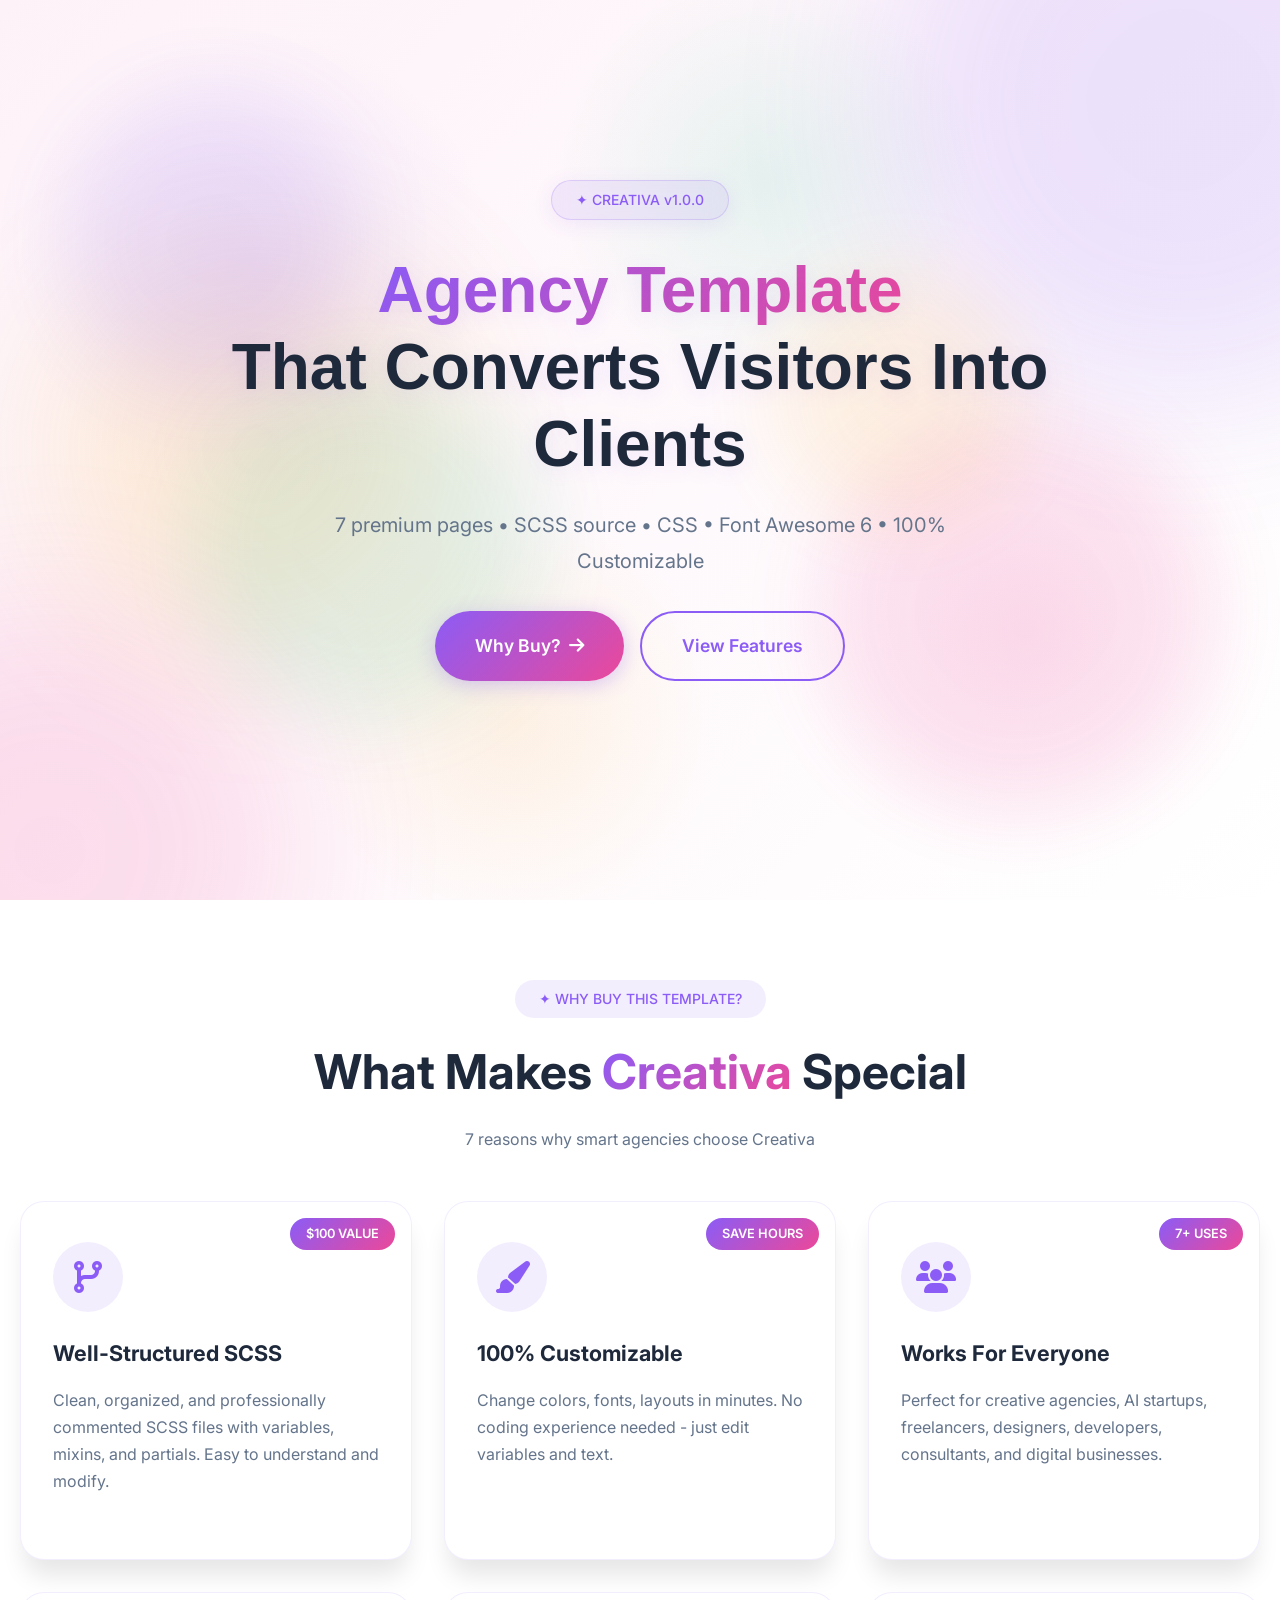
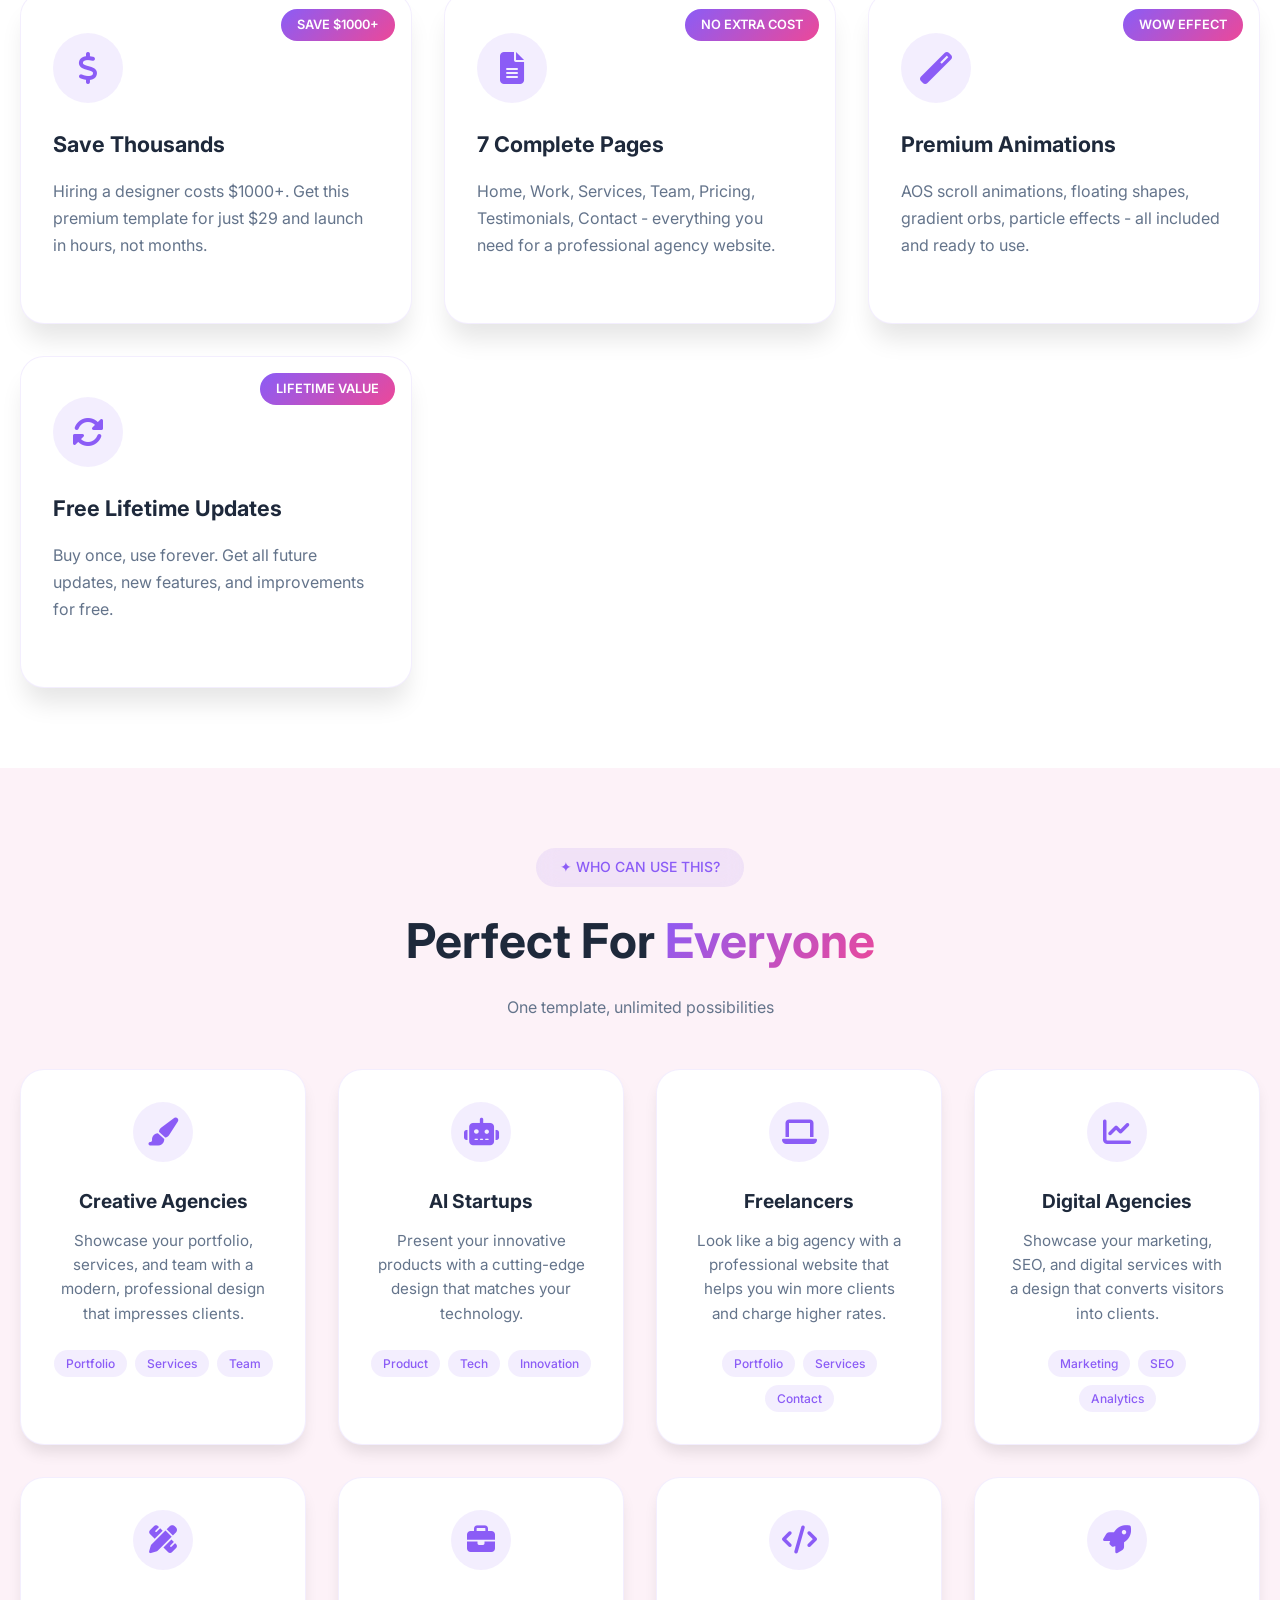
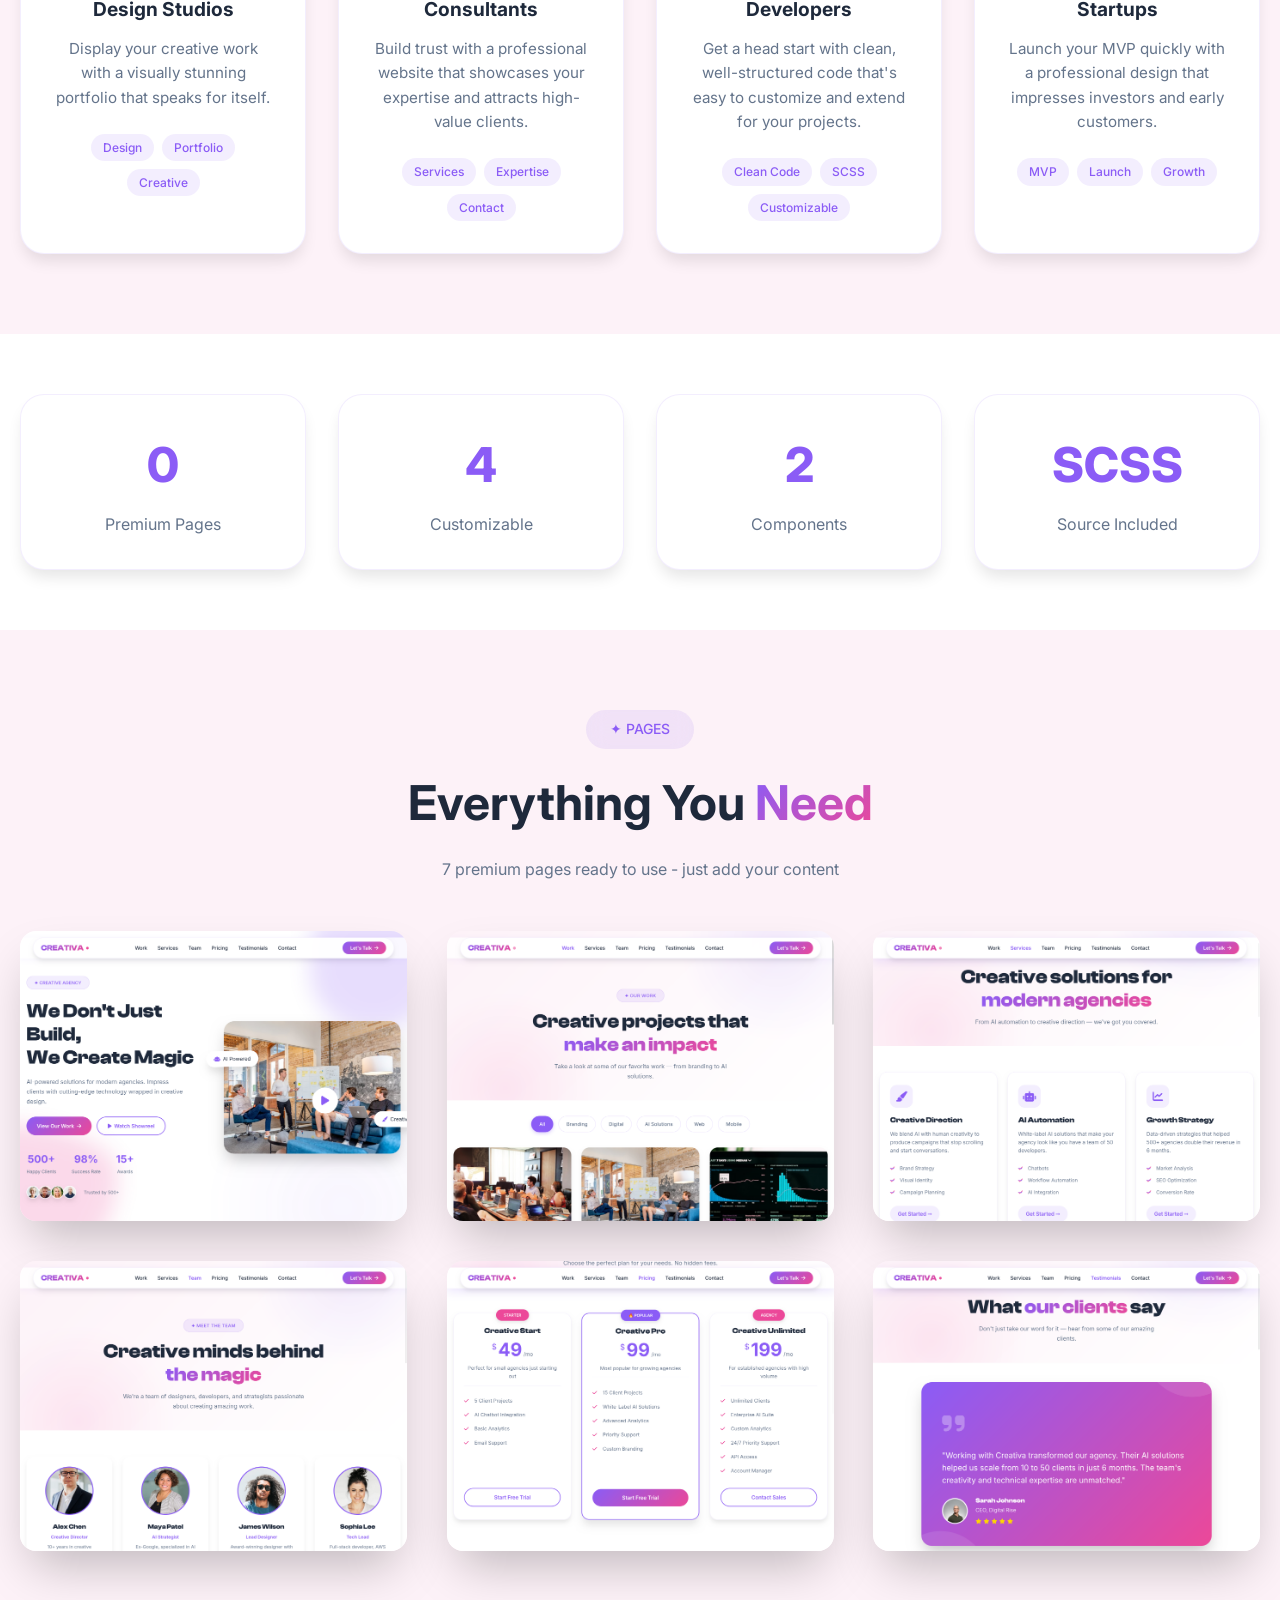
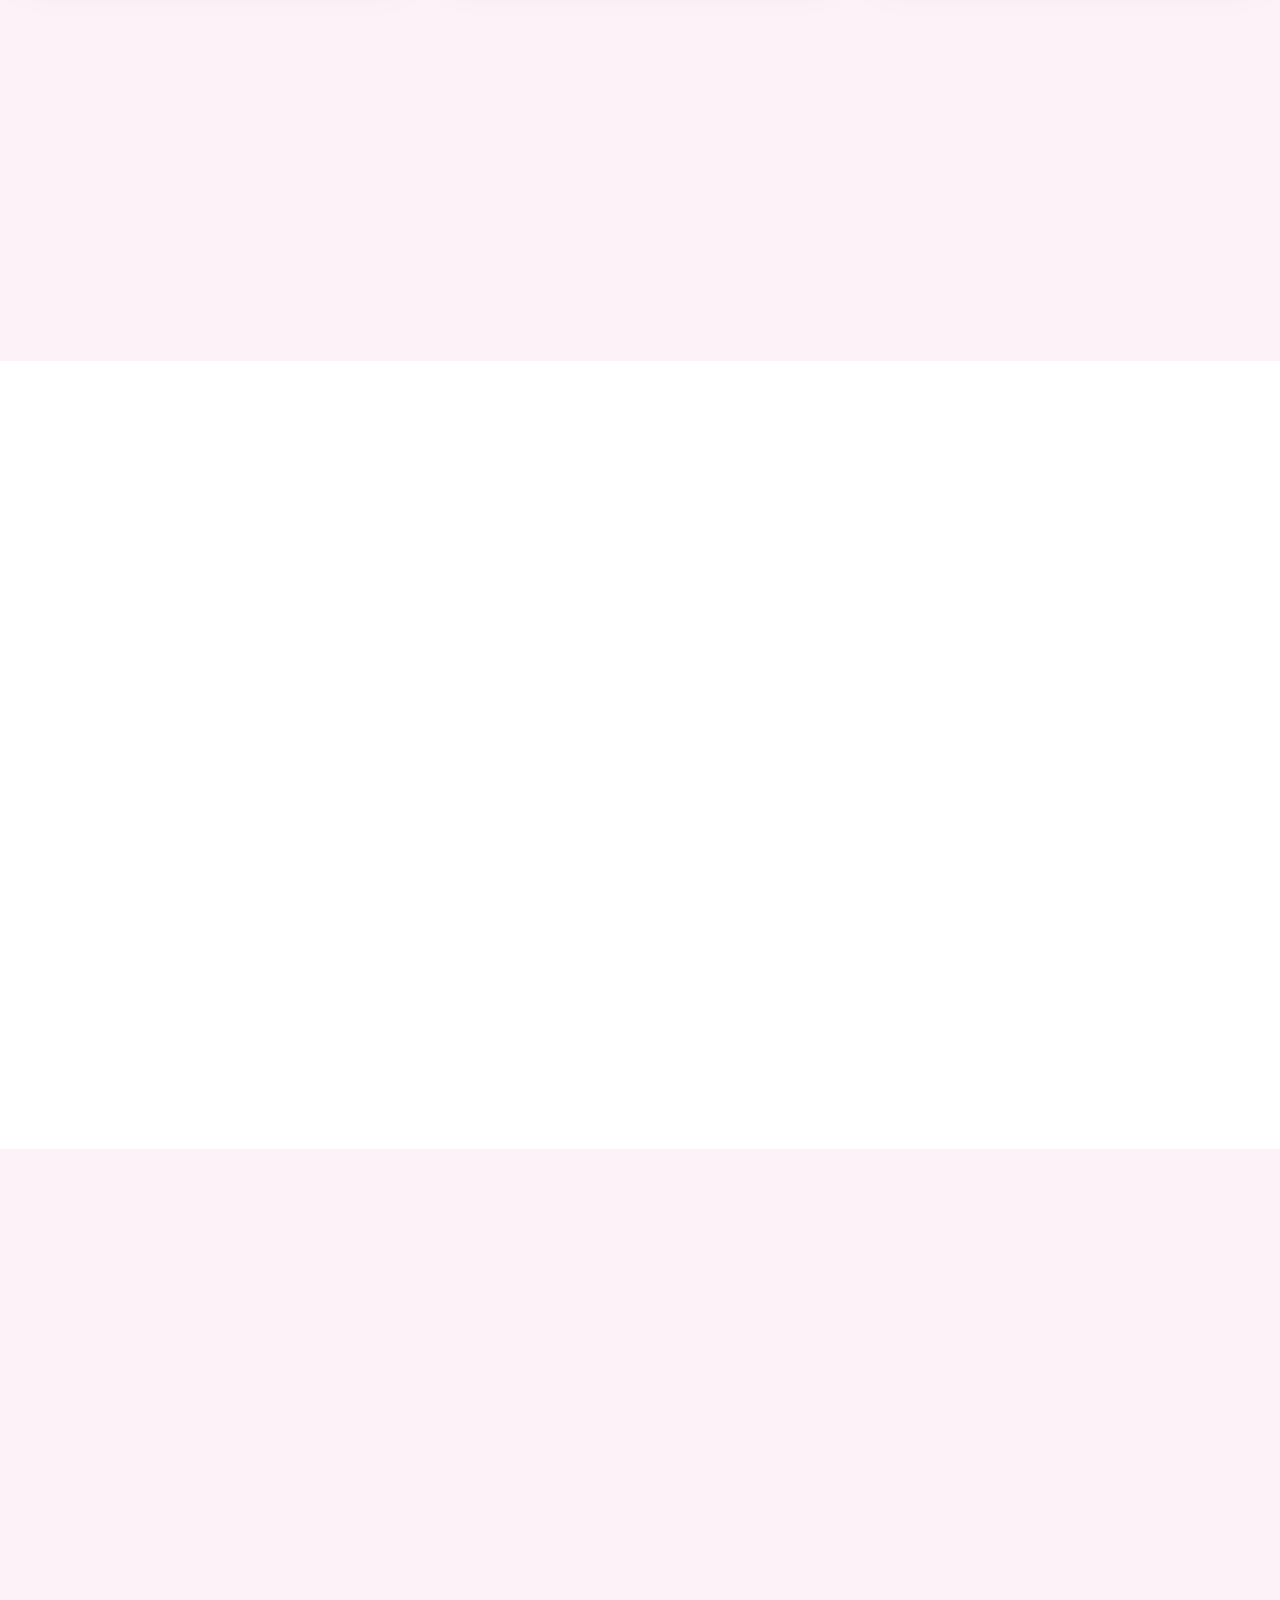
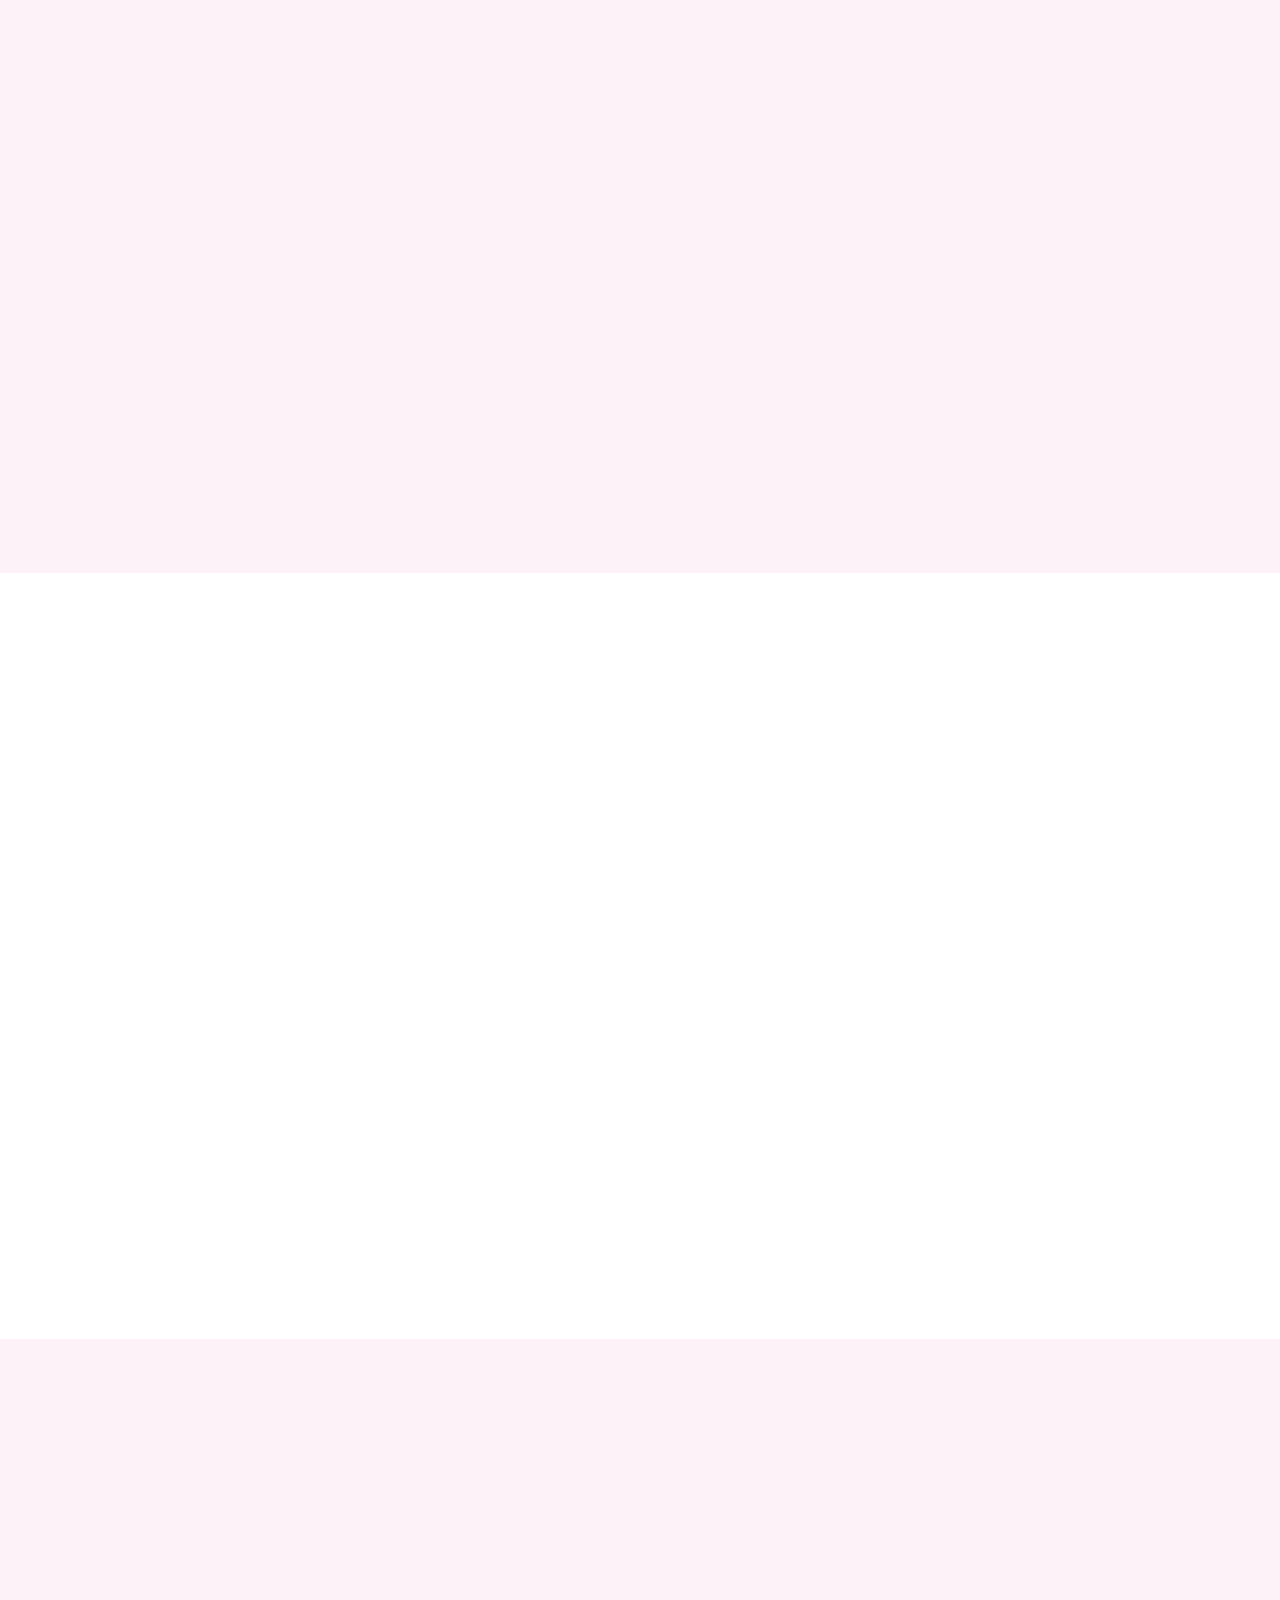
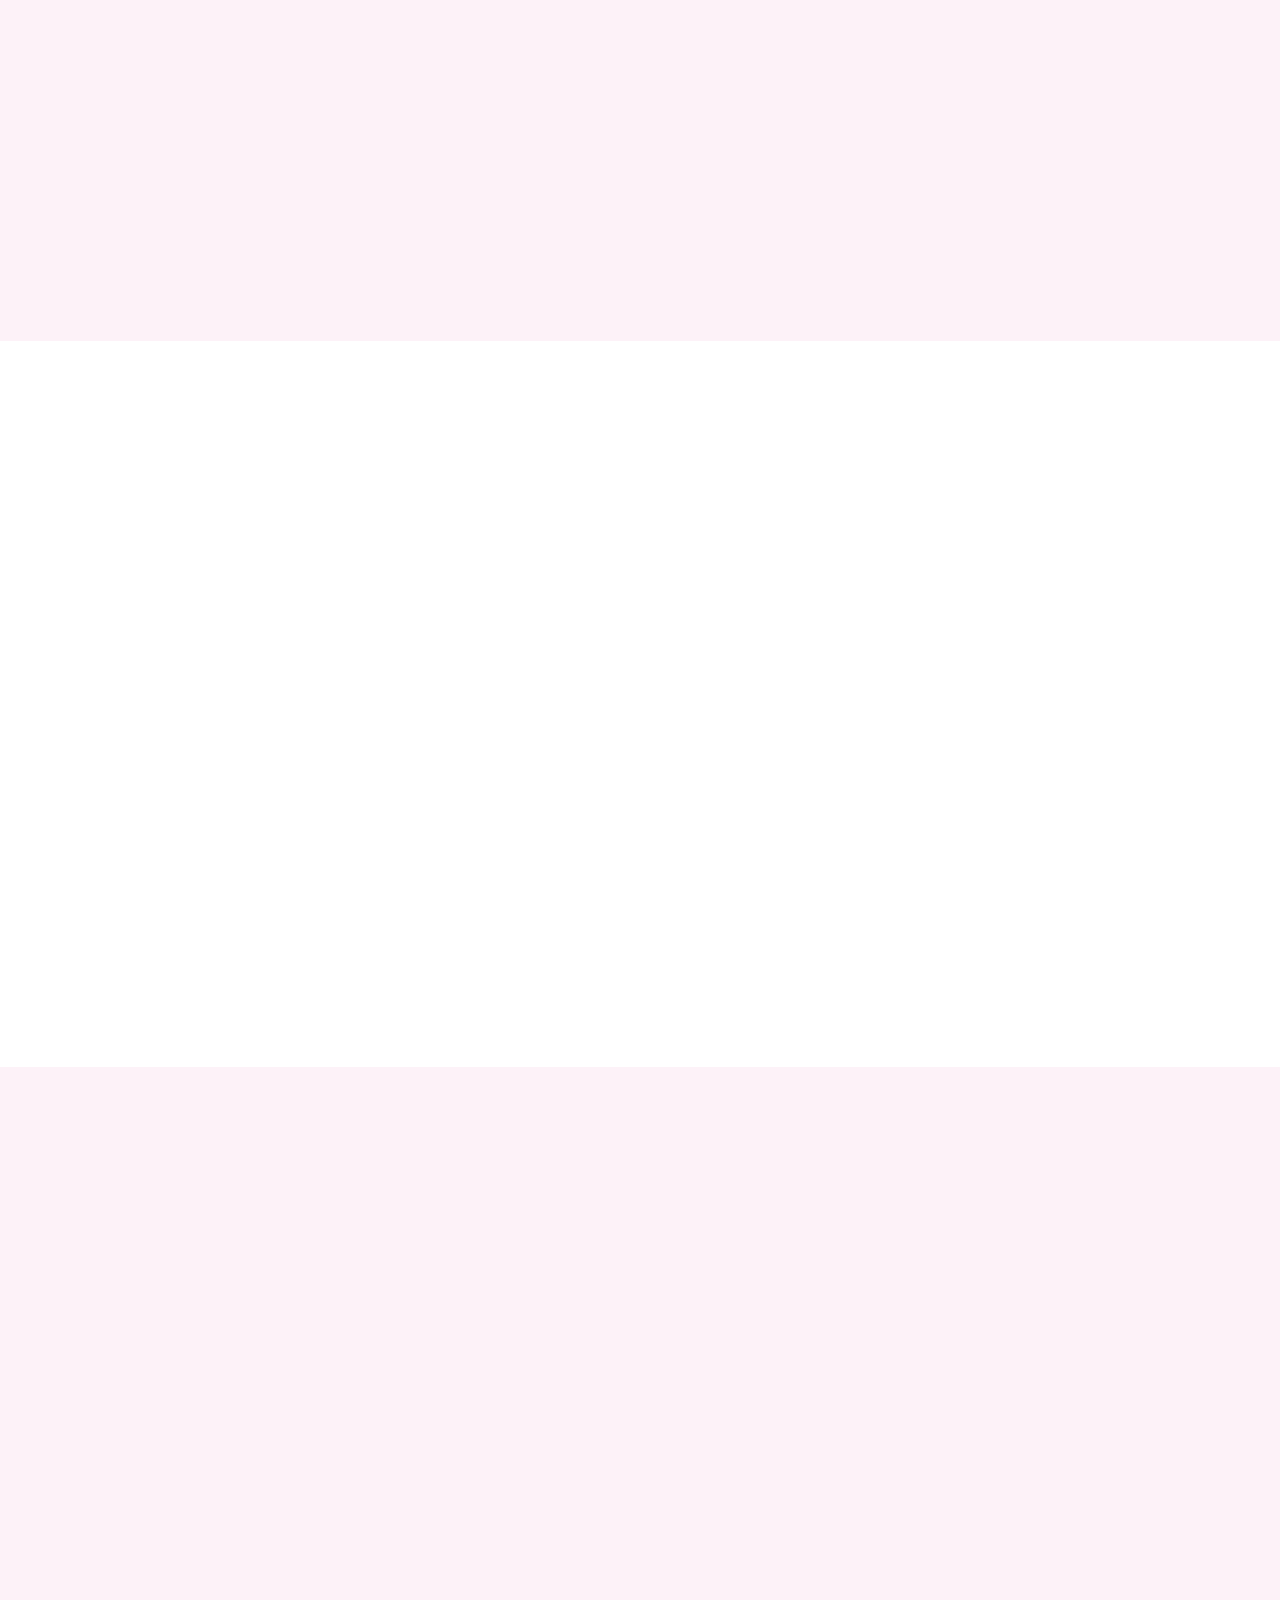
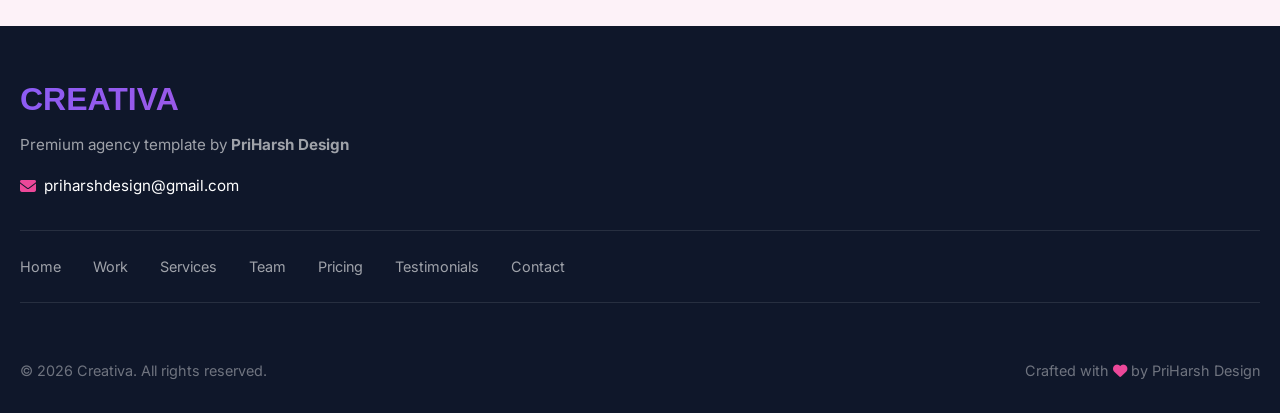
<file: index.html>
<!DOCTYPE html>
<html lang="en">

<head>
  <meta charset="UTF-8">
  <meta name="viewport" content="width=device-width, initial-scale=1.0, maximum-scale=5.0">

  <!-- Title & Description -->
  <title>Creativa — Premium Agency Template That Sells</title>
  <meta name="description"
    content="Creativa — Complete agency template with 7+ pages, SCSS source, and premium animations. Perfect for creative agencies, AI startups, and digital businesses.">
  <meta name="author" content="PriHarsh Design">

  <!-- Favicon -->
  <link rel="icon" type="image/png" href="welcome/favicon.ico">


  <!-- Google Fonts -->
  <link href="https://api.fontshare.com/v2/css?f[]=clash-display@400,500,600,700&f[]=sentient@400,500&display=swap"
    rel="stylesheet">
  <link href="https://fonts.googleapis.com/css2?family=Inter:wght@400;500;600;700&display=swap" rel="stylesheet">

  <!-- Font Awesome -->
  <link rel="stylesheet" href="https://cdnjs.cloudflare.com/ajax/libs/font-awesome/6.4.0/css/all.min.css">

  <!-- AOS Animation -->
  <link href="https://unpkg.com/aos@2.3.1/dist/aos.css" rel="stylesheet">

  <!-- Custom CSS -->
  <link rel="stylesheet" href="welcome/welcome.css">
</head>

<body>

  <!-- ======================================== -->
  <!-- PREMIUM LOADER -->
  <!-- ======================================== -->
  <div class="premium-loader">
    <div class="loader-content">
      <div class="loader-logo">CREATIVA</div>
      <div class="loader-progress">
        <div class="progress-bar"></div>
      </div>
    </div>
  </div>

  <!-- ======================================== -->
  <!-- HERO SECTION - CINEMATIC ANIMATIONS -->
  <!-- ======================================== -->
  <section class="hero-section">
    <div class="hero-background">
      <div class="gradient-orb orb-1"></div>
      <div class="gradient-orb orb-2"></div>
      <div class="gradient-orb orb-3"></div>
      <div class="particles"></div>
      <div class="floating-shapes">
        <div class="shape shape-1"></div>
        <div class="shape shape-2"></div>
        <div class="shape shape-3"></div>
        <div class="shape shape-4"></div>
      </div>
    </div>

    <div class="container">
      <div class="hero-content">
        <div class="hero-badge" data-aos="fade-down" data-aos-delay="100">
          <span class="badge-glow">✦ CREATIVA v1.0.0</span>
        </div>

        <h1 class="hero-title" data-aos="fade-up" data-aos-delay="200">
          <span class="gradient-text">Agency Template</span><br>
          That Converts Visitors Into Clients
        </h1>

        <p class="hero-description" data-aos="fade-up" data-aos-delay="300">
          7 premium pages • SCSS source • CSS • Font Awesome 6 • 100% Customizable
        </p>

        <div class="hero-buttons" data-aos="fade-up" data-aos-delay="400">
          <a href="#why-buy" class="btn-primary btn-large">
            <span>Why Buy?</span>
            <i class="fas fa-arrow-right"></i>
          </a>
          <a href="#features" class="btn-outline btn-large">
            <span>View Features</span>
          </a>
        </div>
      </div>
    </div>
  </section>

  <!-- ======================================== -->
  <!-- WHY BUY THIS PRODUCT SECTION  -->
  <!-- ======================================== -->
  <section class="why-buy-section" id="why-buy">
    <div class="container">
      <div class="section-header" data-aos="fade-up">
        <span class="section-badge">✦ WHY BUY THIS TEMPLATE?</span>
        <h2>What Makes <span class="gradient-text">Creativa</span> Special</h2>
        <p>7 reasons why smart agencies choose Creativa</p>
      </div>

      <div class="why-buy-grid">
        <!-- Reason 1: Professional SCSS Structure -->
        <div class="why-card" data-aos="flip-up">
          <div class="why-icon">
            <i class="fas fa-code-branch"></i>
          </div>
          <h3>Well-Structured SCSS</h3>
          <p>Clean, organized, and professionally commented SCSS files with variables, mixins, and partials. Easy to
            understand and modify.</p>
          <div class="why-badge">$100 VALUE</div>
        </div>

        <!-- Reason 2: 100% Customizable -->
        <div class="why-card" data-aos="flip-up" data-aos-delay="50">
          <div class="why-icon">
            <i class="fas fa-paint-brush"></i>
          </div>
          <h3>100% Customizable</h3>
          <p>Change colors, fonts, layouts in minutes. No coding experience needed - just edit variables and text.</p>
          <div class="why-badge">SAVE HOURS</div>
        </div>

        <!-- Reason 3: Multi-Purpose Usage -->
        <div class="why-card" data-aos="flip-up" data-aos-delay="100">
          <div class="why-icon">
            <i class="fas fa-users"></i>
          </div>
          <h3>Works For Everyone</h3>
          <p>Perfect for creative agencies, AI startups, freelancers, designers, developers, consultants, and digital
            businesses.</p>
          <div class="why-badge">7+ USES</div>
        </div>

        <!-- Reason 4: Save $1000s -->
        <div class="why-card" data-aos="flip-up" data-aos-delay="150">
          <div class="why-icon">
            <i class="fas fa-dollar-sign"></i>
          </div>
          <h3>Save Thousands</h3>
          <p>Hiring a designer costs $1000+. Get this premium template for just $29 and launch in hours, not months.</p>
          <div class="why-badge">SAVE $1000+</div>
        </div>

        <!-- Reason 5: 7 Ready Pages -->
        <div class="why-card" data-aos="flip-up" data-aos-delay="200">
          <div class="why-icon">
            <i class="fas fa-file-alt"></i>
          </div>
          <h3>7 Complete Pages</h3>
          <p>Home, Work, Services, Team, Pricing, Testimonials, Contact - everything you need for a professional agency
            website.</p>
          <div class="why-badge">NO EXTRA COST</div>
        </div>

        <!-- Reason 6: Premium Animations -->
        <div class="why-card" data-aos="flip-up" data-aos-delay="250">
          <div class="why-icon">
            <i class="fas fa-magic"></i>
          </div>
          <h3>Premium Animations</h3>
          <p>AOS scroll animations, floating shapes, gradient orbs, particle effects - all included and ready to use.
          </p>
          <div class="why-badge">WOW EFFECT</div>
        </div>

        <!-- Reason 7: Lifetime Updates -->
        <div class="why-card" data-aos="flip-up" data-aos-delay="300">
          <div class="why-icon">
            <i class="fas fa-sync-alt"></i>
          </div>
          <h3>Free Lifetime Updates</h3>
          <p>Buy once, use forever. Get all future updates, new features, and improvements for free.</p>
          <div class="why-badge">LIFETIME VALUE</div>
        </div>
      </div>
    </div>
  </section>

  <!-- ======================================== -->
  <!-- WHO CAN USE THIS SECTION - USE CASES -->
  <!-- ======================================== -->
  <section class="use-cases-section">
    <div class="container">
      <div class="section-header" data-aos="fade-up">
        <span class="section-badge">✦ WHO CAN USE THIS?</span>
        <h2>Perfect For <span class="gradient-text">Everyone</span></h2>
        <p>One template, unlimited possibilities</p>
      </div>

      <div class="use-cases-grid">
        <!-- Use Case 1: Creative Agencies -->
        <div class="use-card" data-aos="fade-up">
          <div class="use-icon">
            <i class="fas fa-paint-brush"></i>
          </div>
          <h3>Creative Agencies</h3>
          <p>Showcase your portfolio, services, and team with a modern, professional design that impresses clients.</p>
          <div class="use-tags">
            <span>Portfolio</span>
            <span>Services</span>
            <span>Team</span>
          </div>
        </div>

        <!-- Use Case 2: AI Startups -->
        <div class="use-card" data-aos="fade-up" data-aos-delay="50">
          <div class="use-icon">
            <i class="fas fa-robot"></i>
          </div>
          <h3>AI Startups</h3>
          <p>Present your innovative products with a cutting-edge design that matches your technology.</p>
          <div class="use-tags">
            <span>Product</span>
            <span>Tech</span>
            <span>Innovation</span>
          </div>
        </div>

        <!-- Use Case 3: Freelancers -->
        <div class="use-card" data-aos="fade-up" data-aos-delay="100">
          <div class="use-icon">
            <i class="fas fa-laptop"></i>
          </div>
          <h3>Freelancers</h3>
          <p>Look like a big agency with a professional website that helps you win more clients and charge higher rates.
          </p>
          <div class="use-tags">
            <span>Portfolio</span>
            <span>Services</span>
            <span>Contact</span>
          </div>
        </div>

        <!-- Use Case 4: Digital Agencies -->
        <div class="use-card" data-aos="fade-up" data-aos-delay="150">
          <div class="use-icon">
            <i class="fas fa-chart-line"></i>
          </div>
          <h3>Digital Agencies</h3>
          <p>Showcase your marketing, SEO, and digital services with a design that converts visitors into clients.</p>
          <div class="use-tags">
            <span>Marketing</span>
            <span>SEO</span>
            <span>Analytics</span>
          </div>
        </div>

        <!-- Use Case 5: Design Studios -->
        <div class="use-card" data-aos="fade-up" data-aos-delay="200">
          <div class="use-icon">
            <i class="fas fa-pencil-ruler"></i>
          </div>
          <h3>Design Studios</h3>
          <p>Display your creative work with a visually stunning portfolio that speaks for itself.</p>
          <div class="use-tags">
            <span>Design</span>
            <span>Portfolio</span>
            <span>Creative</span>
          </div>
        </div>

        <!-- Use Case 6: Consultants -->
        <div class="use-card" data-aos="fade-up" data-aos-delay="250">
          <div class="use-icon">
            <i class="fas fa-briefcase"></i>
          </div>
          <h3>Consultants</h3>
          <p>Build trust with a professional website that showcases your expertise and attracts high-value clients.</p>
          <div class="use-tags">
            <span>Services</span>
            <span>Expertise</span>
            <span>Contact</span>
          </div>
        </div>

        <!-- Use Case 7: Developers -->
        <div class="use-card" data-aos="fade-up" data-aos-delay="300">
          <div class="use-icon">
            <i class="fas fa-code"></i>
          </div>
          <h3>Developers</h3>
          <p>Get a head start with clean, well-structured code that's easy to customize and extend for your projects.
          </p>
          <div class="use-tags">
            <span>Clean Code</span>
            <span>SCSS</span>
            <span>Customizable</span>
          </div>
        </div>

        <!-- Use Case 8: Startups -->
        <div class="use-card" data-aos="fade-up" data-aos-delay="350">
          <div class="use-icon">
            <i class="fas fa-rocket"></i>
          </div>
          <h3>Startups</h3>
          <p>Launch your MVP quickly with a professional design that impresses investors and early customers.</p>
          <div class="use-tags">
            <span>MVP</span>
            <span>Launch</span>
            <span>Growth</span>
          </div>
        </div>
      </div>
    </div>
  </section>

  <!-- ======================================== -->
  <!-- STATS SECTION - ANIMATED COUNTERS -->
  <!-- ======================================== -->
  <section class="stats-section">
    <div class="container">
      <div class="stats-grid">
        <div class="stat-card" data-aos="fade-up">
          <div class="stat-number" data-target="7">0</div>
          <div class="stat-label">Premium Pages</div>
        </div>
        <div class="stat-card" data-aos="fade-up" data-aos-delay="100">
          <div class="stat-number" data-target="100">0</div>
          <div class="stat-label">Customizable</div>
        </div>
        <div class="stat-card" data-aos="fade-up" data-aos-delay="200">
          <div class="stat-number" data-target="50">0</div>
          <div class="stat-label">Components</div>
        </div>
        <div class="stat-card" data-aos="fade-up" data-aos-delay="300">
          <div class="stat-number">SCSS</div>
          <div class="stat-label">Source Included</div>
        </div>
      </div>
    </div>
  </section>

  <!-- ======================================== -->
  <!-- SHOWCASE SECTION - BIGGER PREMIUM CARDS -->
  <!-- ======================================== -->
  <section class="showcase-section" id="showcase">
    <div class="container">
      <div class="section-header" data-aos="fade-up">
        <span class="section-badge">✦ PAGES</span>
        <h2>Everything You <span class="gradient-text">Need</span></h2>
        <p>7 premium pages ready to use - just add your content</p>
      </div>

      <div class="showcase-grid">
        <!-- Home Page Card -->
        <div class="showcase-card" data-aos="flip-up">
          <div class="card-image">
            <img src="welcome/home.png" alt="Home Page">
            <div class="card-overlay">
              <span class="page-number">01</span>
              <h3>Home</h3>
              <p>Hero with showreel & services</p>
              <div class="card-features">
                <span>Showreel</span>
                <span>Stats</span>
                <span>Services</span>
              </div>
              <a href="xhtml/index.html" class="card-link" target="_blank">
                <span>Preview</span>
                <i class="fas fa-arrow-right"></i>
              </a>
            </div>
          </div>
        </div>

        <!-- Work Page Card -->
        <div class="showcase-card" data-aos="flip-up" data-aos-delay="50">
          <div class="card-image">
            <img src="welcome/work.png" alt="Work Page">
            <div class="card-overlay">
              <span class="page-number">02</span>
              <h3>Work</h3>
              <p>Portfolio with filter</p>
              <div class="card-features">
                <span>Portfolio</span>
                <span>Filter</span>
                <span>Projects</span>
              </div>
              <a href="xhtml/work.html" class="card-link" target="_blank">
                <span>Preview</span>
                <i class="fas fa-arrow-right"></i>
              </a>
            </div>
          </div>
        </div>

        <!-- Services Page Card -->
        <div class="showcase-card" data-aos="flip-up" data-aos-delay="100">
          <div class="card-image">
            <img src="welcome/servies.png" alt="Services Page">
            <div class="card-overlay">
              <span class="page-number">03</span>
              <h3>Services</h3>
              <p>6 service cards with features</p>
              <div class="card-features">
                <span>6 Services</span>
                <span>Features</span>
                <span>CTA</span>
              </div>
              <a href="xhtml/services.html" class="card-link" target="_blank">
                <span>Preview</span>
                <i class="fas fa-arrow-right"></i>
              </a>
            </div>
          </div>
        </div>

        <!-- Team Page Card -->
        <div class="showcase-card" data-aos="flip-up" data-aos-delay="150">
          <div class="card-image">
            <img src="welcome/teams.png" alt="Team Page">
            <div class="card-overlay">
              <span class="page-number">04</span>
              <h3>Team</h3>
              <p>8 team members with social links</p>
              <div class="card-features">
                <span>8 Members</span>
                <span>Social</span>
                <span>Bio</span>
              </div>
              <a href="xhtml/team.html" class="card-link" target="_blank">
                <span>Preview</span>
                <i class="fas fa-arrow-right"></i>
              </a>
            </div>
          </div>
        </div>

        <!-- Pricing Page Card -->
        <div class="showcase-card" data-aos="flip-up" data-aos-delay="200">
          <div class="card-image">
            <img src="welcome/pricing.png" alt="Pricing Page">
            <div class="card-overlay">
              <span class="page-number">05</span>
              <h3>Pricing</h3>
              <p>3 plans with features</p>
              <div class="card-features">
                <span>3 Plans</span>
                <span>Compare</span>
                <span>Features</span>
              </div>
              <a href="xhtml/pricing.html" class="card-link" target="_blank">
                <span>Preview</span>
                <i class="fas fa-arrow-right"></i>
              </a>
            </div>
          </div>
        </div>

        <!-- Testimonials Page Card -->
        <div class="showcase-card" data-aos="flip-up" data-aos-delay="250">
          <div class="card-image">
            <img src="welcome/testimonials.png" alt="Testimonials Page">
            <div class="card-overlay">
              <span class="page-number">06</span>
              <h3>Testimonials</h3>
              <p>6 client reviews with stats</p>
              <div class="card-features">
                <span>Reviews</span>
                <span>Stats</span>
                <span>Quotes</span>
              </div>
              <a href="xhtml/testimonials.html" class="card-link" target="_blank">
                <span>Preview</span>
                <i class="fas fa-arrow-right"></i>
              </a>
            </div>
          </div>
        </div>

        <!-- Contact Page Card -->
        <div class="showcase-card" data-aos="flip-up" data-aos-delay="300">
          <div class="card-image">
            <img src="welcome/contacts.png" alt="Contact Page">
            <div class="card-overlay">
              <span class="page-number">07</span>
              <h3>Contact</h3>
              <p>Form with map & details</p>
              <div class="card-features">
                <span>Form</span>
                <span>Map</span>
                <span>Details</span>
              </div>
              <a href="xhtml/contact.html" class="card-link" target="_blank">
                <span>Preview</span>
                <i class="fas fa-arrow-right"></i>
              </a>
            </div>
          </div>
        </div>
      </div>
    </div>
  </section>

  <!-- ======================================== -->
  <!-- TECH STACK SECTION -->
  <!-- ======================================== -->
  <section class="tech-section" id="tech-stack">
    <div class="container">
      <div class="section-header" data-aos="fade-up">
        <span class="section-badge">✦ TECH STACK</span>
        <h2>Built With <span class="gradient-text">Modern</span> Tech</h2>
        <p>Professional tools you'll love</p>
      </div>

      <div class="tech-grid">
        <div class="tech-item" data-aos="zoom-in">
          <i class="fab fa-html5"></i>
          <span>HTML5</span>
          <small>Semantic</small>
        </div>
        <div class="tech-item" data-aos="zoom-in" data-aos-delay="50">
          <i class="fab fa-css3-alt"></i>
          <span>CSS3</span>
          <small>Modern</small>
        </div>
        <div class="tech-item" data-aos="zoom-in" data-aos-delay="100">
          <i class="fab fa-sass"></i>
          <span>SCSS</span>
          <small>Source Included</small>
        </div>
        <div class="tech-item" data-aos="zoom-in" data-aos-delay="150">
          <i class="fab fa-js"></i>
          <span>JavaScript</span>
          <small>Vanilla</small>
        </div>
        <div class="tech-item" data-aos="zoom-in" data-aos-delay="250">
          <i class="fas fa-font"></i>
          <span>Google Fonts</span>
          <small>Premium</small>
        </div>
        <div class="tech-item" data-aos="zoom-in" data-aos-delay="300">
          <i class="fas fa-icons"></i>
          <span>Font Awesome</span>
          <small>6.0</small>
        </div>
        <div class="tech-item" data-aos="zoom-in" data-aos-delay="350">
          <i class="fas fa-mobile-alt"></i>
          <span>Responsive</span>
          <small>100%</small>
        </div>
      </div>
    </div>
  </section>

  <!-- ======================================== -->
  <!-- FEATURES SECTION -->
  <!-- ======================================== -->
  <section class="features-section" id="features">
    <div class="container">
      <div class="section-header" data-aos="fade-up">
        <span class="section-badge">✦ FEATURES</span>
        <h2>Why <span class="gradient-text">Creativa</span> Wins</h2>
        <p>Everything you need in one template</p>
      </div>

      <div class="features-grid">
        <div class="feature-card" data-aos="fade-up">
          <div class="feature-icon">
            <i class="fas fa-paint-brush"></i>
          </div>
          <h3>Modern Design</h3>
          <p>Premium gradient with asymmetrical layout that stands out</p>
        </div>
        <div class="feature-card" data-aos="fade-up" data-aos-delay="50">
          <div class="feature-icon">
            <i class="fas fa-code"></i>
          </div>
          <h3>Well-Structured SCSS</h3>
          <p>Clean variables, mixins, partials - easy to customize</p>
        </div>
        <div class="feature-card" data-aos="fade-up" data-aos-delay="100">
          <div class="feature-icon">
            <i class="fas fa-mobile-alt"></i>
          </div>
          <h3>100% Responsive</h3>
          <p>Perfect on all devices - phones, tablets, desktops</p>
        </div>
        <div class="feature-card" data-aos="fade-up" data-aos-delay="150">
          <div class="feature-icon">
            <i class="fas fa-rocket"></i>
          </div>
          <h3>Fast Loading</h3>
          <p>Optimized code for quick page loads</p>
        </div>
        <div class="feature-card" data-aos="fade-up" data-aos-delay="200">
          <div class="feature-icon">
            <i class="fas fa-file-alt"></i>
          </div>
          <h3>7+ Pages</h3>
          <p>Complete agency set - no extra purchases needed</p>
        </div>
        <div class="feature-card" data-aos="fade-up" data-aos-delay="250">
          <div class="feature-icon">
            <i class="fas fa-heart"></i>
          </div>
          <h3>Easy Customize</h3>
          <p>Change colors, fonts, text in minutes</p>
        </div>
        <div class="feature-card" data-aos="fade-up" data-aos-delay="300">
          <div class="feature-icon">
            <i class="fas fa-magic"></i>
          </div>
          <h3>Premium Animations</h3>
          <p>AOS, floating shapes, particles - included</p>
        </div>
        <div class="feature-card" data-aos="fade-up" data-aos-delay="350">
          <div class="feature-icon">
            <i class="fas fa-sync-alt"></i>
          </div>
          <h3>Free Updates</h3>
          <p>Lifetime updates and improvements</p>
        </div>
      </div>
    </div>
  </section>

  <!-- ======================================== -->
  <!-- CUSTOMIZATION GUIDE -->
  <!-- ======================================== -->
  <section class="customization-section" id="customization">
    <div class="container">
      <div class="section-header" data-aos="fade-up">
        <span class="section-badge">✦ EASY CUSTOMIZATION</span>
        <h2>Change in <span class="gradient-text">2 Minutes</span></h2>
        <p>No coding experience needed - just edit variables</p>
      </div>

      <div class="customization-grid">
        <div class="customization-card" data-aos="fade-right">
          <div class="card-icon">
            <i class="fas fa-palette"></i>
          </div>
          <h3>Change Colors</h3>
          <p>Open <code>scss/abstracts/_variables.scss</code></p>
          <div class="code-block">
            <pre><code>// Change these 2 lines
--primary: #8B5CF6;
--secondary: #EC4899;</code></pre>
          </div>
        </div>

        <div class="customization-card" data-aos="fade-up">
          <div class="card-icon">
            <i class="fas fa-font"></i>
          </div>
          <h3>Change Fonts</h3>
          <p>Edit in the same variables file</p>
          <div class="code-block">
            <pre><code>--font-display: 'Clash Display';
--font-primary: 'Inter';</code></pre>
          </div>
        </div>

        <div class="customization-card" data-aos="fade-left">
          <div class="card-icon">
            <i class="fas fa-file-code"></i>
          </div>
          <h3>Change Text</h3>
          <p>Edit any HTML file</p>
          <div class="code-block">
            <pre><code>&lt;h1&gt;Your Title&lt;/h1&gt;
&lt;p&gt;Your description&lt;/p&gt;</code></pre>
          </div>
        </div>
      </div>
    </div>
  </section>

  <!-- ======================================== -->
  <!-- QUICK START -->
  <!-- ======================================== -->
  <section class="howto-section">
    <div class="container">
      <div class="section-header" data-aos="fade-up">
        <span class="section-badge">✦ QUICK START</span>
        <h2>Go Live in <span class="gradient-text">5 Minutes</span></h2>
        <p>Simple 4-step process</p>
      </div>

      <div class="howto-grid">
        <div class="howto-card" data-aos="fade-right">
          <div class="step-number">01</div>
          <h3>Download</h3>
          <p>Extract the ZIP file</p>
        </div>
        <div class="howto-card" data-aos="fade-up">
          <div class="step-number">02</div>
          <h3>Edit</h3>
          <p>Change text & images</p>
        </div>
        <div class="howto-card" data-aos="fade-left">
          <div class="step-number">03</div>
          <h3>Upload</h3>
          <p>Deploy to server</p>
        </div>
        <div class="howto-card" data-aos="fade-right" data-aos-delay="100">
          <div class="step-number">04</div>
          <h3>Done!</h3>
          <p>Site is live</p>
        </div>
      </div>
    </div>
  </section>

  <!-- ======================================== -->
  <!-- FAQ SECTION -->
  <!-- ======================================== -->
  <section class="faq-section">
    <div class="container">
      <div class="section-header" data-aos="fade-up">
        <span class="section-badge">✦ FAQ</span>
        <h2>Quick <span class="gradient-text">Answers</span></h2>
        <p>Everything you need to know</p>
      </div>

      <div class="faq-grid">
        <div class="faq-item" data-aos="fade-up">
          <div class="faq-question">
            <h3>Do I need coding skills?</h3>
            <i class="fas fa-chevron-down"></i>
          </div>
          <div class="faq-answer">
            <p>Basic HTML and CSS knowledge is helpful. You can easily customize colors, fonts, and content.</p>
          </div>
        </div>

        <div class="faq-item" data-aos="fade-up" data-aos-delay="50">
          <div class="faq-question">
            <h3>Is the SCSS well structured?</h3>
            <i class="fas fa-chevron-down"></i>
          </div>
          <div class="faq-answer">
            <p>Yes, the SCSS is organized with variables, mixins, and modular structure for easy customization.</p>
          </div>
        </div>

        <div class="faq-item" data-aos="fade-up" data-aos-delay="100">
          <div class="faq-question">
            <h3>Can I customize this template?</h3>
            <i class="fas fa-chevron-down"></i>
          </div>
          <div class="faq-answer">
            <p>Yes, you can fully customize layout, colors, fonts, and content according to your needs.</p>
          </div>
        </div>

        <div class="faq-item" data-aos="fade-up" data-aos-delay="150">
          <div class="faq-question">
            <h3>What if I need help?</h3>
            <i class="fas fa-chevron-down"></i>
          </div>
          <div class="faq-answer">
            <p>Support is available via email: <a href="mailto:priharshdesign@gmail.com">priharshdesign@gmail.com</a>
            </p>
          </div>
        </div>
      </div>
    </div>
  </section>

  <!-- ======================================== -->
  <!-- CTA SECTION - PREMIUM -->
  <!-- ======================================== -->
  <section class="cta-section">
    <div class="container">
      <div class="cta-card" data-aos="zoom-in">
        <h2>Get <span class="gradient-text">Creativa</span> Today</h2>
        <p class="cta-price">Modern portfolio solution • Clean design • Built for creators</p>
        <div class="value-badge">Professional & fully customizable template</div>
        <div class="cta-buttons">
          <a href="https://wrapmarket.com/shop/PriHarshDesign" class="btn-primary btn-large">
            <span>Purchase Now</span>
            <i class="fas fa-shopping-cart"></i>
          </a>
        </div>
        <div class="trust-badge">
          <i class="fas fa-shield-alt"></i>
          <span> • Free updates • 24/7 support</span>
        </div>
      </div>
    </div>
  </section>

  <!-- ======================================== -->
  <!-- FOOTER - PREMIUM -->
  <!-- ======================================== -->
  <footer class="welcome-footer">
    <div class="container">
      <div class="footer-content">
        <div class="footer-brand">
          <div class="logo">CREATIVA</div>
          <p>Premium agency template by <strong>PriHarsh Design</strong></p>
          <div class="support-email">
            <i class="fas fa-envelope"></i>
            <a href="mailto:priharshdesign@gmail.com">priharshdesign@gmail.com</a>
          </div>
        </div>
        <div class="footer-links">
          <a href="./xhtml/index.html">Home</a>
          <a href="./xhtml/work.html">Work</a>
          <a href="./xhtml/services.html">Services</a>
          <a href="./xhtml/team.html">Team</a>
          <a href="./xhtml/pricing.html">Pricing</a>
          <a href="./xhtml/testimonials.html">Testimonials</a>
          <a href="./xhtml/contact.html">Contact</a>
        </div>
        <div class="footer-copyright">
          <p>© 2025 Creativa. All rights reserved.</p>
          <p class="credit">Crafted with <i class="fas fa-heart"></i> by PriHarsh Design</p>
        </div>
      </div>
    </div>
  </footer>

  <!-- Back to Top -->
  <button class="back-to-top">
    <i class="fas fa-arrow-up"></i>
  </button>

  <!-- Scripts -->
  <script src="https://unpkg.com/aos@2.3.1/dist/aos.js"></script>
  <script src="welcome/welcome.js"></script>
</body>

</html>
</file>
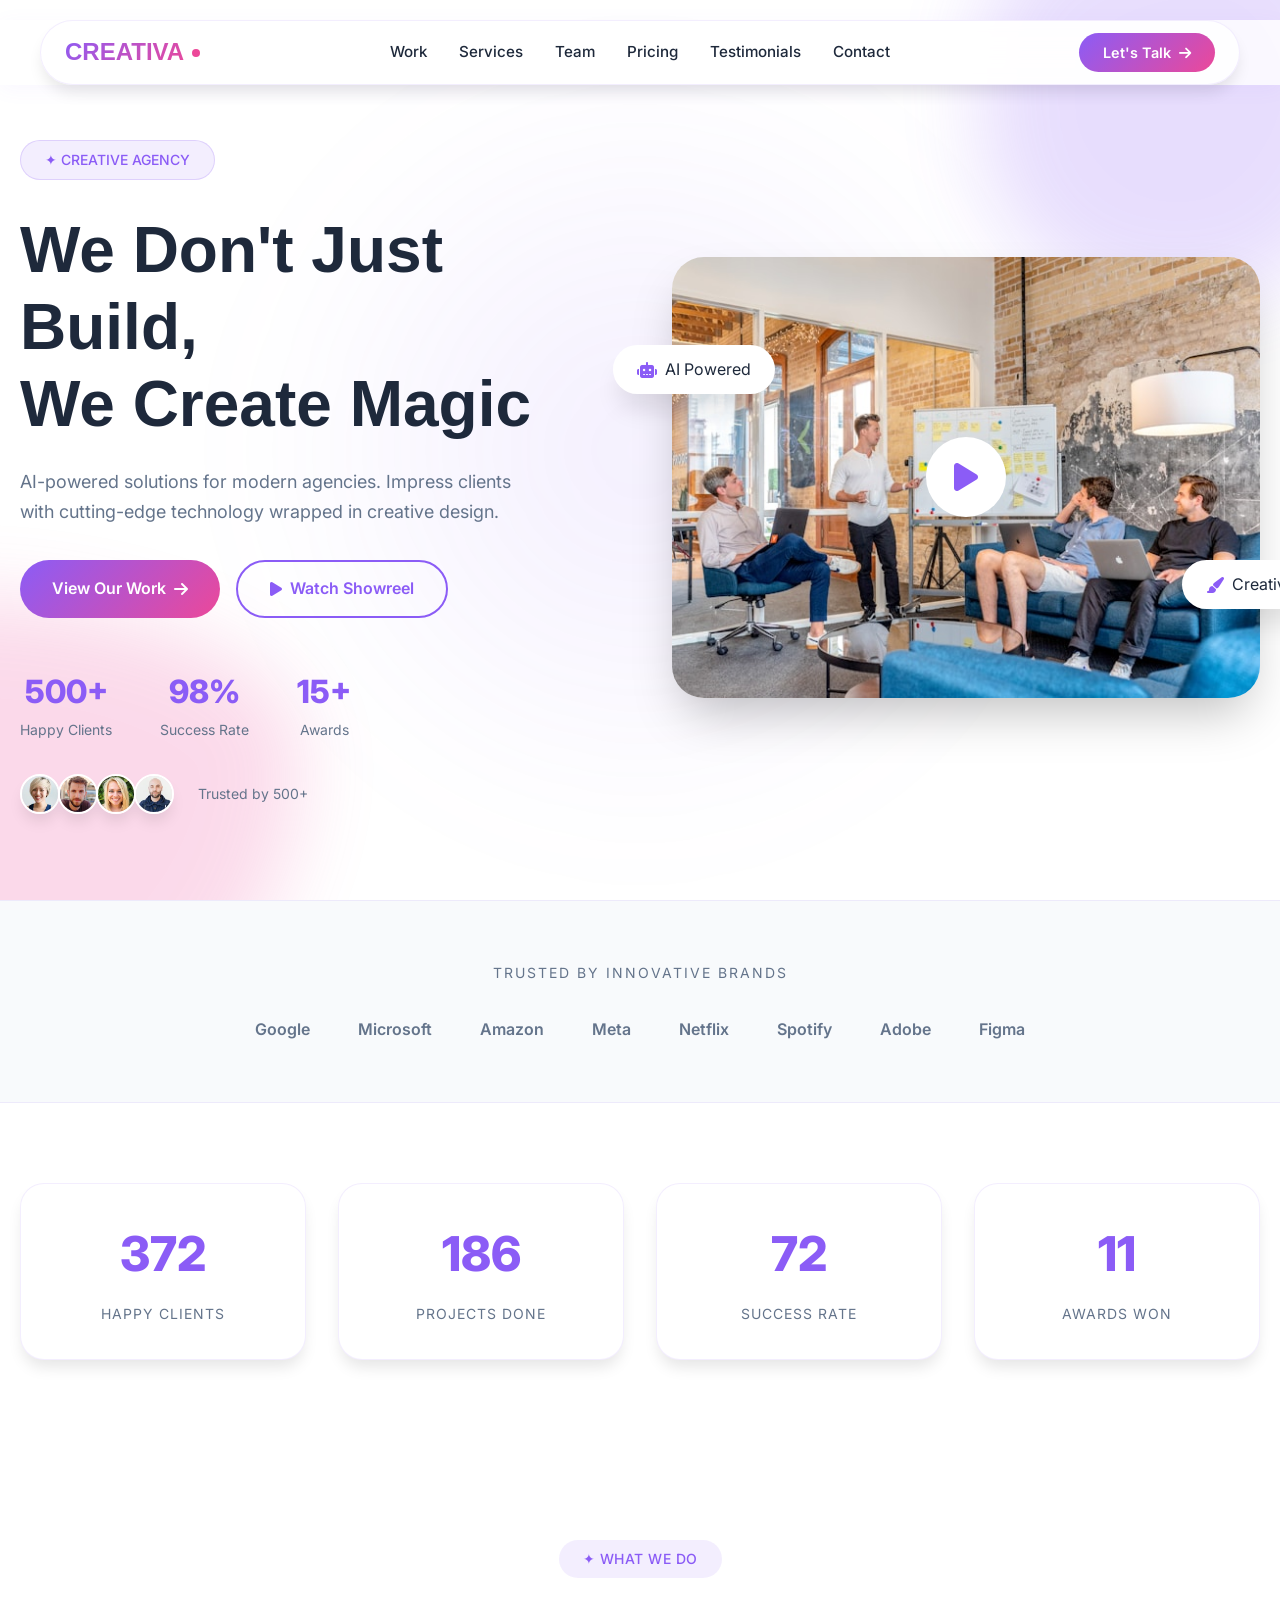
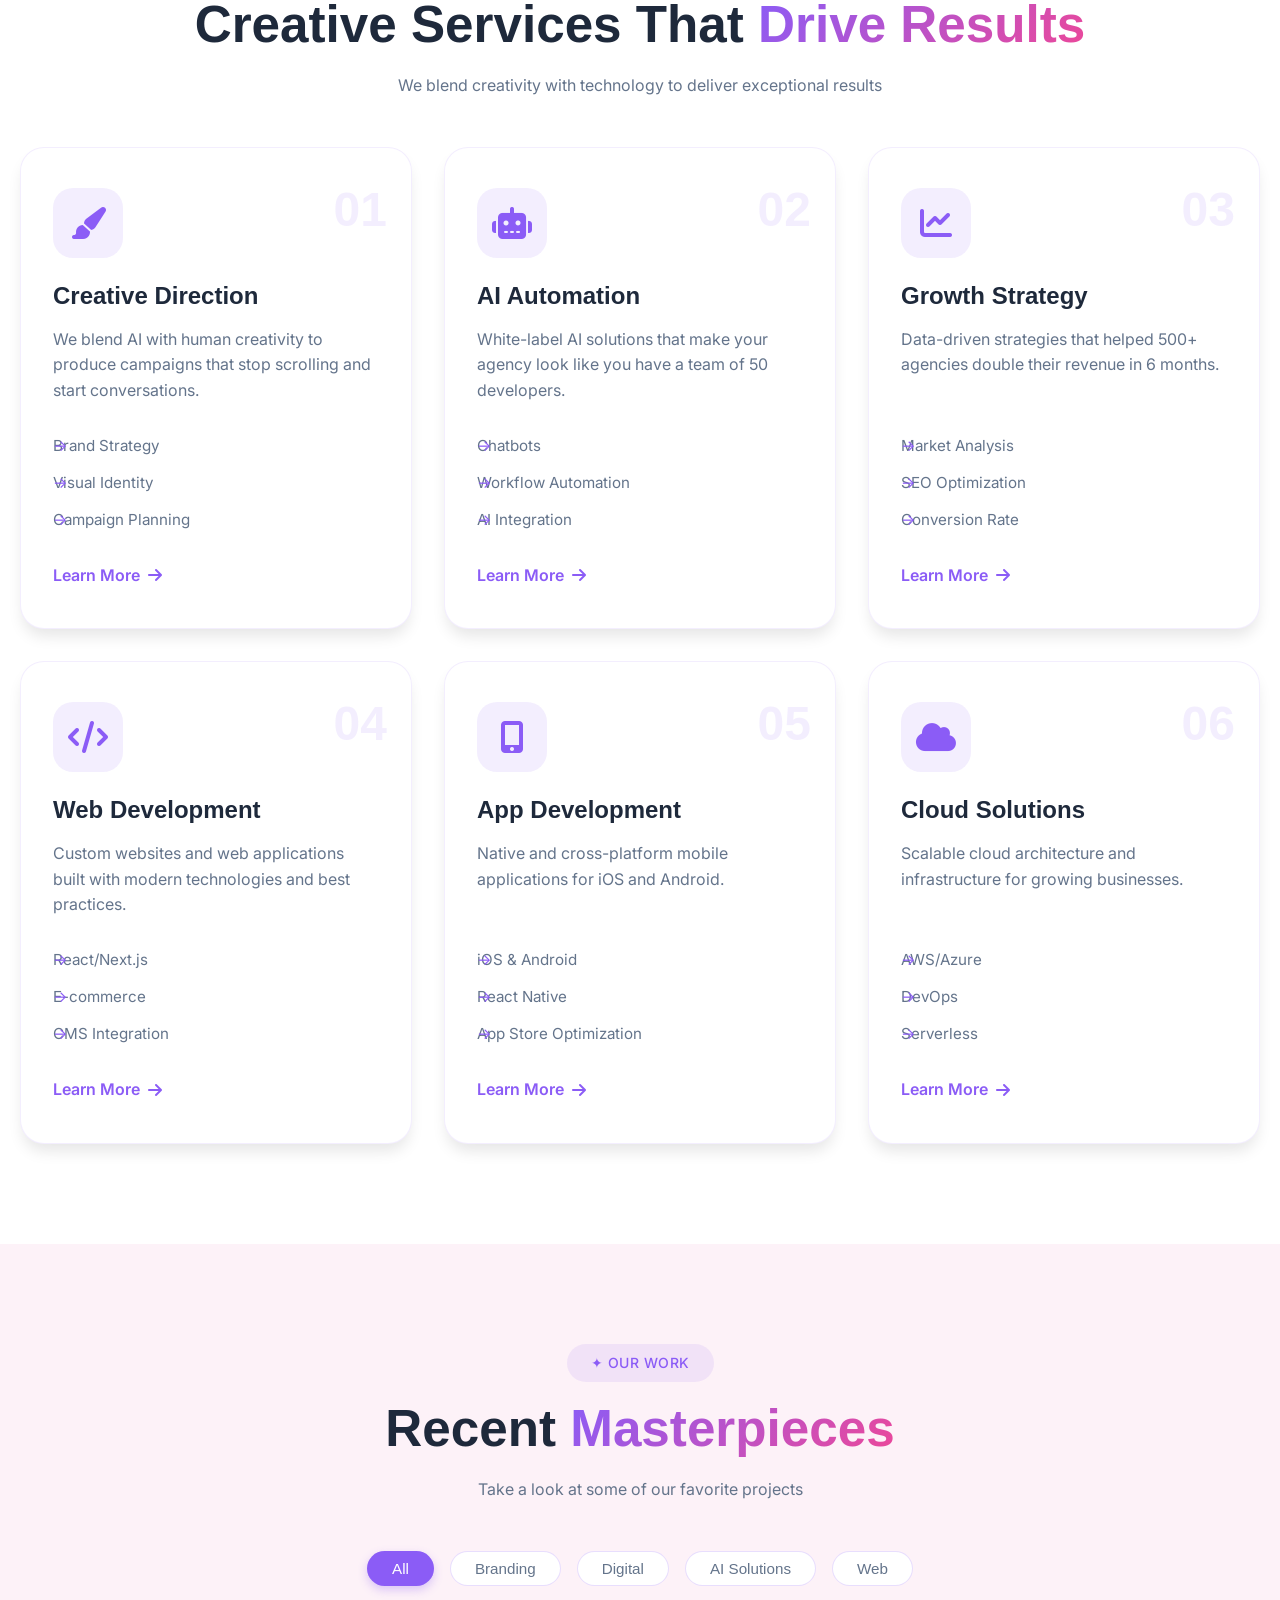
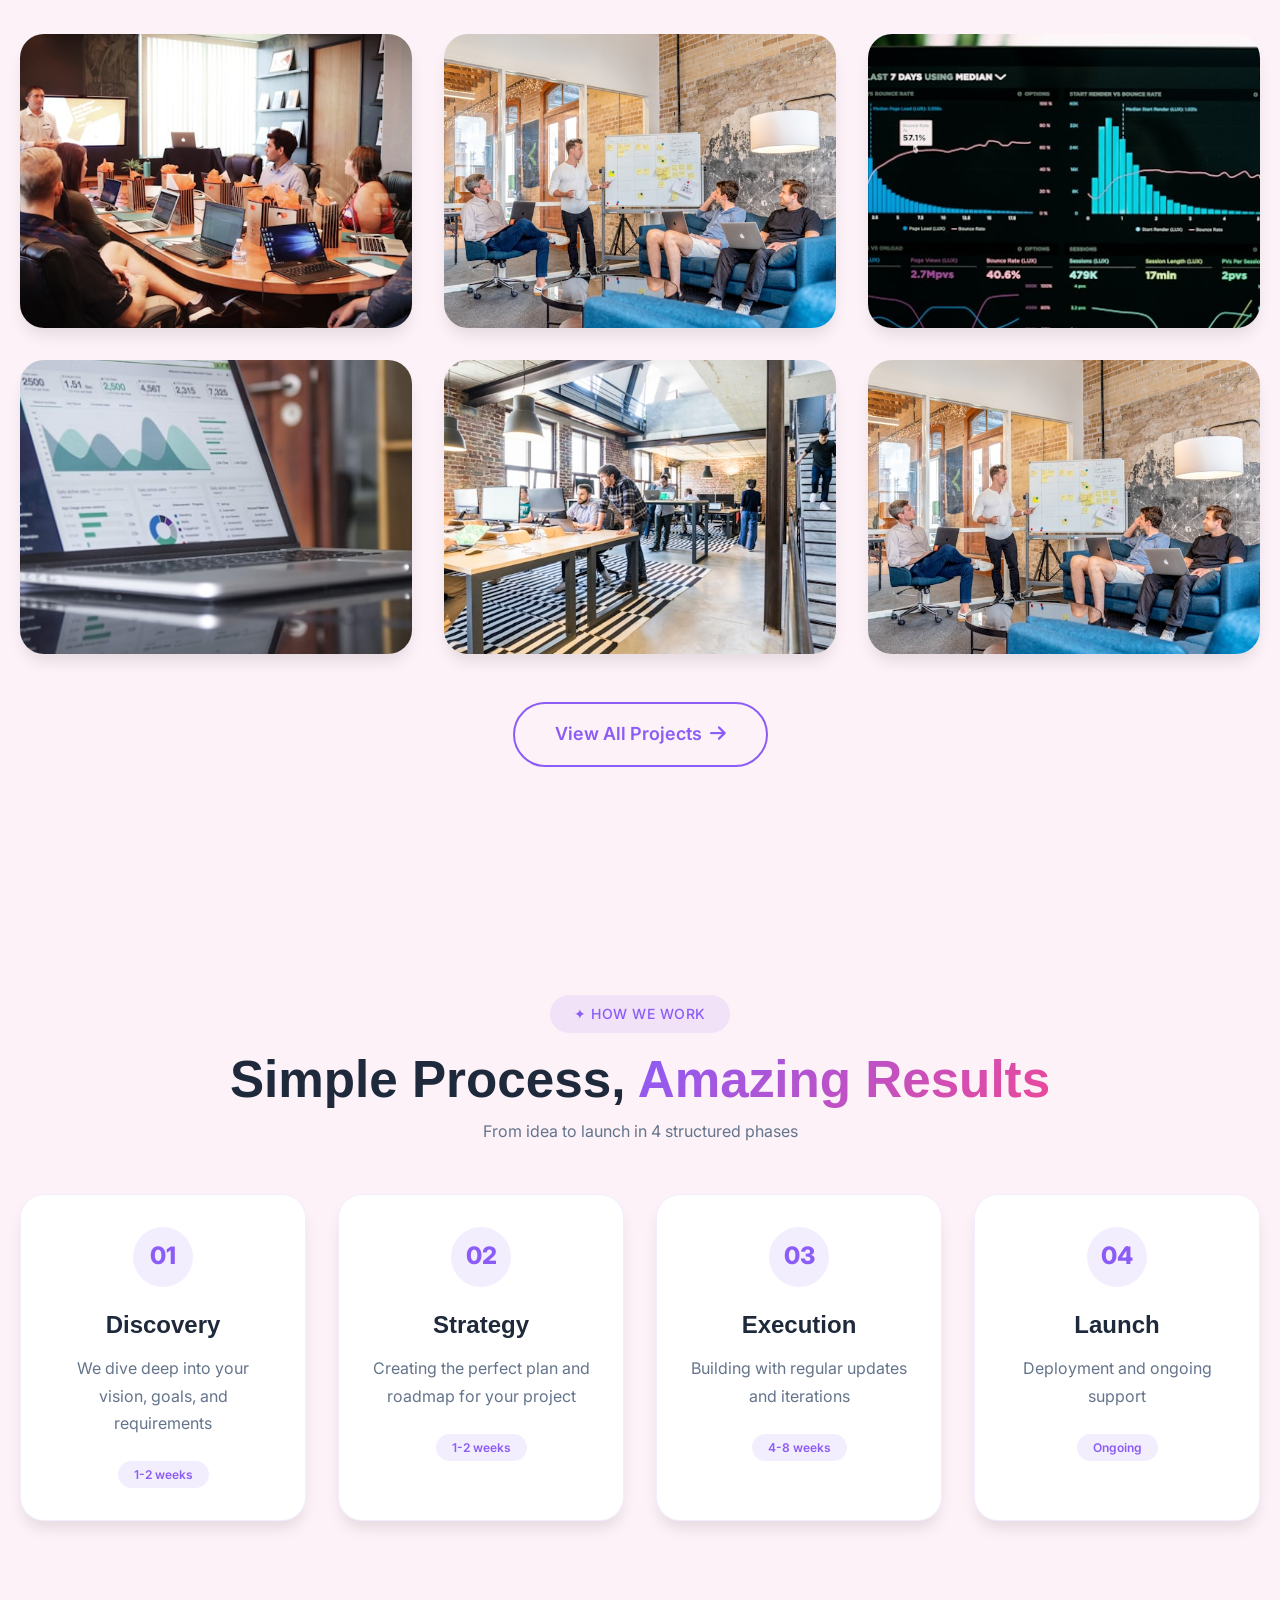
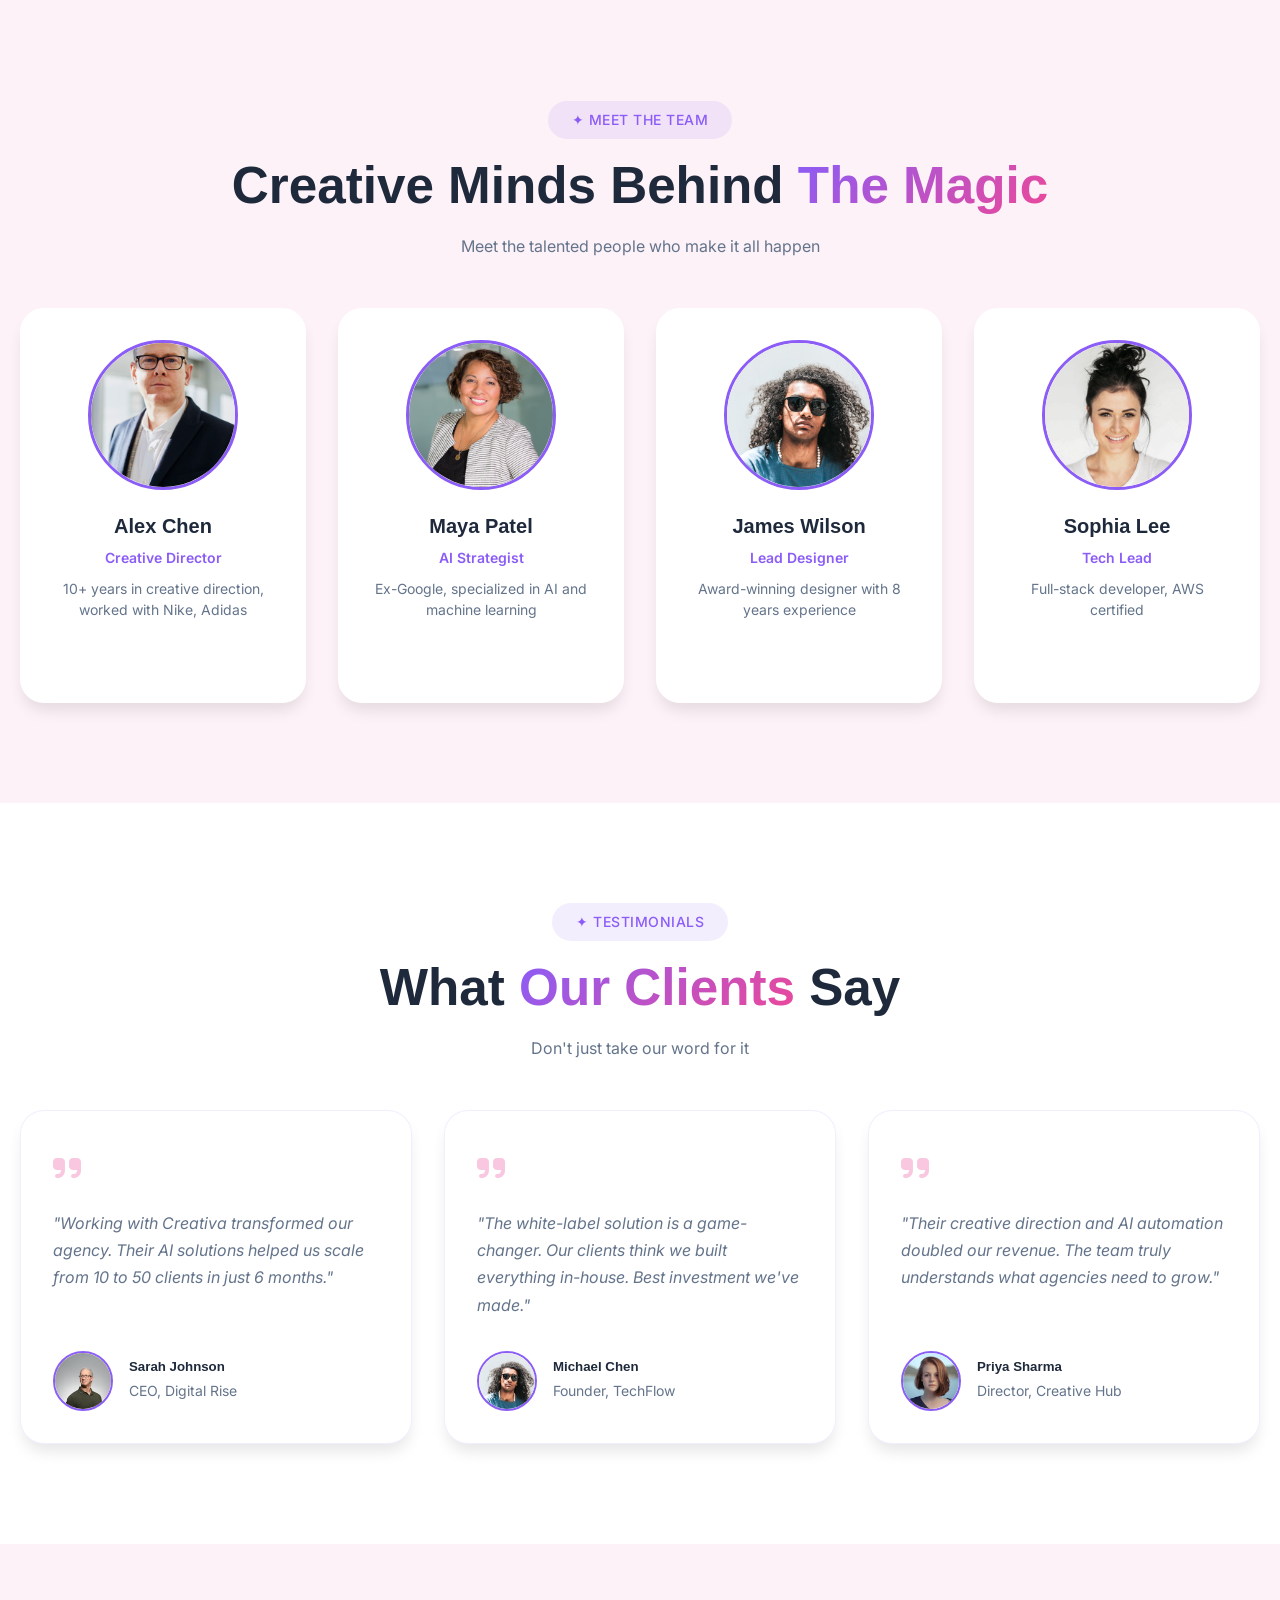
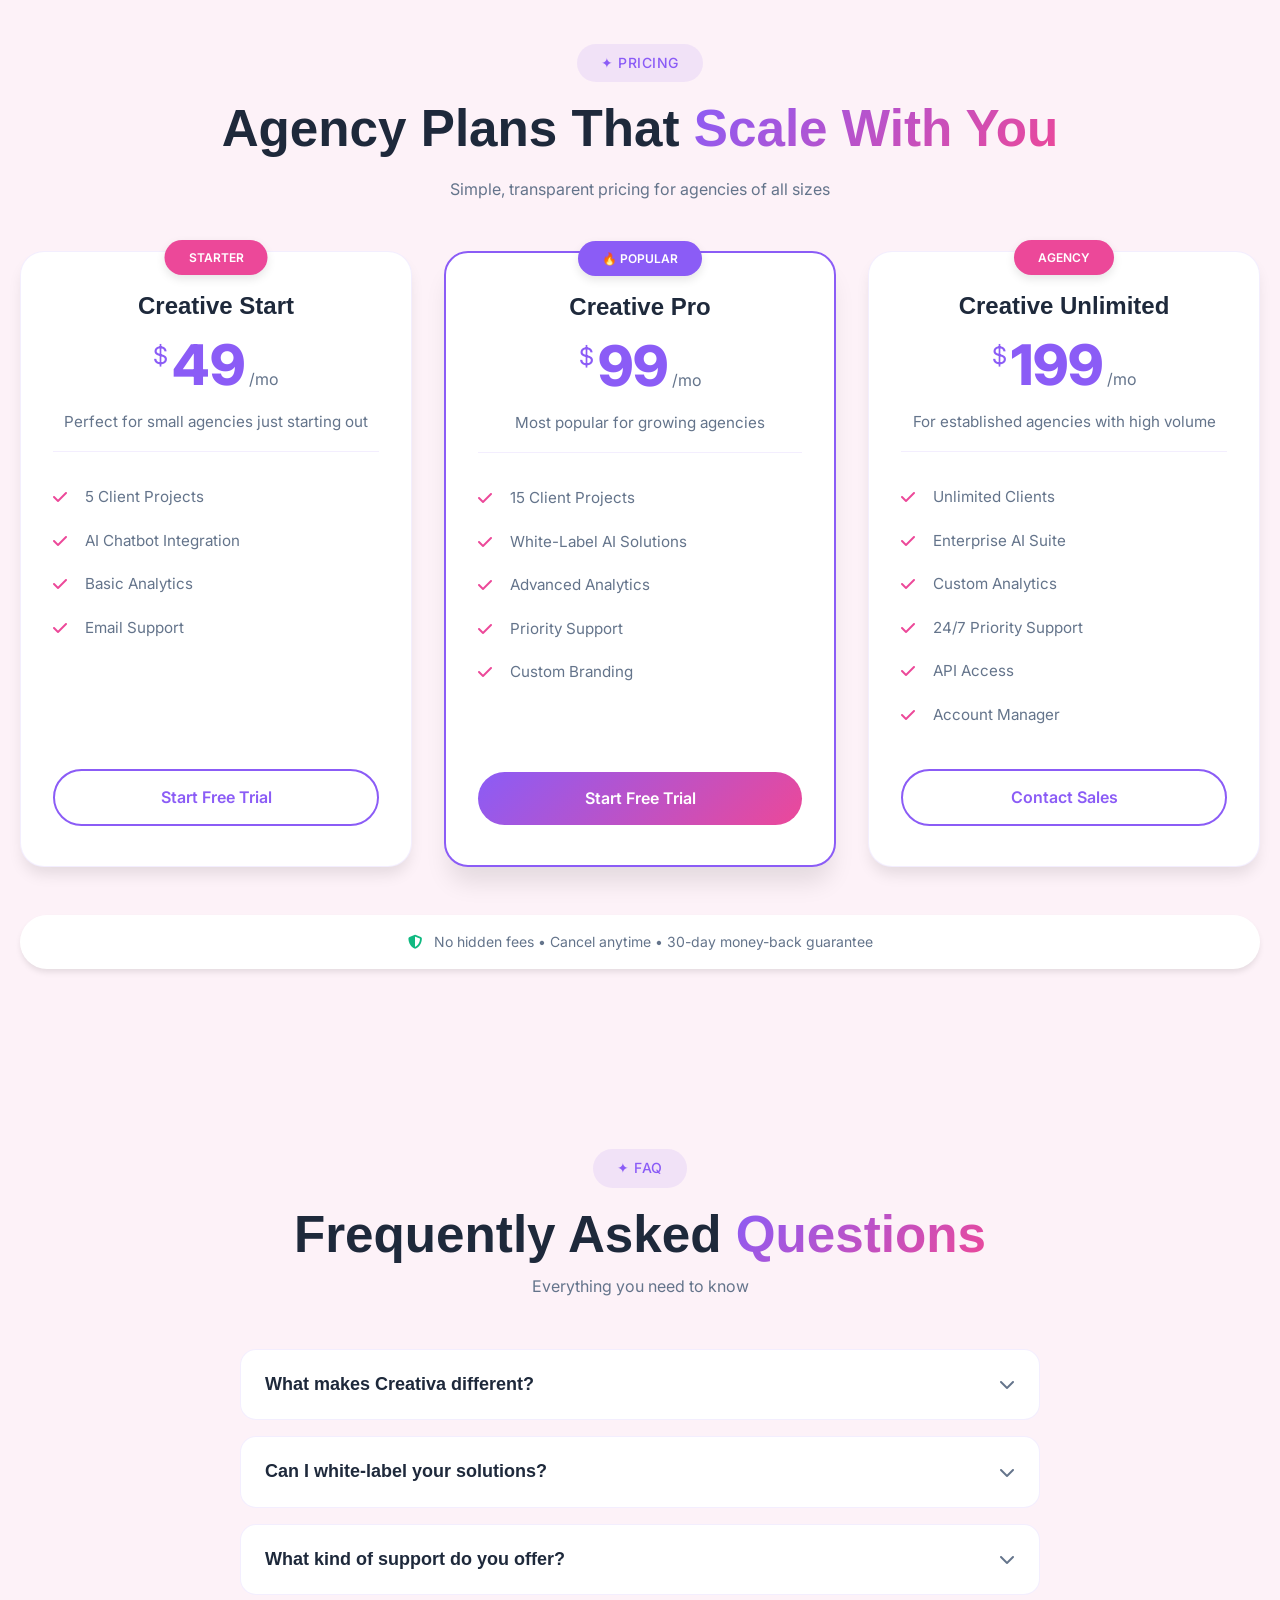
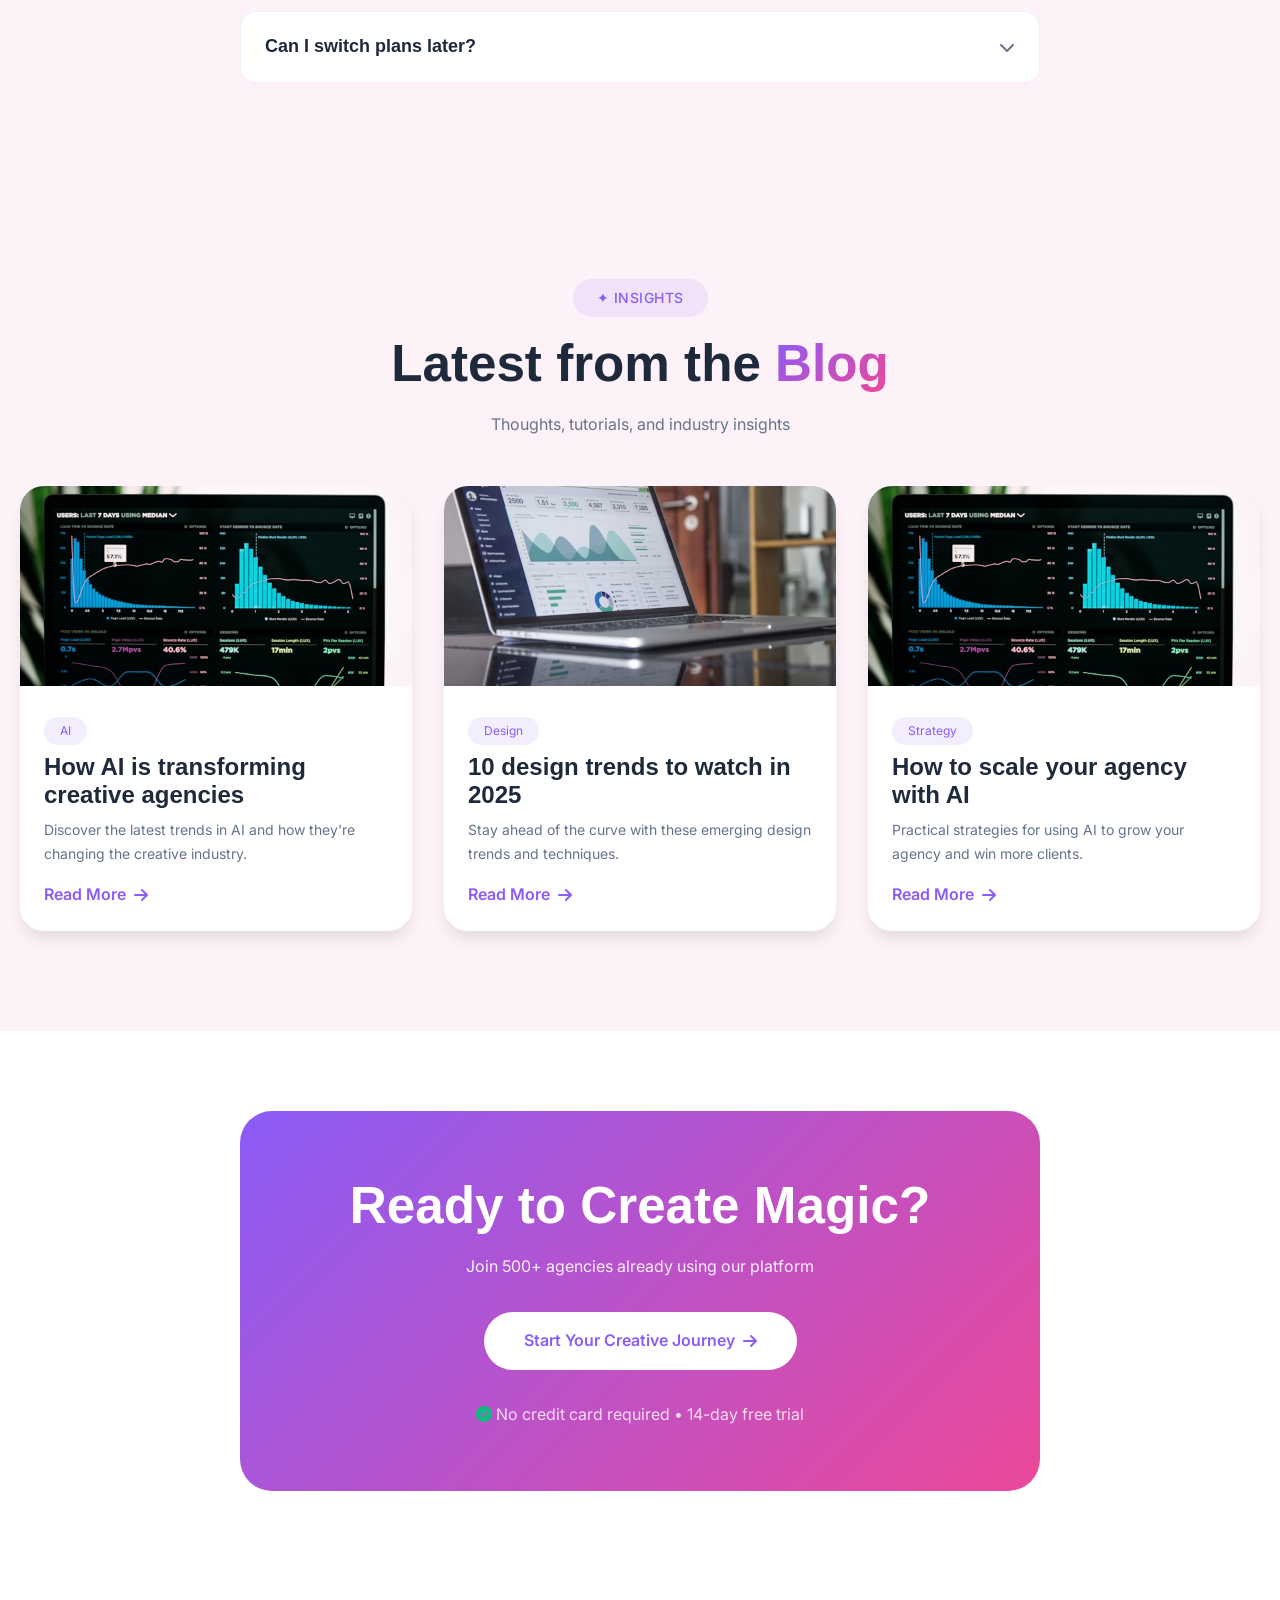
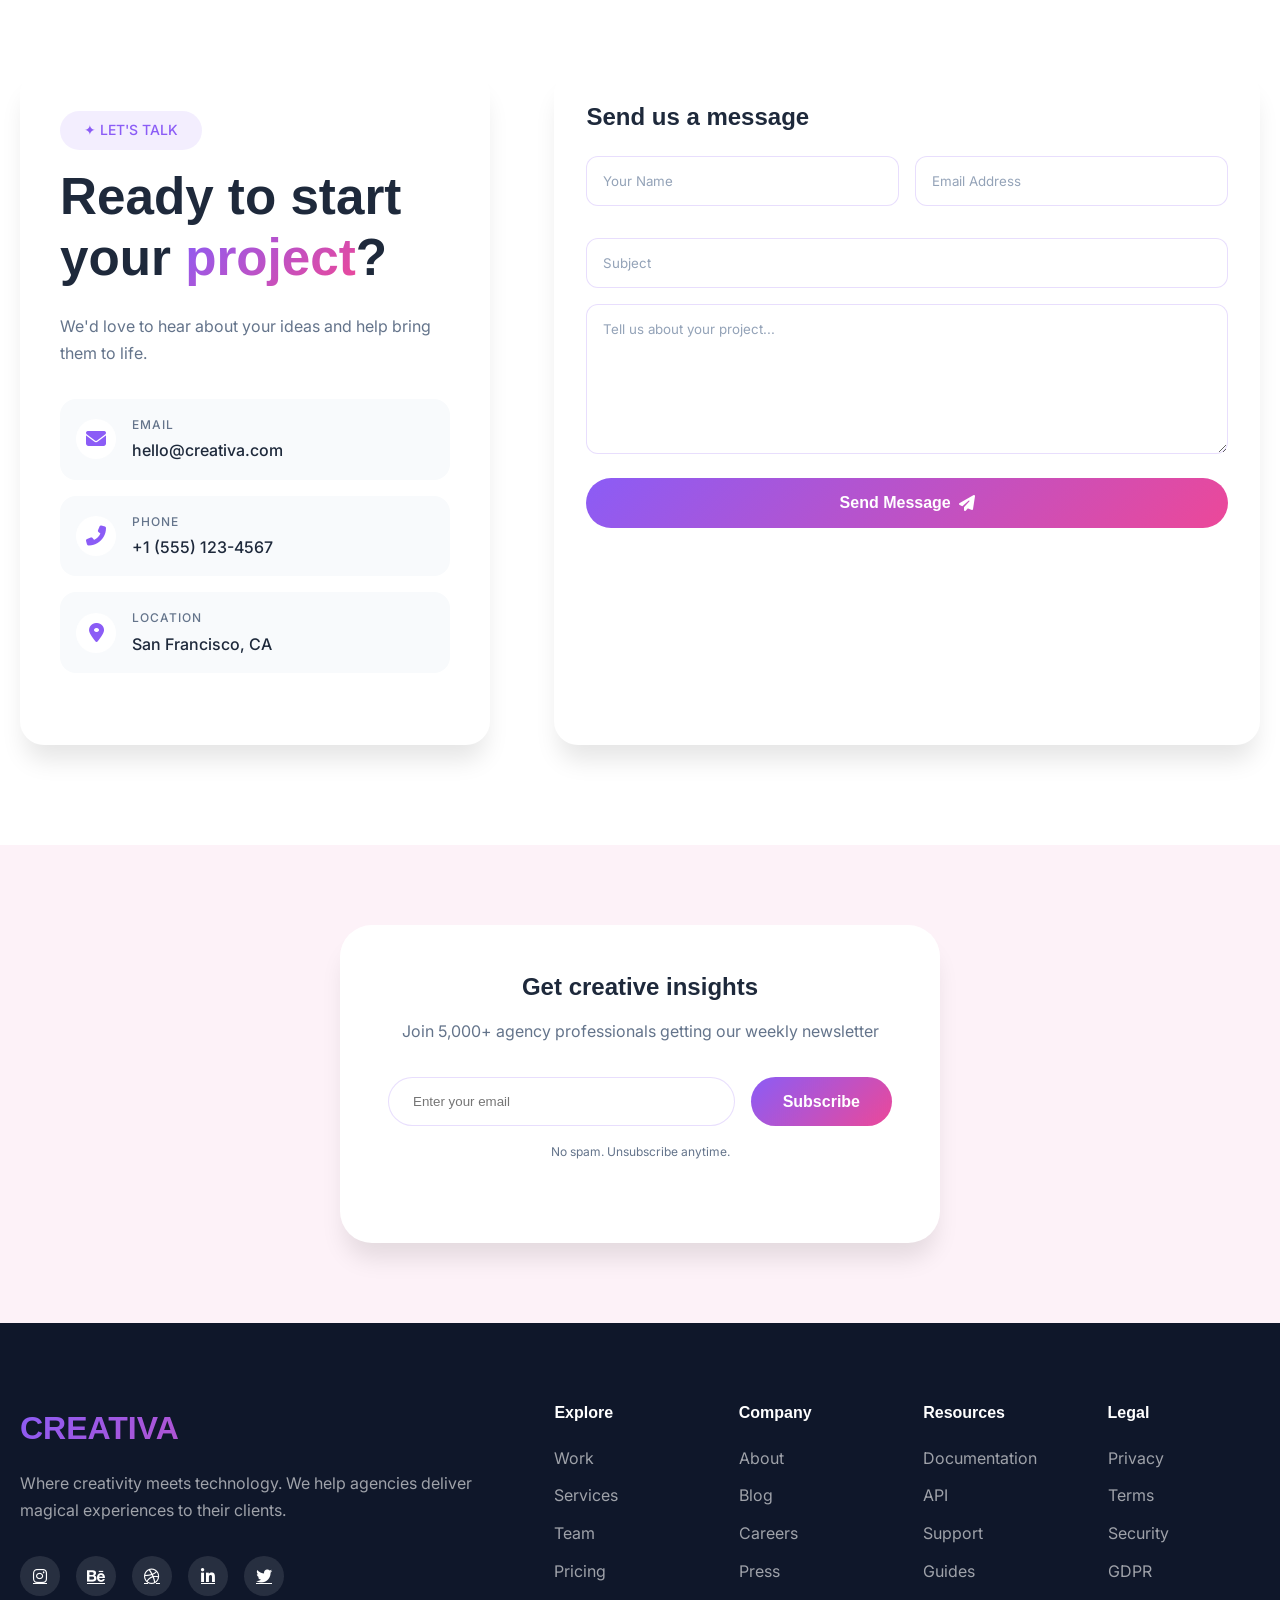
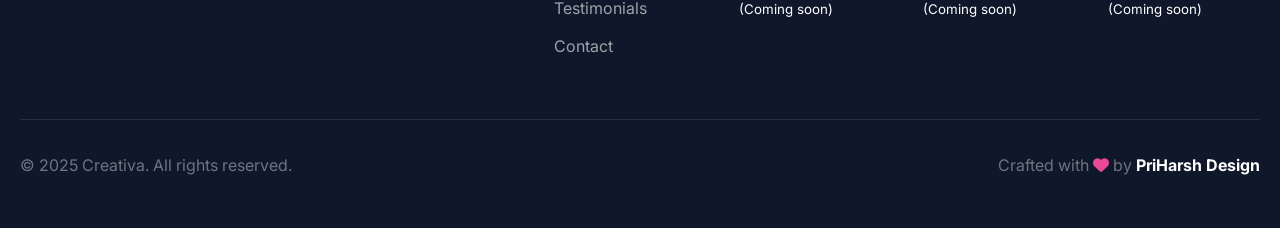
<file: xhtml/index.html>
<!DOCTYPE html>
<html lang="en">

<head>
  <meta charset="UTF-8">
  <meta name="viewport" content="width=device-width, initial-scale=1.0, maximum-scale=5.0">

  <!-- Title & Description -->
  <title>Creativa — Creative AI Agency</title>
  <meta name="description"
    content="Creativa — Innovative AI-powered creative solutions for brands, startups, and businesses. Explore web design, AI content, and digital marketing.">
  <meta name="keywords"
    content="Creativa, AI agency, creative AI, web design, digital marketing, startup branding, AI solutions">
  <meta name="author" content="PriHarsh Design">

  <!-- Favicon -->
  <link rel="icon" type="image/png" href="assets/images/favicon.ico">

  <!-- Open Graph / Facebook -->
  <meta property="og:title" content="Creativa — Creative AI Agency">
  <meta property="og:description"
    content="Innovative AI-powered creative solutions for brands, startups, and businesses. Explore web design, AI content, and digital marketing.">
  <meta property="og:image" content="assets/images/preview.png">
  <meta property="og:url" content="https://www.priharshdesign.com">
  <meta property="og:type" content="website">
  <meta property="og:site_name" content="PriHarsh Design">

  <!-- Twitter Card -->
  <meta name="twitter:card" content="summary_large_image">
  <meta name="twitter:title" content="Creativa — Creative AI Agency">
  <meta name="twitter:description"
    content="Innovative AI-powered creative solutions for brands, startups, and businesses. Explore web design, AI content, and digital marketing.">
  <meta name="twitter:image" content="assets/images/preview.png">
  <meta name="twitter:creator" content="@PriHarshDesign">
  <meta name="twitter:site" content="@PriHarshDesign">

  <!-- Bootstrap 5.3 CSS (only for grid) -->
  

  <!-- Google Fonts - Creative Fonts -->
  <link href="https://api.fontshare.com/v2/css?f[]=clash-display@400,500,600,700&f[]=sentient@400,500&display=swap"
    rel="stylesheet">
  <link href="https://fonts.googleapis.com/css2?family=Inter:wght@400;500;600;700&display=swap" rel="stylesheet">

  <!-- Font Awesome -->
  <link rel="stylesheet" href="https://cdnjs.cloudflare.com/ajax/libs/font-awesome/6.4.0/css/all.min.css">

  <!-- AOS Animation -->
  <link href="assets/css/aos.css" rel="stylesheet">

  <!-- Custom CSS -->
  <link rel="stylesheet" href="assets/css/main-min.css">
</head>

<body>

  <!-- ======================================== -->
  <!-- SECTION 1: CREATIVE LOADER -->
  <!-- ======================================== -->
  <div class="creative-loader">
    <div class="paint-splash"></div>
  </div>

  <!-- ======================================== -->
  <!-- SECTION 2: CREATIVE NAVBAR (Mobile Friendly) -->
  <!-- ======================================== -->
  <nav class="creative-nav">
    <div class="container">
      <div class="nav-container">
        <div class="nav-wrapper">
          <!-- Logo - always goes to home -->
          <a href="index.html" class="logo">
            <span class="logo-text">CREATIVA</span>
            <span class="logo-dot"></span>
          </a>

          <!-- Navigation Menu - with correct links -->
          <div class="nav-menu">
            <!-- Home page sections -->
            
            <!-- Other pages -->
            <a href="work.html">Work</a>
            <a href="services.html">Services</a>
            <a href="team.html">Team</a>
            <a href="pricing.html">Pricing</a>

            <!-- Back to home section -->
            <a href="testimonials.html">Testimonials</a>

            <!-- Contact page -->
            <a href="contact.html">Contact</a>
          </div>

          <!-- Action Buttons -->
          <div class="nav-actions">
            <a href="contact.html" class="creative-btn">
              <span>Let's Talk</span>
              <i class="fas fa-arrow-right"></i>
            </a>
            <div class="menu-toggle">
              <span></span>
              <span></span>
              <span></span>
            </div>
          </div>
        </div>
      </div>
    </div>
  </nav>


  <!-- ======================================== -->
  <!-- SECTION 3: HERO WITH SHOWREEL -->
  <!-- ======================================== -->
  <section class="creative-hero" id="showreel">
    <div class="hero-background">
      <div class="gradient-sphere"></div>
      <div class="floating-shapes">
        <div class="shape shape-1"></div>
        <div class="shape shape-2"></div>
        <div class="shape shape-3"></div>
      </div>
    </div>

    <div class="container">
      <div class="hero-grid">
        <div class="hero-content" data-aos="fade-right">
          <div class="hero-badge">
            <span class="badge-glow">✦ CREATIVE AGENCY</span>
          </div>

          <h1 class="hero-title">
            We Don't Just Build,<br>
            <span>We Create Magic</span>
          </h1>

          <p class="hero-description">
            AI-powered solutions for modern agencies. Impress clients with cutting-edge technology wrapped in creative
            design.
          </p>

          <div class="hero-actions">
            <a href="#" class="btn-primary">
              <span>View Our Work</span>
              <i class="fas fa-arrow-right"></i>
            </a>
            <a href="#" class="btn-play">
              <i class="fas fa-play"></i>
              <span>Watch Showreel</span>
            </a>
          </div>

          <div class="hero-stats">
            <div class="stat-item">
              <span class="stat-number">500+</span>
              <span class="stat-label">Happy Clients</span>
            </div>
            <div class="stat-item">
              <span class="stat-number">98%</span>
              <span class="stat-label">Success Rate</span>
            </div>
            <div class="stat-item">
              <span class="stat-number">15+</span>
              <span class="stat-label">Awards</span>
            </div>
          </div>

          <div class="hero-clients">
            <div class="client-avatars">
              <img src="assets/images/1.jpg" alt="Client">
              <img src="assets/images/2.jpg" alt="Client">
              <img src="assets/images/3.jpg" alt="Client">
              <img src="assets/images/4.jpg" alt="Client">
              <span>Trusted by 500+</span>
            </div>
          </div>
        </div>

        <div class="hero-visual" data-aos="fade-left">
          <div class="showreel-card">
            <div class="showreel-preview">
              <img src="assets/images/5.jpeg" alt="Showreel">
              <div class="play-button">
                <i class="fas fa-play"></i>
              </div>
            </div>
            <div class="floating-badge badge-1">
              <i class="fas fa-robot"></i>
              <span>AI Powered</span>
            </div>
            <div class="floating-badge badge-2">
              <i class="fas fa-paint-brush"></i>
              <span>Creative</span>
            </div>
          </div>
        </div>
      </div>
    </div>
  </section>

  <!-- ======================================== -->
  <!-- SECTION 4: TRUSTED BY COMPANIES -->
  <!-- ======================================== -->
  <section class="trusted-section">
    <div class="container">
      <p class="trusted-label">TRUSTED BY INNOVATIVE BRANDS</p>
      <div class="trusted-grid">
        <span class="company">Google</span>
        <span class="company">Microsoft</span>
        <span class="company">Amazon</span>
        <span class="company">Meta</span>
        <span class="company">Netflix</span>
        <span class="company">Spotify</span>
        <span class="company">Adobe</span>
        <span class="company">Figma</span>
      </div>
    </div>
  </section>

  <!-- ======================================== -->
  <!-- SECTION 5: STATS COUNTER -->
  <!-- ======================================== -->
  <section class="stats-counter">
    <div class="container">
      <div class="stats-grid">
        <div class="stat-card" data-aos="fade-up">
          <span class="stat-value" data-target="500">0</span>
          <span class="stat-label">Happy Clients</span>
        </div>
        <div class="stat-card" data-aos="fade-up" data-aos-delay="100">
          <span class="stat-value" data-target="250">0</span>
          <span class="stat-label">Projects Done</span>
        </div>
        <div class="stat-card" data-aos="fade-up" data-aos-delay="200">
          <span class="stat-value" data-target="98">0</span>
          <span class="stat-label">Success Rate</span>
        </div>
        <div class="stat-card" data-aos="fade-up" data-aos-delay="300">
          <span class="stat-value" data-target="15">0</span>
          <span class="stat-label">Awards Won</span>
        </div>
      </div>
    </div>
  </section>

  <!-- ======================================== -->
  <!-- SECTION 6: SERVICES (6 Cards) -->
  <!-- ======================================== -->
  <section class="services-section" id="services">
    <div class="container">
      <div class="section-header" data-aos="fade-up">
        <span class="section-badge">✦ WHAT WE DO</span>
        <h2>Creative Services That <span class="gradient-text">Drive Results</span></h2>
        <p>We blend creativity with technology to deliver exceptional results</p>
      </div>

      <div class="services-grid">
        <div class="service-card" data-aos="fade-up">
          <div class="card-number">01</div>
          <div class="card-icon">
            <i class="fas fa-paint-brush"></i>
          </div>
          <h3>Creative Direction</h3>
          <p>We blend AI with human creativity to produce campaigns that stop scrolling and start conversations.</p>
          <ul class="service-features">
            <li>Brand Strategy</li>
            <li>Visual Identity</li>
            <li>Campaign Planning</li>
          </ul>
          <a href="#" class="card-link">Learn More <i class="fas fa-arrow-right"></i></a>
        </div>

        <div class="service-card" data-aos="fade-up" data-aos-delay="100">
          <div class="card-number">02</div>
          <div class="card-icon">
            <i class="fas fa-robot"></i>
          </div>
          <h3>AI Automation</h3>
          <p>White-label AI solutions that make your agency look like you have a team of 50 developers.</p>
          <ul class="service-features">
            <li>Chatbots</li>
            <li>Workflow Automation</li>
            <li>AI Integration</li>
          </ul>
          <a href="#" class="card-link">Learn More <i class="fas fa-arrow-right"></i></a>
        </div>

        <div class="service-card" data-aos="fade-up" data-aos-delay="200">
          <div class="card-number">03</div>
          <div class="card-icon">
            <i class="fas fa-chart-line"></i>
          </div>
          <h3>Growth Strategy</h3>
          <p>Data-driven strategies that helped 500+ agencies double their revenue in 6 months.</p>
          <ul class="service-features">
            <li>Market Analysis</li>
            <li>SEO Optimization</li>
            <li>Conversion Rate</li>
          </ul>
          <a href="#" class="card-link">Learn More <i class="fas fa-arrow-right"></i></a>
        </div>

        <div class="service-card" data-aos="fade-up" data-aos-delay="300">
          <div class="card-number">04</div>
          <div class="card-icon">
            <i class="fas fa-code"></i>
          </div>
          <h3>Web Development</h3>
          <p>Custom websites and web applications built with modern technologies and best practices.</p>
          <ul class="service-features">
            <li>React/Next.js</li>
            <li>E-commerce</li>
            <li>CMS Integration</li>
          </ul>
          <a href="#" class="card-link">Learn More <i class="fas fa-arrow-right"></i></a>
        </div>

        <div class="service-card" data-aos="fade-up" data-aos-delay="400">
          <div class="card-number">05</div>
          <div class="card-icon">
            <i class="fas fa-mobile-alt"></i>
          </div>
          <h3>App Development</h3>
          <p>Native and cross-platform mobile applications for iOS and Android.</p>
          <ul class="service-features">
            <li>iOS & Android</li>
            <li>React Native</li>
            <li>App Store Optimization</li>
          </ul>
          <a href="#" class="card-link">Learn More <i class="fas fa-arrow-right"></i></a>
        </div>

        <div class="service-card" data-aos="fade-up" data-aos-delay="500">
          <div class="card-number">06</div>
          <div class="card-icon">
            <i class="fas fa-cloud"></i>
          </div>
          <h3>Cloud Solutions</h3>
          <p>Scalable cloud architecture and infrastructure for growing businesses.</p>
          <ul class="service-features">
            <li>AWS/Azure</li>
            <li>DevOps</li>
            <li>Serverless</li>
          </ul>
          <a href="#" class="card-link">Learn More <i class="fas fa-arrow-right"></i></a>
        </div>
      </div>
    </div>
  </section>

  <!-- ======================================== -->
  <!-- SECTION 7: PORTFOLIO SHOWCASE -->
  <!-- ======================================== -->
  <section class="portfolio-section" id="work">
    <div class="container">
      <div class="section-header" data-aos="fade-up">
        <span class="section-badge">✦ OUR WORK</span>
        <h2>Recent <span class="gradient-text">Masterpieces</span></h2>
        <p>Take a look at some of our favorite projects</p>
      </div>

      <div class="portfolio-filters" data-aos="fade-up">
        <button class="filter-btn active" data-filter="all">All</button>
        <button class="filter-btn" data-filter="branding">Branding</button>
        <button class="filter-btn" data-filter="digital">Digital</button>
        <button class="filter-btn" data-filter="ai">AI Solutions</button>
        <button class="filter-btn" data-filter="web">Web</button>
      </div>

      <div class="portfolio-grid">
        <div class="portfolio-item" data-category="branding" data-aos="zoom-in">
          <div class="portfolio-card">
            <img src="assets/images/15.jpeg" alt="Project">
            <div class="portfolio-overlay">
              <span class="project-cat">Branding</span>
              <h4>Nike Digital</h4>
              <p>AI Campaign</p>
              <a href="#" class="project-link">View Case Study →</a>
            </div>
          </div>
        </div>

        <div class="portfolio-item" data-category="digital" data-aos="zoom-in" data-aos-delay="100">
          <div class="portfolio-card">
            <img src="assets/images/5.jpeg" alt="Project">
            <div class="portfolio-overlay">
              <span class="project-cat">Digital</span>
              <h4>Adidas Rebrand</h4>
              <p>Brand Identity</p>
              <a href="#" class="project-link">View Case Study →</a>
            </div>
          </div>
        </div>

        <div class="portfolio-item" data-category="ai" data-aos="zoom-in" data-aos-delay="200">
          <div class="portfolio-card">
            <img src="assets/images/13.jpeg" alt="Project">
            <div class="portfolio-overlay">
              <span class="project-cat">AI Solutions</span>
              <h4>Spotify AI</h4>
              <p>Web App</p>
              <a href="#" class="project-link">View Case Study →</a>
            </div>
          </div>
        </div>

        <div class="portfolio-item" data-category="web" data-aos="zoom-in" data-aos-delay="300">
          <div class="portfolio-card">
            <img src="assets/images/14.jpeg" alt="Project">
            <div class="portfolio-overlay">
              <span class="project-cat">Web</span>
              <h4>Google Creative</h4>
              <p>Campaign</p>
              <a href="#" class="project-link">View Case Study →</a>
            </div>
          </div>
        </div>

        <div class="portfolio-item" data-category="ai" data-aos="zoom-in" data-aos-delay="400">
          <div class="portfolio-card">
            <img src="assets/images/17.jpeg" alt="Project">
            <div class="portfolio-overlay">
              <span class="project-cat">AI Solutions</span>
              <h4>Netflix</h4>
              <p>AI Integration</p>
              <a href="#" class="project-link">View Case Study →</a>
            </div>
          </div>
        </div>

        <div class="portfolio-item" data-category="branding" data-aos="zoom-in" data-aos-delay="500">
          <div class="portfolio-card">
            <img src="assets/images/5.jpeg" alt="Project">
            <div class="portfolio-overlay">
              <span class="project-cat">Branding</span>
              <h4>Apple Vision</h4>
              <p>AR Experience</p>
              <a href="#" class="project-link">View Case Study →</a>
            </div>
          </div>
        </div>
      </div>

      <div class="portfolio-cta" data-aos="fade-up">
        <a href="#" class="btn-outline">View All Projects <i class="fas fa-arrow-right"></i></a>
      </div>
    </div>
  </section>

  <!-- ======================================== -->
  <!-- SECTION 8: PROCESS TIMELINE -->
  <!-- ======================================== -->
  <section class="process-section">
    <div class="container">
      <div class="section-header" data-aos="fade-up">
        <span class="section-badge">✦ HOW WE WORK</span>
        <h2>Simple Process, <span class="gradient-text">Amazing Results</span></h2>
        <p>From idea to launch in 4 structured phases</p>
      </div>

      <div class="process-grid">
        <div class="process-card" data-aos="fade-up">
          <div class="process-number">01</div>
          <h3>Discovery</h3>
          <p>We dive deep into your vision, goals, and requirements</p>
          <span class="process-duration">1-2 weeks</span>
        </div>

        <div class="process-card" data-aos="fade-up" data-aos-delay="100">
          <div class="process-number">02</div>
          <h3>Strategy</h3>
          <p>Creating the perfect plan and roadmap for your project</p>
          <span class="process-duration">1-2 weeks</span>
        </div>

        <div class="process-card" data-aos="fade-up" data-aos-delay="200">
          <div class="process-number">03</div>
          <h3>Execution</h3>
          <p>Building with regular updates and iterations</p>
          <span class="process-duration">4-8 weeks</span>
        </div>

        <div class="process-card" data-aos="fade-up" data-aos-delay="300">
          <div class="process-number">04</div>
          <h3>Launch</h3>
          <p>Deployment and ongoing support</p>
          <span class="process-duration">Ongoing</span>
        </div>
      </div>
    </div>
  </section>

  <!-- ======================================== -->
  <!-- SECTION 9: TEAM (4 Members) -->
  <!-- ======================================== -->
  <section class="team-section" id="team">
    <div class="container">
      <div class="section-header" data-aos="fade-up">
        <span class="section-badge">✦ MEET THE TEAM</span>
        <h2>Creative Minds Behind <span class="gradient-text">The Magic</span></h2>
        <p>Meet the talented people who make it all happen</p>
      </div>

      <div class="team-grid">
        <div class="team-card" data-aos="fade-up">
          <div class="team-image">
            <img src="assets/images/6.jpeg" alt="Alex Chen">
          </div>
          <h4>Alex Chen</h4>
          <p class="team-role">Creative Director</p>
          <p class="team-bio">10+ years in creative direction, worked with Nike, Adidas</p>
          <div class="team-social">
            <a href="#"><i class="fab fa-linkedin-in"></i></a>
            <a href="#"><i class="fab fa-twitter"></i></a>
            <a href="#"><i class="fab fa-dribbble"></i></a>
          </div>
        </div>

        <div class="team-card" data-aos="fade-up" data-aos-delay="100">
          <div class="team-image">
            <img src="assets/images/7.jpeg"
              alt="Maya Patel">
          </div>
          <h4>Maya Patel</h4>
          <p class="team-role">AI Strategist</p>
          <p class="team-bio">Ex-Google, specialized in AI and machine learning</p>
          <div class="team-social">
            <a href="#"><i class="fab fa-linkedin-in"></i></a>
            <a href="#"><i class="fab fa-twitter"></i></a>
            <a href="#"><i class="fab fa-github"></i></a>
          </div>
        </div>

        <div class="team-card" data-aos="fade-up" data-aos-delay="200">
          <div class="team-image">
            <img src="assets/images/8.jpeg"
              alt="James Wilson">
          </div>
          <h4>James Wilson</h4>
          <p class="team-role">Lead Designer</p>
          <p class="team-bio">Award-winning designer with 8 years experience</p>
          <div class="team-social">
            <a href="#"><i class="fab fa-linkedin-in"></i></a>
            <a href="#"><i class="fab fa-behance"></i></a>
            <a href="#"><i class="fab fa-instagram"></i></a>
          </div>
        </div>

        <div class="team-card" data-aos="fade-up" data-aos-delay="300">
          <div class="team-image">
            <img src="assets/images/9.jpeg"
              alt="Sophia Lee">
          </div>
          <h4>Sophia Lee</h4>
          <p class="team-role">Tech Lead</p>
          <p class="team-bio">Full-stack developer, AWS certified</p>
          <div class="team-social">
            <a href="#"><i class="fab fa-linkedin-in"></i></a>
            <a href="#"><i class="fab fa-github"></i></a>
            <a href="#"><i class="fab fa-dev"></i></a>
          </div>
        </div>
      </div>
    </div>
  </section>

  <!-- ======================================== -->
  <!-- SECTION 10: TESTIMONIALS (3 Cards) -->
  <!-- ======================================== -->
  <section class="testimonials-section" id="testimonials">
    <div class="container">
      <div class="section-header" data-aos="fade-up">
        <span class="section-badge">✦ TESTIMONIALS</span>
        <h2>What <span class="gradient-text">Our Clients</span> Say</h2>
        <p>Don't just take our word for it</p>
      </div>

      <div class="testimonials-grid">
        <div class="testimonial-card" data-aos="fade-up">
          <div class="quote-icon">
            <i class="fas fa-quote-right"></i>
          </div>
          <p class="testimonial-text">"Working with Creativa transformed our agency. Their AI solutions helped us scale
            from 10 to 50 clients in just 6 months."</p>
          <div class="testimonial-author">
            <img src="assets/images/10.jpeg"
              alt="Sarah Johnson">
            <div class="author-info">
              <h5>Sarah Johnson</h5>
              <p>CEO, Digital Rise</p>
            </div>
          </div>
        </div>

        <div class="testimonial-card" data-aos="fade-up" data-aos-delay="100">
          <div class="quote-icon">
            <i class="fas fa-quote-right"></i>
          </div>
          <p class="testimonial-text">"The white-label solution is a game-changer. Our clients think we built everything
            in-house. Best investment we've made."</p>
          <div class="testimonial-author">
            <img src="assets/images/11.jpeg"
              alt="Michael Chen">
            <div class="author-info">
              <h5>Michael Chen</h5>
              <p>Founder, TechFlow</p>
            </div>
          </div>
        </div>

        <div class="testimonial-card" data-aos="fade-up" data-aos-delay="200">
          <div class="quote-icon">
            <i class="fas fa-quote-right"></i>
          </div>
          <p class="testimonial-text">"Their creative direction and AI automation doubled our revenue. The team truly
            understands what agencies need to grow."</p>
          <div class="testimonial-author">
            <img src="assets/images/12.jpeg"
              alt="Priya Sharma">
            <div class="author-info">
              <h5>Priya Sharma</h5>
              <p>Director, Creative Hub</p>
            </div>
          </div>
        </div>
      </div>
    </div>
  </section>

  <!-- ======================================== -->
  <!-- SECTION 11: PRICING (3 Cards - Fixed) -->
  <!-- ======================================== -->
  <section class="pricing-section" id="pricing">
    <div class="container">
      <div class="section-header" data-aos="fade-up">
        <span class="section-badge">✦ PRICING</span>
        <h2>Agency Plans That <span class="gradient-text">Scale With You</span></h2>
        <p>Simple, transparent pricing for agencies of all sizes</p>
      </div>

      <div class="pricing-grid">
        <div class="pricing-card" data-aos="fade-up">
          <div class="pricing-badge">STARTER</div>
          <h3 class="plan-name">Creative Start</h3>
          <div class="pricing-price">
            <span class="currency">$</span>
            <span class="amount">49</span>
            <span class="period">/mo</span>
          </div>
          <p class="plan-description">Perfect for small agencies just starting out</p>
          <ul class="pricing-features">
            <li><i class="fas fa-check"></i> 5 Client Projects</li>
            <li><i class="fas fa-check"></i> AI Chatbot Integration</li>
            <li><i class="fas fa-check"></i> Basic Analytics</li>
            <li><i class="fas fa-check"></i> Email Support</li>
          </ul>
          <a href="#" class="btn-outline w-100">Start Free Trial</a>
        </div>

        <div class="pricing-card popular" data-aos="fade-up" data-aos-delay="100">
          <div class="pricing-badge">🔥 POPULAR</div>
          <h3 class="plan-name">Creative Pro</h3>
          <div class="pricing-price">
            <span class="currency">$</span>
            <span class="amount">99</span>
            <span class="period">/mo</span>
          </div>
          <p class="plan-description">Most popular for growing agencies</p>
          <ul class="pricing-features">
            <li><i class="fas fa-check"></i> 15 Client Projects</li>
            <li><i class="fas fa-check"></i> White-Label AI Solutions</li>
            <li><i class="fas fa-check"></i> Advanced Analytics</li>
            <li><i class="fas fa-check"></i> Priority Support</li>
            <li><i class="fas fa-check"></i> Custom Branding</li>
          </ul>
          <a href="#" class="btn-primary w-100">Start Free Trial</a>
        </div>

        <div class="pricing-card" data-aos="fade-up" data-aos-delay="200">
          <div class="pricing-badge">AGENCY</div>
          <h3 class="plan-name">Creative Unlimited</h3>
          <div class="pricing-price">
            <span class="currency">$</span>
            <span class="amount">199</span>
            <span class="period">/mo</span>
          </div>
          <p class="plan-description">For established agencies with high volume</p>
          <ul class="pricing-features">
            <li><i class="fas fa-check"></i> Unlimited Clients</li>
            <li><i class="fas fa-check"></i> Enterprise AI Suite</li>
            <li><i class="fas fa-check"></i> Custom Analytics</li>
            <li><i class="fas fa-check"></i> 24/7 Priority Support</li>
            <li><i class="fas fa-check"></i> API Access</li>
            <li><i class="fas fa-check"></i> Account Manager</li>
          </ul>
          <a href="#" class="btn-outline w-100">Contact Sales</a>
        </div>
      </div>

      <div class="pricing-note" data-aos="fade-up">
        <i class="fas fa-shield-alt"></i>
        <span>No hidden fees • Cancel anytime • 30-day money-back guarantee</span>
      </div>
    </div>
  </section>

  <!-- ======================================== -->
  <!-- SECTION 12: FAQ -->
  <!-- ======================================== -->
  <section class="faq-section">
    <div class="container">
      <div class="section-header" data-aos="fade-up">
        <span class="section-badge">✦ FAQ</span>
        <h2>Frequently Asked <span class="gradient-text">Questions</span></h2>
        <p>Everything you need to know</p>
      </div>

      <div class="faq-grid">
        <div class="faq-item" data-aos="fade-up">
          <div class="faq-question">
            <h3>What makes Creativa different?</h3>
            <i class="fas fa-chevron-down"></i>
          </div>
          <div class="faq-answer">
            <p>We combine AI technology with human creativity to deliver results that are both innovative and
              effective.</p>
          </div>
        </div>

        <div class="faq-item" data-aos="fade-up" data-aos-delay="100">
          <div class="faq-question">
            <h3>Can I white-label your solutions?</h3>
            <i class="fas fa-chevron-down"></i>
          </div>
          <div class="faq-answer">
            <p>Yes! All our Pro and Agency plans include white-label solutions. Your clients will see your brand only.
            </p>
          </div>
        </div>

        <div class="faq-item" data-aos="fade-up" data-aos-delay="200">
          <div class="faq-question">
            <h3>What kind of support do you offer?</h3>
            <i class="fas fa-chevron-down"></i>
          </div>
          <div class="faq-answer">
            <p>We offer email support for Starter plans, priority support for Pro, and 24/7 dedicated support for
              Agency plans.</p>
          </div>
        </div>

        <div class="faq-item" data-aos="fade-up" data-aos-delay="300">
          <div class="faq-question">
            <h3>Can I switch plans later?</h3>
            <i class="fas fa-chevron-down"></i>
          </div>
          <div class="faq-answer">
            <p>Absolutely! You can upgrade or downgrade your plan at any time. Changes take effect immediately.</p>
          </div>
        </div>
      </div>
    </div>
  </section>

  <!-- ======================================== -->
  <!-- SECTION 13: BLOG / INSIGHTS -->
  <!-- ======================================== -->
  <section class="blog-section">
    <div class="container">
      <div class="section-header" data-aos="fade-up">
        <span class="section-badge">✦ INSIGHTS</span>
        <h2>Latest from the <span class="gradient-text">Blog</span></h2>
        <p>Thoughts, tutorials, and industry insights</p>
      </div>

      <div class="blog-grid">
        <article class="blog-card" data-aos="fade-up">
          <img src="assets/images/13.jpeg" alt="Blog">
          <div class="blog-content">
            <span class="blog-category">AI</span>
            <h3>How AI is transforming creative agencies</h3>
            <p>Discover the latest trends in AI and how they're changing the creative industry.</p>
            <a href="#" class="blog-link">Read More <i class="fas fa-arrow-right"></i></a>
          </div>
        </article>

        <article class="blog-card" data-aos="fade-up" data-aos-delay="100">
          <img src="assets/images/14.jpeg" alt="Blog">
          <div class="blog-content">
            <span class="blog-category">Design</span>
            <h3>10 design trends to watch in 2025</h3>
            <p>Stay ahead of the curve with these emerging design trends and techniques.</p>
            <a href="#" class="blog-link">Read More <i class="fas fa-arrow-right"></i></a>
          </div>
        </article>

        <article class="blog-card" data-aos="fade-up" data-aos-delay="200">
          <img src="assets/images/13.jpeg" alt="Blog">
          <div class="blog-content">
            <span class="blog-category">Strategy</span>
            <h3>How to scale your agency with AI</h3>
            <p>Practical strategies for using AI to grow your agency and win more clients.</p>
            <a href="#" class="blog-link">Read More <i class="fas fa-arrow-right"></i></a>
          </div>
        </article>
      </div>
    </div>
  </section>

  <!-- ======================================== -->
  <!-- SECTION 14: CTA -->
  <!-- ======================================== -->
  <section class="cta-section">
    <div class="container">
      <div class="cta-card" data-aos="zoom-in">
        <h2>Ready to <span>Create Magic</span>?</h2>
        <p>Join 500+ agencies already using our platform</p>
        <a href="#" class="cta-btn">
          Start Your Creative Journey
          <i class="fas fa-arrow-right"></i>
        </a>
        <div class="trust-badge">
          <i class="fas fa-check-circle"></i>
          <span>No credit card required • 14-day free trial</span>
        </div>
      </div>
    </div>
  </section>

  <!-- ======================================== -->
  <!-- SECTION 15: CONTACT -->
  <!-- ======================================== -->
  <section class="contact-section" id="contact">
    <div class="container">
      <div class="contact-grid">
        <div class="contact-info" data-aos="fade-right">
          <span class="contact-badge">✦ LET'S TALK</span>
          <h2>Ready to start your <span class="gradient-text">project</span>?</h2>
          <p>We'd love to hear about your ideas and help bring them to life.</p>

          <div class="contact-details">
            <div class="contact-item">
              <i class="fas fa-envelope"></i>
              <div>
                <span class="label">Email</span>
                <a href="mailto:hello@creativa.com">hello@creativa.com</a>
              </div>
            </div>

            <div class="contact-item">
              <i class="fas fa-phone-alt"></i>
              <div>
                <span class="label">Phone</span>
                <a href="tel:+1234567890">+1 (555) 123-4567</a>
              </div>
            </div>

            <div class="contact-item">
              <i class="fas fa-map-marker-alt"></i>
              <div>
                <span class="label">Location</span>
                <span>San Francisco, CA</span>
              </div>
            </div>
          </div>
        </div>

        <div class="contact-form-wrapper" data-aos="fade-left">
          <form class="contact-form">
            <h3>Send us a message</h3>
            <div class="form-row">
              <input type="text" placeholder="Your Name" required>
              <input type="email" placeholder="Email Address" required>
            </div>
            <input type="text" placeholder="Subject">
            <textarea placeholder="Tell us about your project..." rows="4" required></textarea>
            <button type="submit" class="btn-primary w-100">
              Send Message
              <i class="fas fa-paper-plane"></i>
            </button>
          </form>
        </div>
      </div>
    </div>
  </section>

  <!-- ======================================== -->
  <!-- SECTION 16: NEWSLETTER -->
  <!-- ======================================== -->
  <section class="newsletter-section">
    <div class="container">
      <div class="newsletter-card" data-aos="fade-up">
        <h3>Get creative insights</h3>
        <p>Join 5,000+ agency professionals getting our weekly newsletter</p>
        <form class="newsletter-form">
          <input type="email" placeholder="Enter your email">
          <button type="submit" class="btn-primary">Subscribe</button>
        </form>
        <p class="newsletter-note">No spam. Unsubscribe anytime.</p>
      </div>
    </div>
  </section>

  <!-- ======================================== -->
  <!-- SECTION 17: FOOTER -->
  <!-- ======================================== -->
  <footer class="creative-footer">
    <div class="container">
      <div class="footer-top">
        <div class="footer-brand">
          <div class="logo">CREATIVA</div>
          <p>Where creativity meets technology. We help agencies deliver magical experiences to their clients.</p>
          <div class="footer-social">
            <a href="#" class="social-link"><i class="fab fa-instagram"></i></a>
            <a href="#" class="social-link"><i class="fab fa-behance"></i></a>
            <a href="#" class="social-link"><i class="fab fa-dribbble"></i></a>
            <a href="#" class="social-link"><i class="fab fa-linkedin-in"></i></a>
            <a href="#" class="social-link"><i class="fab fa-twitter"></i></a>
          </div>
        </div>

        <div class="footer-links">
          <!-- Explore Section - Sab pages exist karte hain -->
          <div class="link-group">
            <h5>Explore</h5>
            <ul>
              <li><a href="work.html">Work</a></li>
              <li><a href="services.html">Services</a></li>
              <li><a href="team.html">Team</a></li>
              <li><a href="pricing.html">Pricing</a></li>
              <li><a href="testimonials.html">Testimonials</a></li>
              <li><a href="contact.html">Contact</a></li>
            </ul>
          </div>

          <!-- Company Section - Placeholder links -->
          <div class="link-group">
            <h5>Company</h5>
            <ul>
              <li><a href="#" onclick="return false;">About</a></li>
              <li><a href="#" onclick="return false;">Blog</a></li>
              <li><a href="#" onclick="return false;">Careers</a></li>
              <li><a href="#" onclick="return false;">Press</a></li>
            </ul>
            <small class="text-muted">(Coming soon)</small>
          </div>

          <!-- Resources Section - Placeholder links -->
          <div class="link-group">
            <h5>Resources</h5>
            <ul>
              <li><a href="#" onclick="return false;">Documentation</a></li>
              <li><a href="#" onclick="return false;">API</a></li>
              <li><a href="#" onclick="return false;">Support</a></li>
              <li><a href="#" onclick="return false;">Guides</a></li>
            </ul>
            <small class="text-muted">(Coming soon)</small>
          </div>

          <!-- Legal Section - Placeholder links -->
          <div class="link-group">
            <h5>Legal</h5>
            <ul>
              <li><a href="#" onclick="return false;">Privacy</a></li>
              <li><a href="#" onclick="return false;">Terms</a></li>
              <li><a href="#" onclick="return false;">Security</a></li>
              <li><a href="#" onclick="return false;">GDPR</a></li>
            </ul>
            <small class="text-muted">(Coming soon)</small>
          </div>
        </div>

      </div>

      <div class="footer-bottom">
        <p class="copyright">© 2025 Creativa. All rights reserved.</p>
        <p class="credit">Crafted with <i class="fas fa-heart"></i> by <strong>PriHarsh Design</strong></p>
      </div>
    </div>
  </footer>

  <!-- Back to Top -->
  <button class="back-to-top">
    <i class="fas fa-arrow-up"></i>
  </button>

  <!-- Scripts -->
  <script src="assets/js/bootstrap.bundle.min.js"></script>
  <script src="assets/js/aos.js"></script>
  <script src="assets/js/app-min.js"></script>
</body>

</html>
</file>
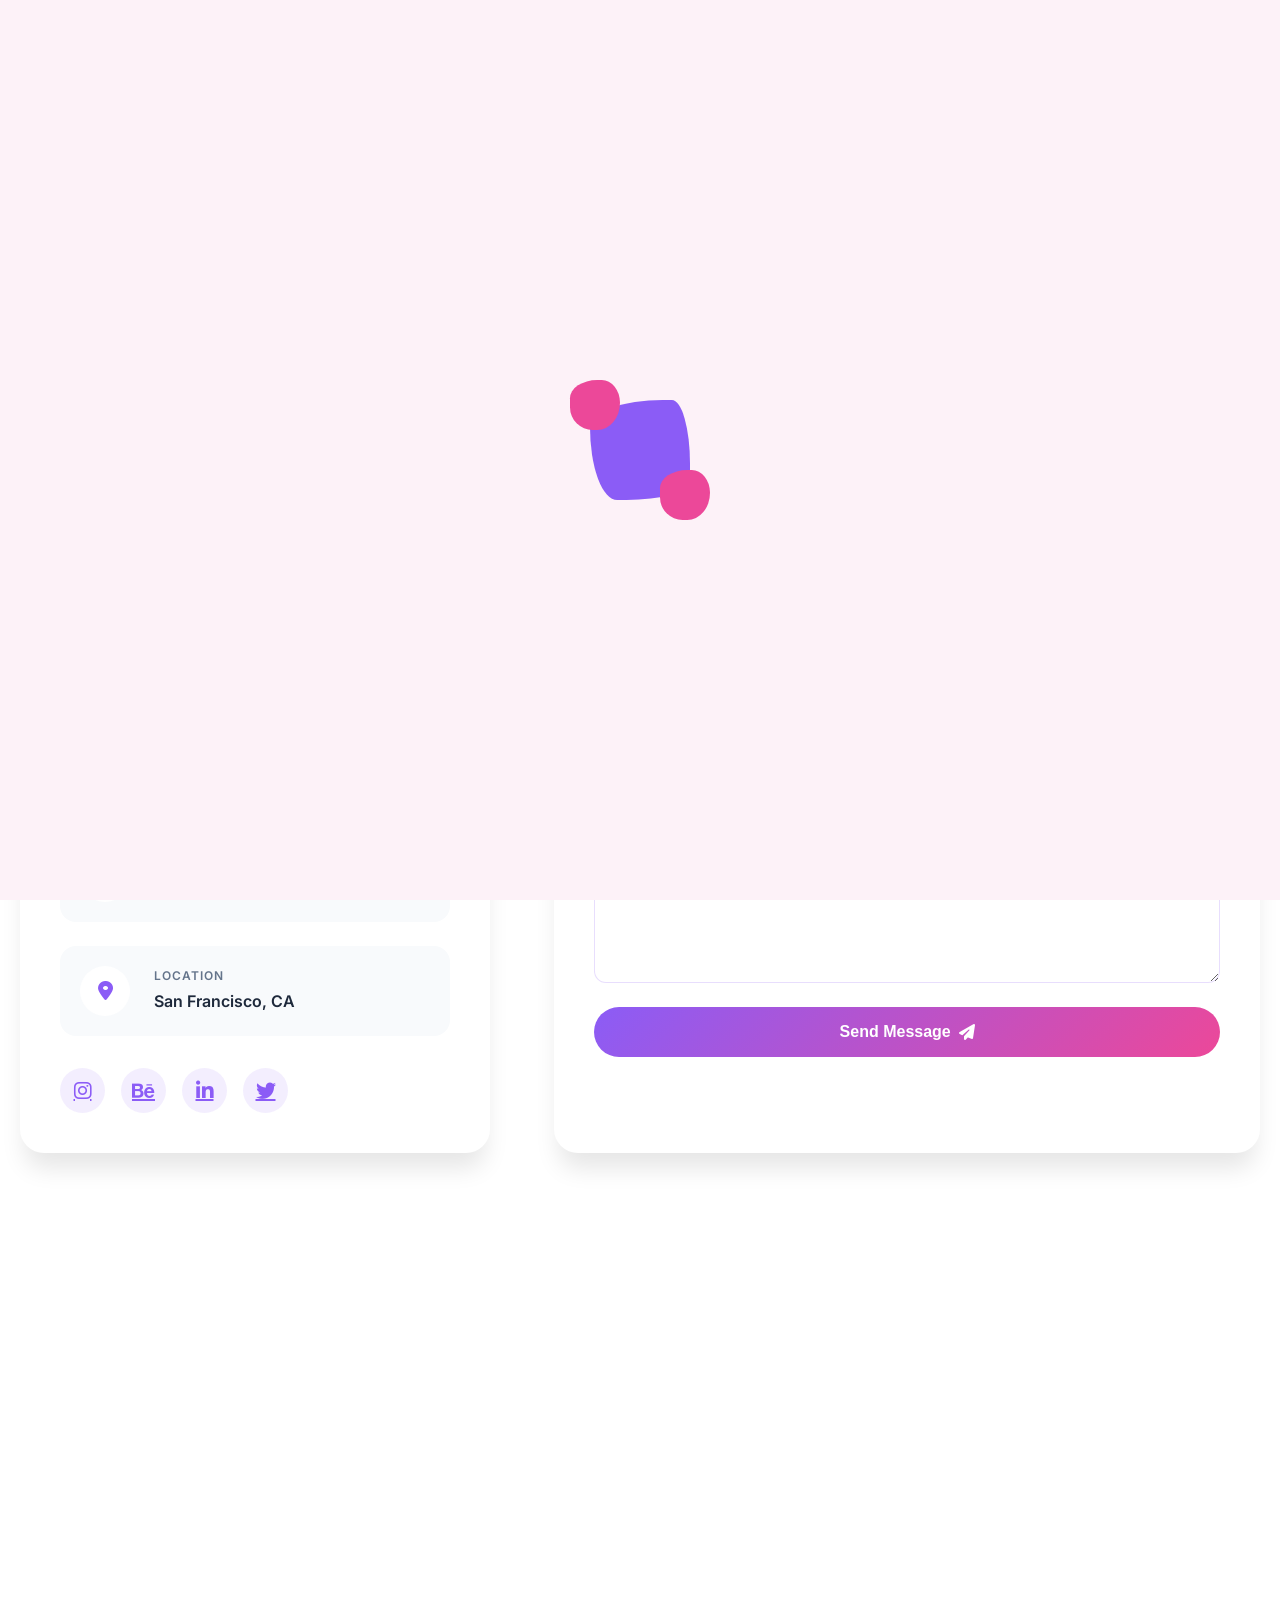
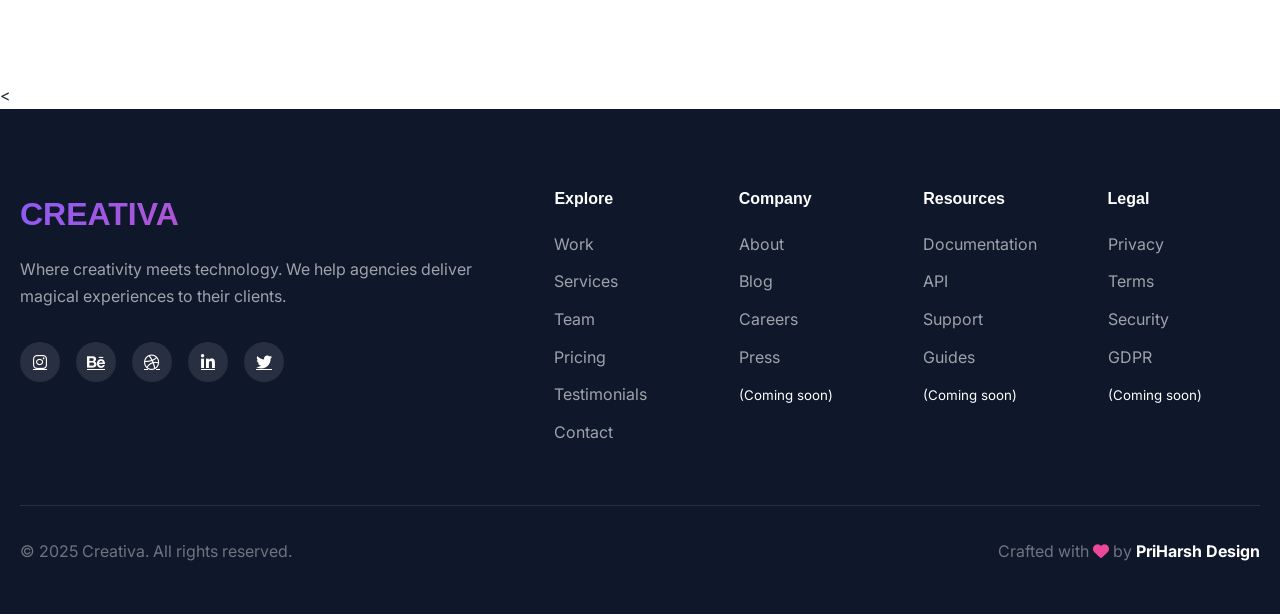
<file: xhtml/contact.html>
<!DOCTYPE html>
<html lang="en">

<head>
  <meta charset="UTF-8">
  <meta name="viewport" content="width=device-width, initial-scale=1.0, maximum-scale=5.0">

  <!-- Title & Description -->
  <title>Creativa — Creative AI Agency</title>
  <meta name="description"
    content="Creativa — Innovative AI-powered creative solutions for brands, startups, and businesses. Explore web design, AI content, and digital marketing.">
  <meta name="keywords"
    content="Creativa, AI agency, creative AI, web design, digital marketing, startup branding, AI solutions">
  <meta name="author" content="PriHarsh Design">

  <!-- Favicon -->
  <link rel="icon" type="image/png" href="assets/images/favicon.ico">

  <!-- Open Graph / Facebook -->
  <meta property="og:title" content="Creativa — Creative AI Agency">
  <meta property="og:description"
    content="Innovative AI-powered creative solutions for brands, startups, and businesses. Explore web design, AI content, and digital marketing.">
  <meta property="og:image" content="assets/images/preview.png">
  <meta property="og:url" content="https://www.priharshdesign.com">
  <meta property="og:type" content="website">
  <meta property="og:site_name" content="PriHarsh Design">

  <!-- Twitter Card -->
  <meta name="twitter:card" content="summary_large_image">
  <meta name="twitter:title" content="Creativa — Creative AI Agency">
  <meta name="twitter:description"
    content="Innovative AI-powered creative solutions for brands, startups, and businesses. Explore web design, AI content, and digital marketing.">
  <meta name="twitter:image" content="assets/images/preview.png">
  <meta name="twitter:creator" content="@PriHarshDesign">
  <meta name="twitter:site" content="@PriHarshDesign">

  <!-- Bootstrap 5.3 CSS (only for grid) -->
  

  <!-- Google Fonts - Creative Fonts -->
  <link href="https://api.fontshare.com/v2/css?f[]=clash-display@400,500,600,700&f[]=sentient@400,500&display=swap"
    rel="stylesheet">
  <link href="https://fonts.googleapis.com/css2?family=Inter:wght@400;500;600;700&display=swap" rel="stylesheet">

  <!-- Font Awesome -->
  <link rel="stylesheet" href="https://cdnjs.cloudflare.com/ajax/libs/font-awesome/6.4.0/css/all.min.css">

  <!-- AOS Animation -->
  <link href="assets/css/aos.css" rel="stylesheet">

  <!-- Custom CSS -->
  <link rel="stylesheet" href="assets/css/main-min.css">
</head>

<body>

  <!-- ======================================== -->
  <!-- SECTION 1: CREATIVE LOADER -->
  <!-- ======================================== -->
  <div class="creative-loader">
    <div class="paint-splash"></div>
  </div>


  <!-- Navbar -->
  <nav class="creative-nav">
    <div class="container">
      <div class="nav-container">
        <div class="nav-wrapper">
          <!-- Logo - always goes to home -->
          <a href="index.html" class="logo">
            <span class="logo-text">CREATIVA</span>
            <span class="logo-dot"></span>
          </a>

          <!-- Navigation Menu - with correct links -->
          <div class="nav-menu">
            <!-- Home page sections -->
            
            <!-- Other pages -->
            <a href="work.html">Work</a>
            <a href="services.html">Services</a>
            <a href="team.html">Team</a>
            <a href="pricing.html">Pricing</a>

            <!-- Back to home section -->
            <a href="testimonials.html">Testimonials</a>

            <!-- Contact page -->
            <a href="contact.html" class="active">Contact</a>
          </div>

          <!-- Action Buttons -->
          <div class="nav-actions">
            <a href="contact.html" class="creative-btn">
              <span>Let's Talk</span>
              <i class="fas fa-arrow-right"></i>
            </a>
            <div class="menu-toggle">
              <span></span>
              <span></span>
              <span></span>
            </div>
          </div>
        </div>
      </div>
    </div>
  </nav>

  <!-- Page Header -->
  <section class="page-header">
    <div class="container">
      <div class="page-header-content" data-aos="fade-up">
        <span class="page-badge">✦ CONTACT</span>
        <h1>Let's create something<span class="gradient-text"> amazing together</span></h1>
        <p>We'd love to hear about your project and how we can help.</p>
      </div>
    </div>
  </section>

  <!-- Contact Grid -->
  <section class="contact-page-section">
    <div class="container">
      <div class="contact-grid">
        <div class="contact-info" data-aos="fade-right">
          <h2>Get in touch</h2>
          <div class="contact-details">
            <div class="contact-item">
              <i class="fas fa-envelope"></i>
              <div>
                <span class="label">Email</span>
                <a href="mailto:hello@creativa.com">hello@creativa.com</a>
              </div>
            </div>
            <div class="contact-item">
              <i class="fas fa-phone-alt"></i>
              <div>
                <span class="label">Phone</span>
                <a href="tel:+1234567890">+1 (555) 123-4567</a>
              </div>
            </div>
            <div class="contact-item">
              <i class="fas fa-map-marker-alt"></i>
              <div>
                <span class="label">Location</span>
                <span>San Francisco, CA</span>
              </div>
            </div>
          </div>
          <div class="contact-social">
            <a href="#"><i class="fab fa-instagram"></i></a>
            <a href="#"><i class="fab fa-behance"></i></a>
            <a href="#"><i class="fab fa-linkedin-in"></i></a>
            <a href="#"><i class="fab fa-twitter"></i></a>
          </div>
        </div>

        <div class="contact-form-wrapper" data-aos="fade-left">
          <form class="contact-form">
            <h3>Send us a message</h3>
            <div class="form-row">
              <input type="text" placeholder="Your Name" required>
              <input type="email" placeholder="Email Address" required>
            </div>
            <input type="text" placeholder="Subject">
            <textarea placeholder="Tell us about your project..." rows="5" required></textarea>
            <button type="submit" class="btn-primary w-100">
              Send Message
              <i class="fas fa-paper-plane"></i>
            </button>
          </form>
        </div>
      </div>
    </div>
  </section>

  <!-- Map Section -->
  <section class="map-section">
    <iframe
      src="https://www.google.com/maps/embed?pb=!1m18!1m12!1m3!1d100939.99641144618!2d-122.43756892018917!3d37.75745499789457!2m3!1f0!2f0!3f0!3m2!1i1024!2i768!4f13.1!3m3!1m2!1s0x80859a6d00690021%3A0x4a501367f076adff!2sSan%20Francisco%2C%20CA!5e0!3m2!1sen!2sus!4v1620000000000!5m2!1sen!2sus"
      width="100%" height="450" style="border:0;" allowfullscreen="" loading="lazy"></iframe>
  </section>

  < <footer class="creative-footer">
    <div class="container">
      <div class="footer-top">
        <div class="footer-brand">
          <div class="logo">CREATIVA</div>
          <p>Where creativity meets technology. We help agencies deliver magical experiences to their clients.</p>
          <div class="footer-social">
            <a href="#" class="social-link"><i class="fab fa-instagram"></i></a>
            <a href="#" class="social-link"><i class="fab fa-behance"></i></a>
            <a href="#" class="social-link"><i class="fab fa-dribbble"></i></a>
            <a href="#" class="social-link"><i class="fab fa-linkedin-in"></i></a>
            <a href="#" class="social-link"><i class="fab fa-twitter"></i></a>
          </div>
        </div>

        <div class="footer-links">
          <!-- Explore Section - Sab pages exist karte hain -->
          <div class="link-group">
            <h5>Explore</h5>
            <ul>
              <li><a href="work.html">Work</a></li>
              <li><a href="services.html">Services</a></li>
              <li><a href="team.html">Team</a></li>
              <li><a href="pricing.html">Pricing</a></li>
              <li><a href="testimonials.html">Testimonials</a></li>
              <li><a href="contact.html">Contact</a></li>
            </ul>
          </div>

          <!-- Company Section - Placeholder links -->
          <div class="link-group">
            <h5>Company</h5>
            <ul>
              <li><a href="#" onclick="return false;">About</a></li>
              <li><a href="#" onclick="return false;">Blog</a></li>
              <li><a href="#" onclick="return false;">Careers</a></li>
              <li><a href="#" onclick="return false;">Press</a></li>
            </ul>
            <small class="text-muted">(Coming soon)</small>
          </div>

          <!-- Resources Section - Placeholder links -->
          <div class="link-group">
            <h5>Resources</h5>
            <ul>
              <li><a href="#" onclick="return false;">Documentation</a></li>
              <li><a href="#" onclick="return false;">API</a></li>
              <li><a href="#" onclick="return false;">Support</a></li>
              <li><a href="#" onclick="return false;">Guides</a></li>
            </ul>
            <small class="text-muted">(Coming soon)</small>
          </div>

          <!-- Legal Section - Placeholder links -->
          <div class="link-group">
            <h5>Legal</h5>
            <ul>
              <li><a href="#" onclick="return false;">Privacy</a></li>
              <li><a href="#" onclick="return false;">Terms</a></li>
              <li><a href="#" onclick="return false;">Security</a></li>
              <li><a href="#" onclick="return false;">GDPR</a></li>
            </ul>
            <small class="text-muted">(Coming soon)</small>
          </div>
        </div>

      </div>

      <div class="footer-bottom">
        <p class="copyright">© 2025 Creativa. All rights reserved.</p>
        <p class="credit">Crafted with <i class="fas fa-heart"></i> by <strong>PriHarsh Design</strong></p>
      </div>
    </div>
    </footer>

    <!-- Back to Top -->
    <button class="back-to-top">
      <i class="fas fa-arrow-up"></i>
    </button>

    <!-- Scripts -->
    <script src="assets/js/bootstrap.bundle.min.js"></script>
    <script src="assets/js/aos.js"></script>
    <script src="assets/js/app-min.js"></script>
</body>

</html>
</file>
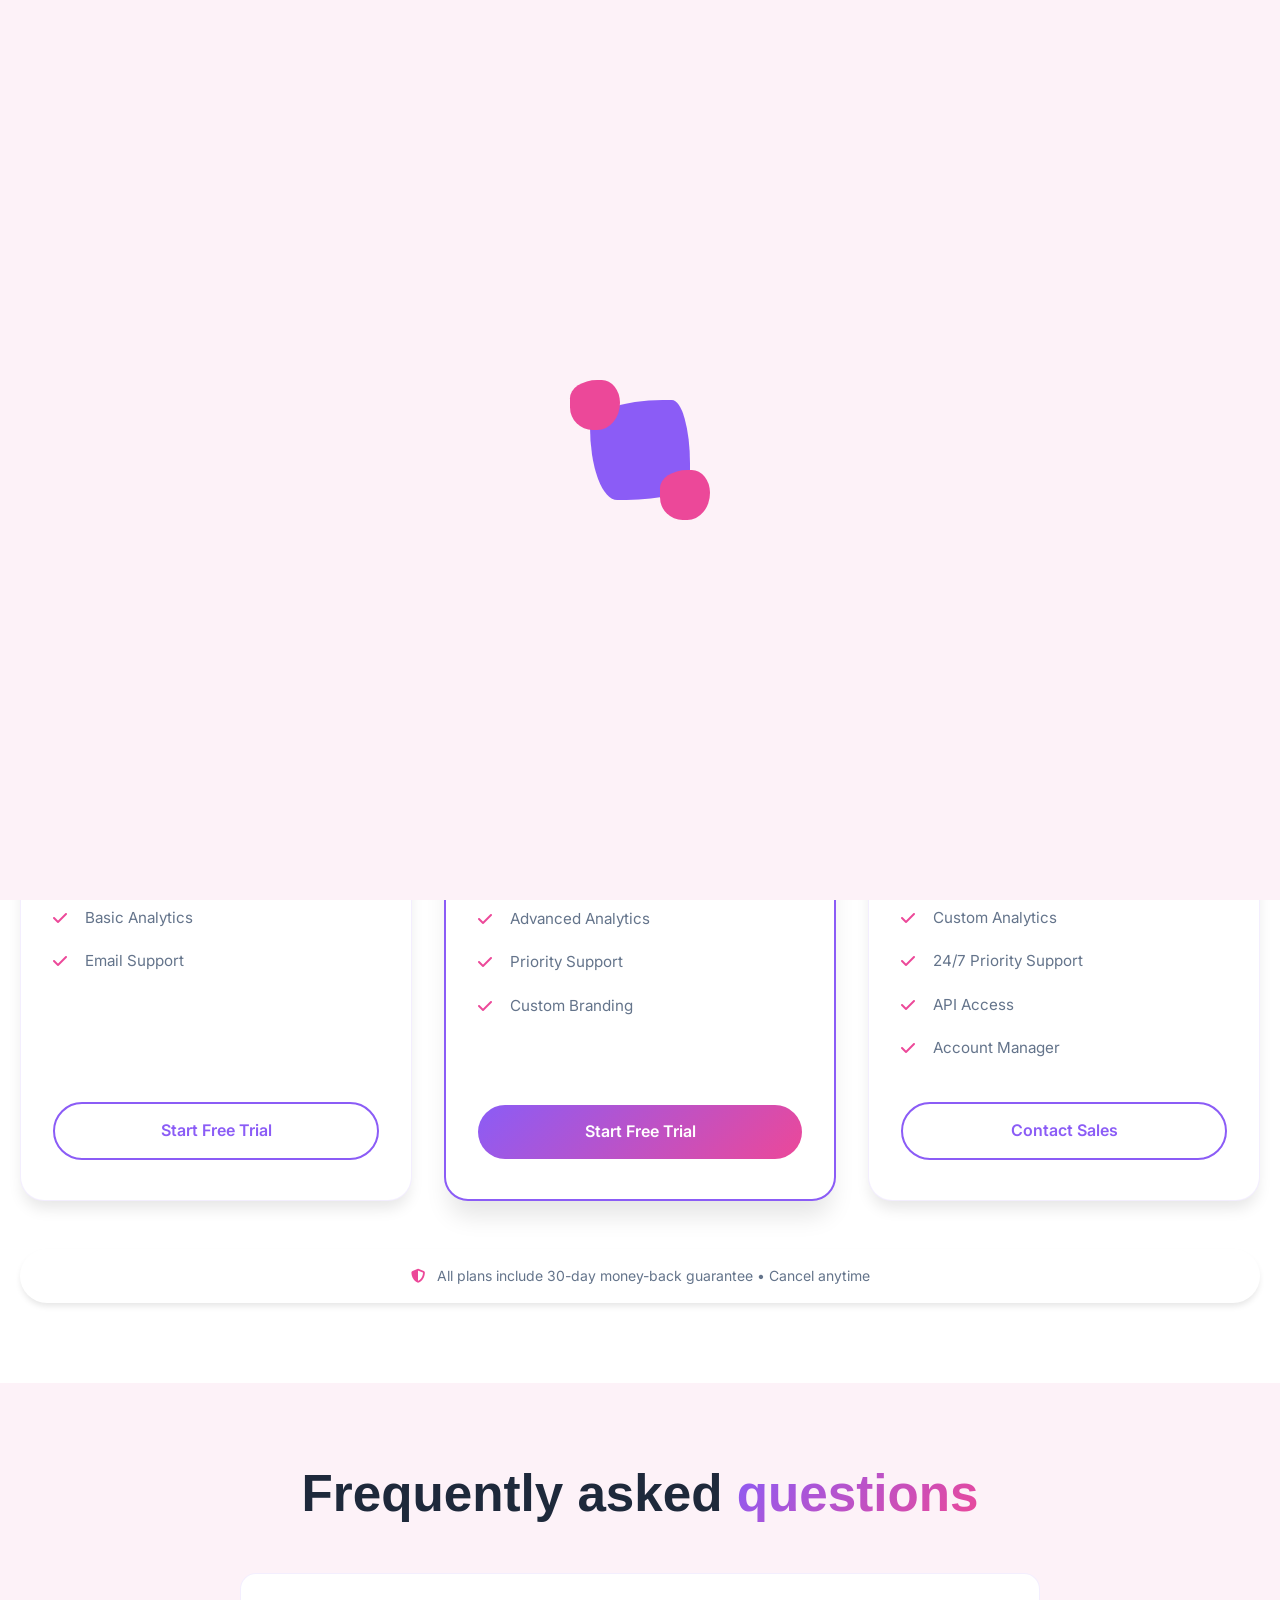
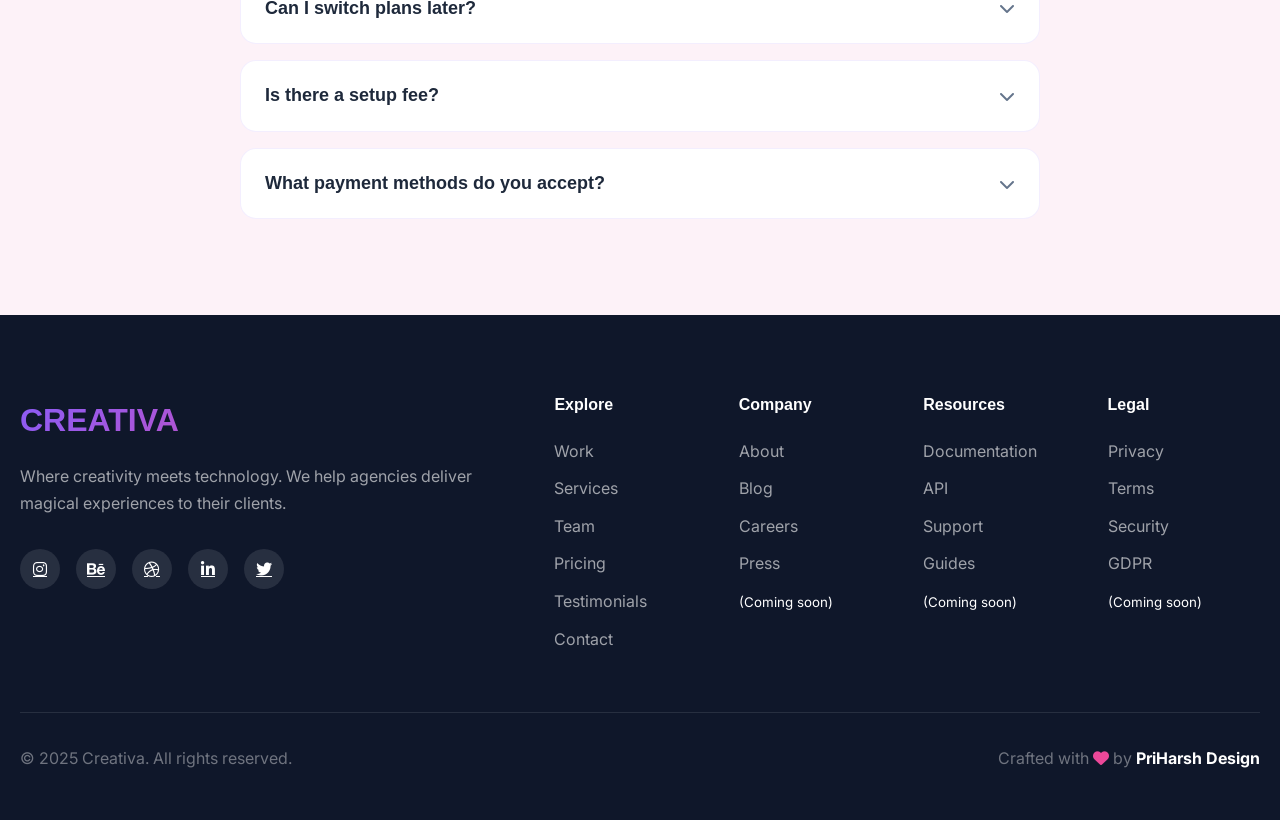
<file: xhtml/pricing.html>
<!DOCTYPE html>
<html lang="en">

<head>
  <meta charset="UTF-8">
  <meta name="viewport" content="width=device-width, initial-scale=1.0, maximum-scale=5.0">

  <!-- Title & Description -->
  <title>Creativa — Creative AI Agency</title>
  <meta name="description"
    content="Creativa — Innovative AI-powered creative solutions for brands, startups, and businesses. Explore web design, AI content, and digital marketing.">
  <meta name="keywords"
    content="Creativa, AI agency, creative AI, web design, digital marketing, startup branding, AI solutions">
  <meta name="author" content="PriHarsh Design">

  <!-- Favicon -->
  <link rel="icon" type="image/png" href="assets/images/favicon.ico">

  <!-- Open Graph / Facebook -->
  <meta property="og:title" content="Creativa — Creative AI Agency">
  <meta property="og:description"
    content="Innovative AI-powered creative solutions for brands, startups, and businesses. Explore web design, AI content, and digital marketing.">
  <meta property="og:image" content="assets/images/preview.png">
  <meta property="og:url" content="https://www.priharshdesign.com">
  <meta property="og:type" content="website">
  <meta property="og:site_name" content="PriHarsh Design">

  <!-- Twitter Card -->
  <meta name="twitter:card" content="summary_large_image">
  <meta name="twitter:title" content="Creativa — Creative AI Agency">
  <meta name="twitter:description"
    content="Innovative AI-powered creative solutions for brands, startups, and businesses. Explore web design, AI content, and digital marketing.">
  <meta name="twitter:image" content="assets/images/preview.png">
  <meta name="twitter:creator" content="@PriHarshDesign">
  <meta name="twitter:site" content="@PriHarshDesign">

  <!-- Bootstrap 5.3 CSS (only for grid) -->
  

  <!-- Google Fonts - Creative Fonts -->
  <link href="https://api.fontshare.com/v2/css?f[]=clash-display@400,500,600,700&f[]=sentient@400,500&display=swap"
    rel="stylesheet">
  <link href="https://fonts.googleapis.com/css2?family=Inter:wght@400;500;600;700&display=swap" rel="stylesheet">

  <!-- Font Awesome -->
  <link rel="stylesheet" href="https://cdnjs.cloudflare.com/ajax/libs/font-awesome/6.4.0/css/all.min.css">

  <!-- AOS Animation -->
  <link href="assets/css/aos.css" rel="stylesheet">

  <!-- Custom CSS -->
  <link rel="stylesheet" href="assets/css/main-min.css">
</head>

<body>

  <!-- ======================================== -->
  <!-- SECTION 1: CREATIVE LOADER -->
  <!-- ======================================== -->
  <div class="creative-loader">
    <div class="paint-splash"></div>
  </div>


  <!-- Navbar -->
  <nav class="creative-nav">
    <div class="container">
      <div class="nav-container">
        <div class="nav-wrapper">
          <!-- Logo - always goes to home -->
          <a href="index.html" class="logo">
            <span class="logo-text">CREATIVA</span>
            <span class="logo-dot"></span>
          </a>

          <!-- Navigation Menu - with correct links -->
          <div class="nav-menu">
            <!-- Home page sections -->
            
            <!-- Other pages -->
            <a href="work.html">Work</a>
            <a href="services.html">Services</a>
            <a href="team.html">Team</a>
            <a href="pricing.html" class="active">Pricing</a>

            <!-- Back to home section -->
            <a href="testimonials.html">Testimonials</a>

            <!-- Contact page -->
            <a href="contact.html">Contact</a>
          </div>

          <!-- Action Buttons -->
          <div class="nav-actions">
            <a href="contact.html" class="creative-btn">
              <span>Let's Talk</span>
              <i class="fas fa-arrow-right"></i>
            </a>
            <div class="menu-toggle">
              <span></span>
              <span></span>
              <span></span>
            </div>
          </div>
        </div>
      </div>
    </div>
  </nav>

  <!-- Page Header -->
  <section class="page-header">
    <div class="container">
      <div class="page-header-content" data-aos="fade-up">
        <span class="page-badge">✦ PRICING</span>
        <h1>Simple plans for<span class="gradient-text"> every agency</span></h1>
        <p>Choose the perfect plan for your needs. No hidden fees.</p>
      </div>
    </div>
  </section>

  <!-- Pricing Grid -->
  <section class="pricing-page-section">
    <div class="container">
      <div class="pricing-grid">
        <div class="pricing-card" data-aos="fade-up">
          <div class="pricing-badge">STARTER</div>
          <h3 class="plan-name">Creative Start</h3>
          <div class="pricing-price">
            <span class="currency">$</span>
            <span class="amount">49</span>
            <span class="period">/mo</span>
          </div>
          <p class="plan-description">Perfect for small agencies just starting out</p>
          <ul class="pricing-features">
            <li><i class="fas fa-check"></i> 5 Client Projects</li>
            <li><i class="fas fa-check"></i> AI Chatbot Integration</li>
            <li><i class="fas fa-check"></i> Basic Analytics</li>
            <li><i class="fas fa-check"></i> Email Support</li>
          </ul>
          <a href="contact.html" class="btn-outline w-100">Start Free Trial</a>
        </div>

        <div class="pricing-card popular" data-aos="fade-up" data-aos-delay="100">
          <div class="pricing-badge">🔥 POPULAR</div>
          <h3 class="plan-name">Creative Pro</h3>
          <div class="pricing-price">
            <span class="currency">$</span>
            <span class="amount">99</span>
            <span class="period">/mo</span>
          </div>
          <p class="plan-description">Most popular for growing agencies</p>
          <ul class="pricing-features">
            <li><i class="fas fa-check"></i> 15 Client Projects</li>
            <li><i class="fas fa-check"></i> White-Label AI Solutions</li>
            <li><i class="fas fa-check"></i> Advanced Analytics</li>
            <li><i class="fas fa-check"></i> Priority Support</li>
            <li><i class="fas fa-check"></i> Custom Branding</li>
          </ul>
          <a href="contact.html" class="btn-primary w-100">Start Free Trial</a>
        </div>

        <div class="pricing-card" data-aos="fade-up" data-aos-delay="200">
          <div class="pricing-badge">AGENCY</div>
          <h3 class="plan-name">Creative Unlimited</h3>
          <div class="pricing-price">
            <span class="currency">$</span>
            <span class="amount">199</span>
            <span class="period">/mo</span>
          </div>
          <p class="plan-description">For established agencies with high volume</p>
          <ul class="pricing-features">
            <li><i class="fas fa-check"></i> Unlimited Clients</li>
            <li><i class="fas fa-check"></i> Enterprise AI Suite</li>
            <li><i class="fas fa-check"></i> Custom Analytics</li>
            <li><i class="fas fa-check"></i> 24/7 Priority Support</li>
            <li><i class="fas fa-check"></i> API Access</li>
            <li><i class="fas fa-check"></i> Account Manager</li>
          </ul>
          <a href="contact.html" class="btn-outline w-100">Contact Sales</a>
        </div>
      </div>

      <div class="pricing-note" data-aos="fade-up">
        <i class="fas fa-shield-alt"></i>
        <span>All plans include 30-day money-back guarantee • Cancel anytime</span>
      </div>
    </div>
  </section>

  <!-- FAQ Section -->
  <section class="faq-section">
    <div class="container">
      <div class="section-header" data-aos="fade-up">
        <h2>Frequently asked <span class="gradient-text">questions</span></h2>
      </div>
      <div class="faq-grid">
        <div class="faq-item" data-aos="fade-up">
          <div class="faq-question">
            <h3>Can I switch plans later?</h3>
            <i class="fas fa-chevron-down"></i>
          </div>
          <div class="faq-answer">
            <p>Yes, you can upgrade or downgrade your plan at any time.</p>
          </div>
        </div>
        <div class="faq-item" data-aos="fade-up" data-aos-delay="50">
          <div class="faq-question">
            <h3>Is there a setup fee?</h3>
            <i class="fas fa-chevron-down"></i>
          </div>
          <div class="faq-answer">
            <p>No, there are no setup fees. You only pay the monthly subscription.</p>
          </div>
        </div>
        <div class="faq-item" data-aos="fade-up" data-aos-delay="100">
          <div class="faq-question">
            <h3>What payment methods do you accept?</h3>
            <i class="fas fa-chevron-down"></i>
          </div>
          <div class="faq-answer">
            <p>We accept all major credit cards, PayPal, and bank transfers.</p>
          </div>
        </div>
      </div>
    </div>
  </section>

  <footer class="creative-footer">
    <div class="container">
      <div class="footer-top">
        <div class="footer-brand">
          <div class="logo">CREATIVA</div>
          <p>Where creativity meets technology. We help agencies deliver magical experiences to their clients.</p>
          <div class="footer-social">
            <a href="#" class="social-link"><i class="fab fa-instagram"></i></a>
            <a href="#" class="social-link"><i class="fab fa-behance"></i></a>
            <a href="#" class="social-link"><i class="fab fa-dribbble"></i></a>
            <a href="#" class="social-link"><i class="fab fa-linkedin-in"></i></a>
            <a href="#" class="social-link"><i class="fab fa-twitter"></i></a>
          </div>
        </div>

        <div class="footer-links">
          <!-- Explore Section - Sab pages exist karte hain -->
          <div class="link-group">
            <h5>Explore</h5>
            <ul>
              <li><a href="work.html">Work</a></li>
              <li><a href="services.html">Services</a></li>
              <li><a href="team.html">Team</a></li>
              <li><a href="pricing.html">Pricing</a></li>
              <li><a href="testimonials.html">Testimonials</a></li>
              <li><a href="contact.html">Contact</a></li>
            </ul>
          </div>

          <!-- Company Section - Placeholder links -->
          <div class="link-group">
            <h5>Company</h5>
            <ul>
              <li><a href="#" onclick="return false;">About</a></li>
              <li><a href="#" onclick="return false;">Blog</a></li>
              <li><a href="#" onclick="return false;">Careers</a></li>
              <li><a href="#" onclick="return false;">Press</a></li>
            </ul>
            <small class="text-muted">(Coming soon)</small>
          </div>

          <!-- Resources Section - Placeholder links -->
          <div class="link-group">
            <h5>Resources</h5>
            <ul>
              <li><a href="#" onclick="return false;">Documentation</a></li>
              <li><a href="#" onclick="return false;">API</a></li>
              <li><a href="#" onclick="return false;">Support</a></li>
              <li><a href="#" onclick="return false;">Guides</a></li>
            </ul>
            <small class="text-muted">(Coming soon)</small>
          </div>

          <!-- Legal Section - Placeholder links -->
          <div class="link-group">
            <h5>Legal</h5>
            <ul>
              <li><a href="#" onclick="return false;">Privacy</a></li>
              <li><a href="#" onclick="return false;">Terms</a></li>
              <li><a href="#" onclick="return false;">Security</a></li>
              <li><a href="#" onclick="return false;">GDPR</a></li>
            </ul>
            <small class="text-muted">(Coming soon)</small>
          </div>
        </div>
      </div>
      <div class="footer-bottom">
        <p class="copyright">© 2025 Creativa. All rights reserved.</p>
        <p class="credit">Crafted with <i class="fas fa-heart"></i> by <strong>PriHarsh Design</strong></p>
      </div>
    </div>
  </footer>

  <!-- Back to Top -->
  <button class="back-to-top">
    <i class="fas fa-arrow-up"></i>
  </button>

  <!-- Scripts -->
  <script src="assets/js/bootstrap.bundle.min.js"></script>
  <script src="assets/js/aos.js"></script>
  <script src="assets/js/app-min.js"></script>
</body>

</html>
</file>
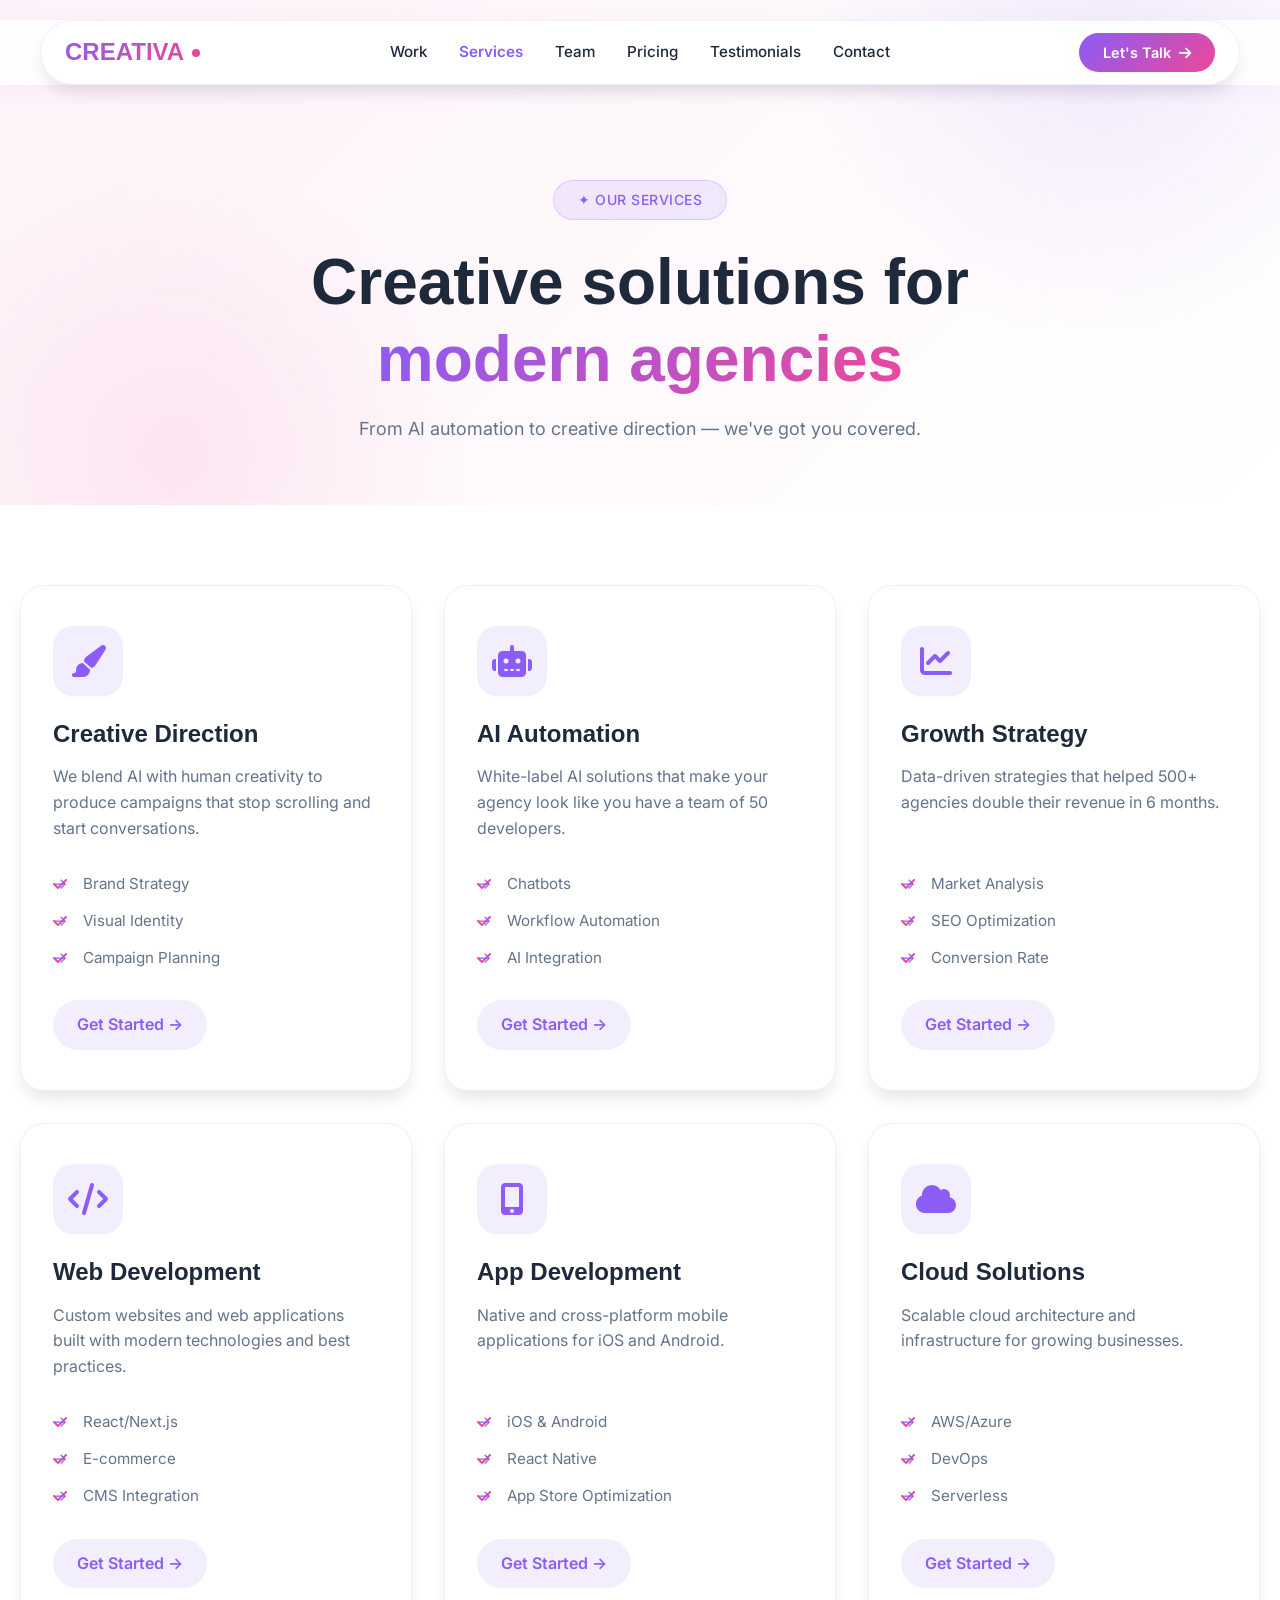
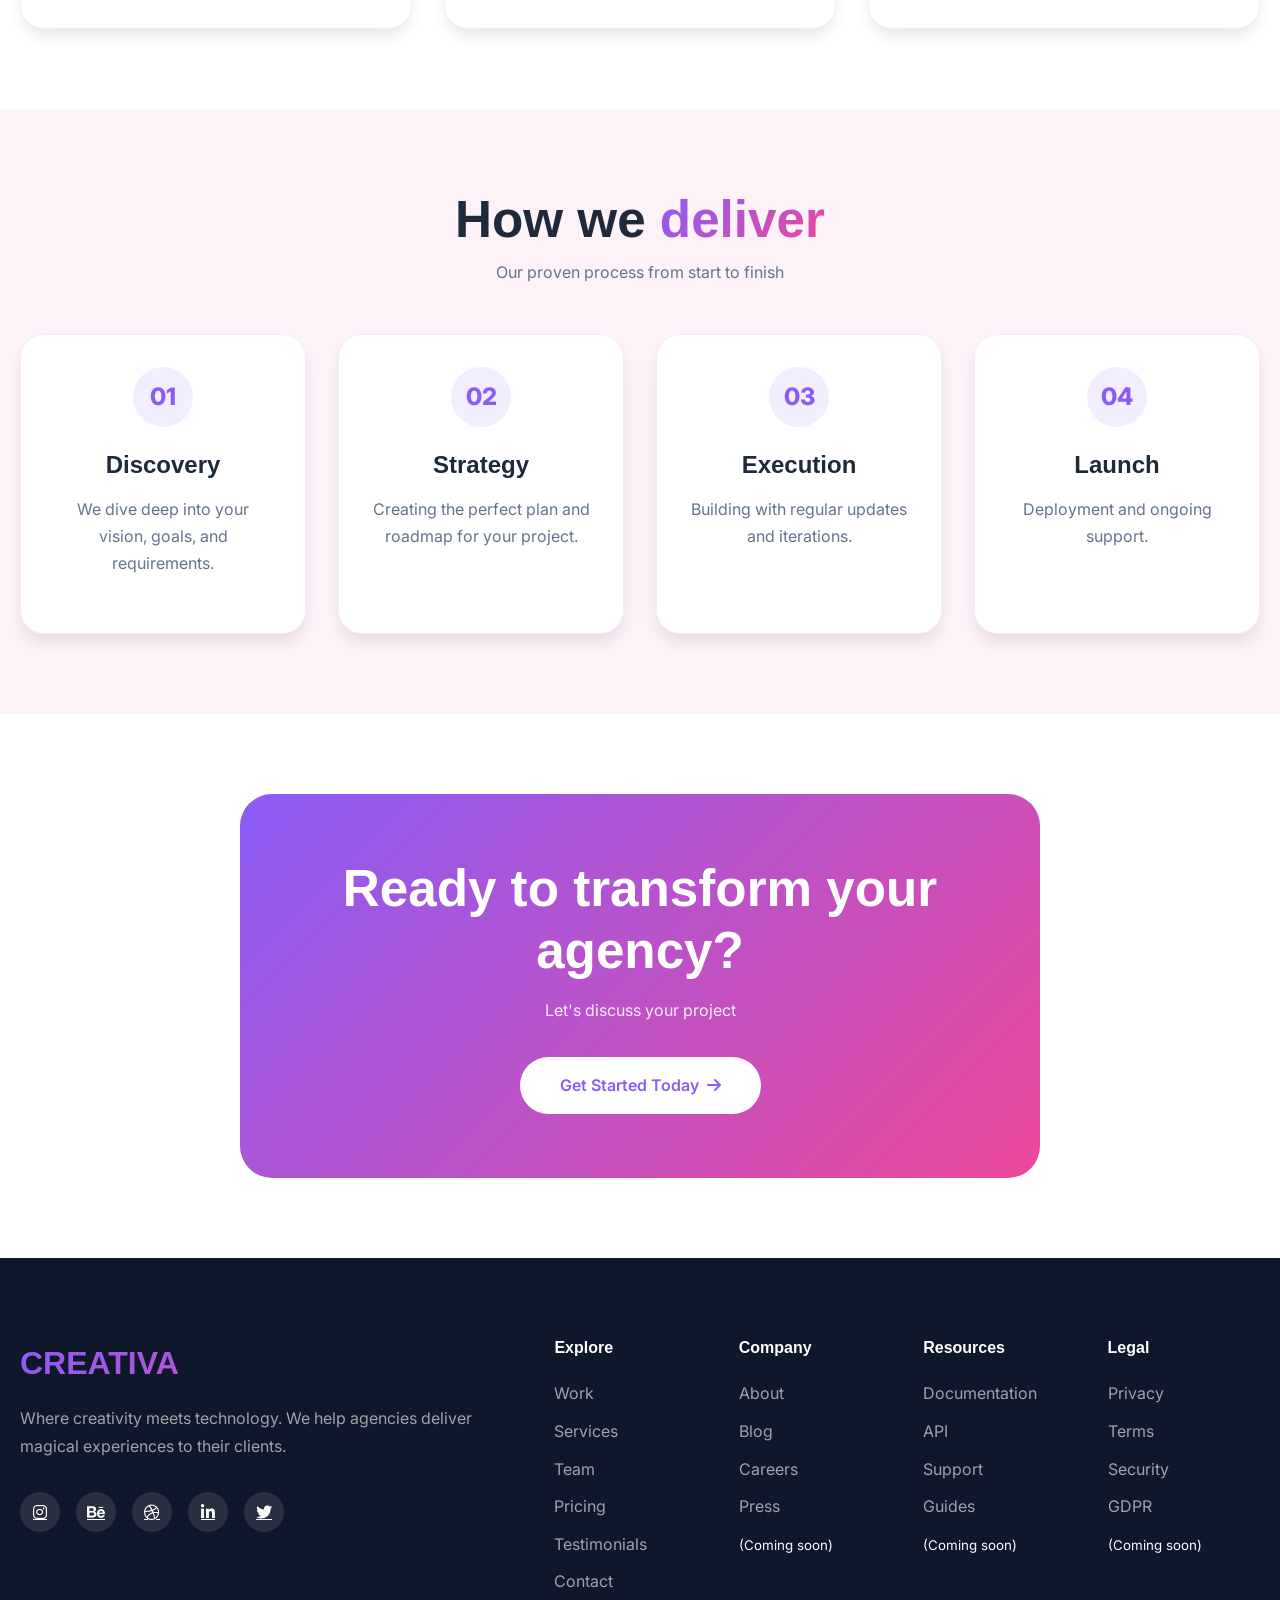
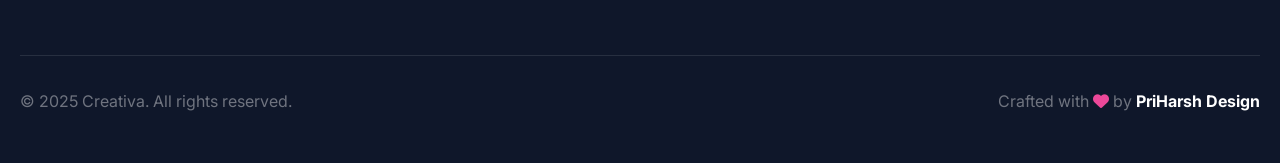
<file: xhtml/services.html>
<!DOCTYPE html>
<html lang="en">

<head>
  <meta charset="UTF-8">
  <meta name="viewport" content="width=device-width, initial-scale=1.0, maximum-scale=5.0">

  <!-- Title & Description -->
  <title>Creativa — Creative AI Agency</title>
  <meta name="description"
    content="Creativa — Innovative AI-powered creative solutions for brands, startups, and businesses. Explore web design, AI content, and digital marketing.">
  <meta name="keywords"
    content="Creativa, AI agency, creative AI, web design, digital marketing, startup branding, AI solutions">
  <meta name="author" content="PriHarsh Design">

  <!-- Favicon -->
  <link rel="icon" type="image/png" href="assets/images/favicon.ico">

  <!-- Open Graph / Facebook -->
  <meta property="og:title" content="Creativa — Creative AI Agency">
  <meta property="og:description"
    content="Innovative AI-powered creative solutions for brands, startups, and businesses. Explore web design, AI content, and digital marketing.">
  <meta property="og:image" content="assets/images/preview.png">
  <meta property="og:url" content="https://www.priharshdesign.com">
  <meta property="og:type" content="website">
  <meta property="og:site_name" content="PriHarsh Design">

  <!-- Twitter Card -->
  <meta name="twitter:card" content="summary_large_image">
  <meta name="twitter:title" content="Creativa — Creative AI Agency">
  <meta name="twitter:description"
    content="Innovative AI-powered creative solutions for brands, startups, and businesses. Explore web design, AI content, and digital marketing.">
  <meta name="twitter:image" content="assets/images/preview.png">
  <meta name="twitter:creator" content="@PriHarshDesign">
  <meta name="twitter:site" content="@PriHarshDesign">

  <!-- Bootstrap 5.3 CSS (only for grid) -->
  

  <!-- Google Fonts - Creative Fonts -->
  <link href="https://api.fontshare.com/v2/css?f[]=clash-display@400,500,600,700&f[]=sentient@400,500&display=swap"
    rel="stylesheet">
  <link href="https://fonts.googleapis.com/css2?family=Inter:wght@400;500;600;700&display=swap" rel="stylesheet">

  <!-- Font Awesome -->
  <link rel="stylesheet" href="https://cdnjs.cloudflare.com/ajax/libs/font-awesome/6.4.0/css/all.min.css">

  <!-- AOS Animation -->
  <link href="assets/css/aos.css" rel="stylesheet">

  <!-- Custom CSS -->
  <link rel="stylesheet" href="assets/css/main-min.css">
</head>

<body>

  <!-- ======================================== -->
  <!-- SECTION 1: CREATIVE LOADER -->
  <!-- ======================================== -->
  <div class="creative-loader">
    <div class="paint-splash"></div>
  </div>


  <!-- Navbar (Same as work.html) -->
  <nav class="creative-nav">
    <div class="container">
      <div class="nav-container">
        <div class="nav-wrapper">
          <!-- Logo - always goes to home -->
          <a href="index.html" class="logo">
            <span class="logo-text">CREATIVA</span>
            <span class="logo-dot"></span>
          </a>

          <!-- Navigation Menu - with correct links -->
          <div class="nav-menu">
            <!-- Home page sections -->
            
            <!-- Other pages -->
            <a href="work.html">Work</a>
            <a href="services.html" class="active">Services</a>
            <a href="team.html">Team</a>
            <a href="pricing.html">Pricing</a>

            <!-- Back to home section -->
            <a href="testimonials.html">Testimonials</a>

            <!-- Contact page -->
            <a href="contact.html">Contact</a>
          </div>

          <!-- Action Buttons -->
          <div class="nav-actions">
            <a href="contact.html" class="creative-btn">
              <span>Let's Talk</span>
              <i class="fas fa-arrow-right"></i>
            </a>
            <div class="menu-toggle">
              <span></span>
              <span></span>
              <span></span>
            </div>
          </div>
        </div>
      </div>
    </div>
  </nav>

  <!-- Page Header -->
  <section class="page-header">
    <div class="container">
      <div class="page-header-content" data-aos="fade-up">
        <span class="page-badge">✦ OUR SERVICES</span>
        <h1>Creative solutions for<span class="gradient-text"> modern agencies</span></h1>
        <p>From AI automation to creative direction — we've got you covered.</p>
      </div>
    </div>
  </section>

  <!-- Services Grid - 6 Cards -->
  <section class="services-page-section">
    <div class="container">
      <div class="services-grid">
        <div class="service-card" data-aos="fade-up">
          <div class="card-icon">
            <i class="fas fa-paint-brush"></i>
          </div>
          <h3>Creative Direction</h3>
          <p>We blend AI with human creativity to produce campaigns that stop scrolling and start conversations.</p>
          <ul class="service-features">
            <li><i class="fas fa-check"></i> Brand Strategy</li>
            <li><i class="fas fa-check"></i> Visual Identity</li>
            <li><i class="fas fa-check"></i> Campaign Planning</li>
          </ul>
          <a href="contact.html" class="service-link">Get Started →</a>
        </div>

        <div class="service-card" data-aos="fade-up" data-aos-delay="50">
          <div class="card-icon">
            <i class="fas fa-robot"></i>
          </div>
          <h3>AI Automation</h3>
          <p>White-label AI solutions that make your agency look like you have a team of 50 developers.</p>
          <ul class="service-features">
            <li><i class="fas fa-check"></i> Chatbots</li>
            <li><i class="fas fa-check"></i> Workflow Automation</li>
            <li><i class="fas fa-check"></i> AI Integration</li>
          </ul>
          <a href="contact.html" class="service-link">Get Started →</a>
        </div>

        <div class="service-card" data-aos="fade-up" data-aos-delay="100">
          <div class="card-icon">
            <i class="fas fa-chart-line"></i>
          </div>
          <h3>Growth Strategy</h3>
          <p>Data-driven strategies that helped 500+ agencies double their revenue in 6 months.</p>
          <ul class="service-features">
            <li><i class="fas fa-check"></i> Market Analysis</li>
            <li><i class="fas fa-check"></i> SEO Optimization</li>
            <li><i class="fas fa-check"></i> Conversion Rate</li>
          </ul>
          <a href="contact.html" class="service-link">Get Started →</a>
        </div>

        <div class="service-card" data-aos="fade-up" data-aos-delay="150">
          <div class="card-icon">
            <i class="fas fa-code"></i>
          </div>
          <h3>Web Development</h3>
          <p>Custom websites and web applications built with modern technologies and best practices.</p>
          <ul class="service-features">
            <li><i class="fas fa-check"></i> React/Next.js</li>
            <li><i class="fas fa-check"></i> E-commerce</li>
            <li><i class="fas fa-check"></i> CMS Integration</li>
          </ul>
          <a href="contact.html" class="service-link">Get Started →</a>
        </div>

        <div class="service-card" data-aos="fade-up" data-aos-delay="200">
          <div class="card-icon">
            <i class="fas fa-mobile-alt"></i>
          </div>
          <h3>App Development</h3>
          <p>Native and cross-platform mobile applications for iOS and Android.</p>
          <ul class="service-features">
            <li><i class="fas fa-check"></i> iOS & Android</li>
            <li><i class="fas fa-check"></i> React Native</li>
            <li><i class="fas fa-check"></i> App Store Optimization</li>
          </ul>
          <a href="contact.html" class="service-link">Get Started →</a>
        </div>

        <div class="service-card" data-aos="fade-up" data-aos-delay="250">
          <div class="card-icon">
            <i class="fas fa-cloud"></i>
          </div>
          <h3>Cloud Solutions</h3>
          <p>Scalable cloud architecture and infrastructure for growing businesses.</p>
          <ul class="service-features">
            <li><i class="fas fa-check"></i> AWS/Azure</li>
            <li><i class="fas fa-check"></i> DevOps</li>
            <li><i class="fas fa-check"></i> Serverless</li>
          </ul>
          <a href="contact.html" class="service-link">Get Started →</a>
        </div>
      </div>
    </div>
  </section>

  <!-- Process Section -->
  <section class="process-section">
    <div class="container">
      <div class="section-header" data-aos="fade-up">
        <h2>How we <span class="gradient-text">deliver</span></h2>
        <p>Our proven process from start to finish</p>
      </div>
      <div class="process-grid">
        <div class="process-card" data-aos="fade-up">
          <div class="process-number">01</div>
          <h3>Discovery</h3>
          <p>We dive deep into your vision, goals, and requirements.</p>
        </div>
        <div class="process-card" data-aos="fade-up" data-aos-delay="50">
          <div class="process-number">02</div>
          <h3>Strategy</h3>
          <p>Creating the perfect plan and roadmap for your project.</p>
        </div>
        <div class="process-card" data-aos="fade-up" data-aos-delay="100">
          <div class="process-number">03</div>
          <h3>Execution</h3>
          <p>Building with regular updates and iterations.</p>
        </div>
        <div class="process-card" data-aos="fade-up" data-aos-delay="150">
          <div class="process-number">04</div>
          <h3>Launch</h3>
          <p>Deployment and ongoing support.</p>
        </div>
      </div>
    </div>
  </section>

  <!-- CTA -->
  <section class="cta-section">
    <div class="container">
      <div class="cta-card" data-aos="zoom-in">
        <h2>Ready to <span>transform</span> your agency?</h2>
        <p>Let's discuss your project</p>
        <a href="contact.html" class="cta-btn">
          Get Started Today
          <i class="fas fa-arrow-right"></i>
        </a>
      </div>
    </div>
  </section>

  <footer class="creative-footer">
    <div class="container">
      <div class="footer-top">
        <div class="footer-brand">
          <div class="logo">CREATIVA</div>
          <p>Where creativity meets technology. We help agencies deliver magical experiences to their clients.</p>
          <div class="footer-social">
            <a href="#" class="social-link"><i class="fab fa-instagram"></i></a>
            <a href="#" class="social-link"><i class="fab fa-behance"></i></a>
            <a href="#" class="social-link"><i class="fab fa-dribbble"></i></a>
            <a href="#" class="social-link"><i class="fab fa-linkedin-in"></i></a>
            <a href="#" class="social-link"><i class="fab fa-twitter"></i></a>
          </div>
        </div>

        <div class="footer-links">
          <!-- Explore Section - Sab pages exist karte hain -->
          <div class="link-group">
            <h5>Explore</h5>
            <ul>
              <li><a href="work.html">Work</a></li>
              <li><a href="services.html">Services</a></li>
              <li><a href="team.html">Team</a></li>
              <li><a href="pricing.html">Pricing</a></li>
              <li><a href="testimonials.html">Testimonials</a></li>
              <li><a href="contact.html">Contact</a></li>
            </ul>
          </div>

          <!-- Company Section - Placeholder links -->
          <div class="link-group">
            <h5>Company</h5>
            <ul>
              <li><a href="#" onclick="return false;">About</a></li>
              <li><a href="#" onclick="return false;">Blog</a></li>
              <li><a href="#" onclick="return false;">Careers</a></li>
              <li><a href="#" onclick="return false;">Press</a></li>
            </ul>
            <small class="text-muted">(Coming soon)</small>
          </div>

          <!-- Resources Section - Placeholder links -->
          <div class="link-group">
            <h5>Resources</h5>
            <ul>
              <li><a href="#" onclick="return false;">Documentation</a></li>
              <li><a href="#" onclick="return false;">API</a></li>
              <li><a href="#" onclick="return false;">Support</a></li>
              <li><a href="#" onclick="return false;">Guides</a></li>
            </ul>
            <small class="text-muted">(Coming soon)</small>
          </div>

          <!-- Legal Section - Placeholder links -->
          <div class="link-group">
            <h5>Legal</h5>
            <ul>
              <li><a href="#" onclick="return false;">Privacy</a></li>
              <li><a href="#" onclick="return false;">Terms</a></li>
              <li><a href="#" onclick="return false;">Security</a></li>
              <li><a href="#" onclick="return false;">GDPR</a></li>
            </ul>
            <small class="text-muted">(Coming soon)</small>
          </div>
        </div>

      </div>

      <div class="footer-bottom">
        <p class="copyright">© 2025 Creativa. All rights reserved.</p>
        <p class="credit">Crafted with <i class="fas fa-heart"></i> by <strong>PriHarsh Design</strong></p>
      </div>
    </div>
  </footer>

  <!-- Back to Top -->
  <button class="back-to-top">
    <i class="fas fa-arrow-up"></i>
  </button>

  <!-- Scripts -->
  <script src="assets/js/bootstrap.bundle.min.js"></script>
  <script src="assets/js/aos.js"></script>
  <script src="assets/js/app-min.js"></script>
</body>

</html>
</file>
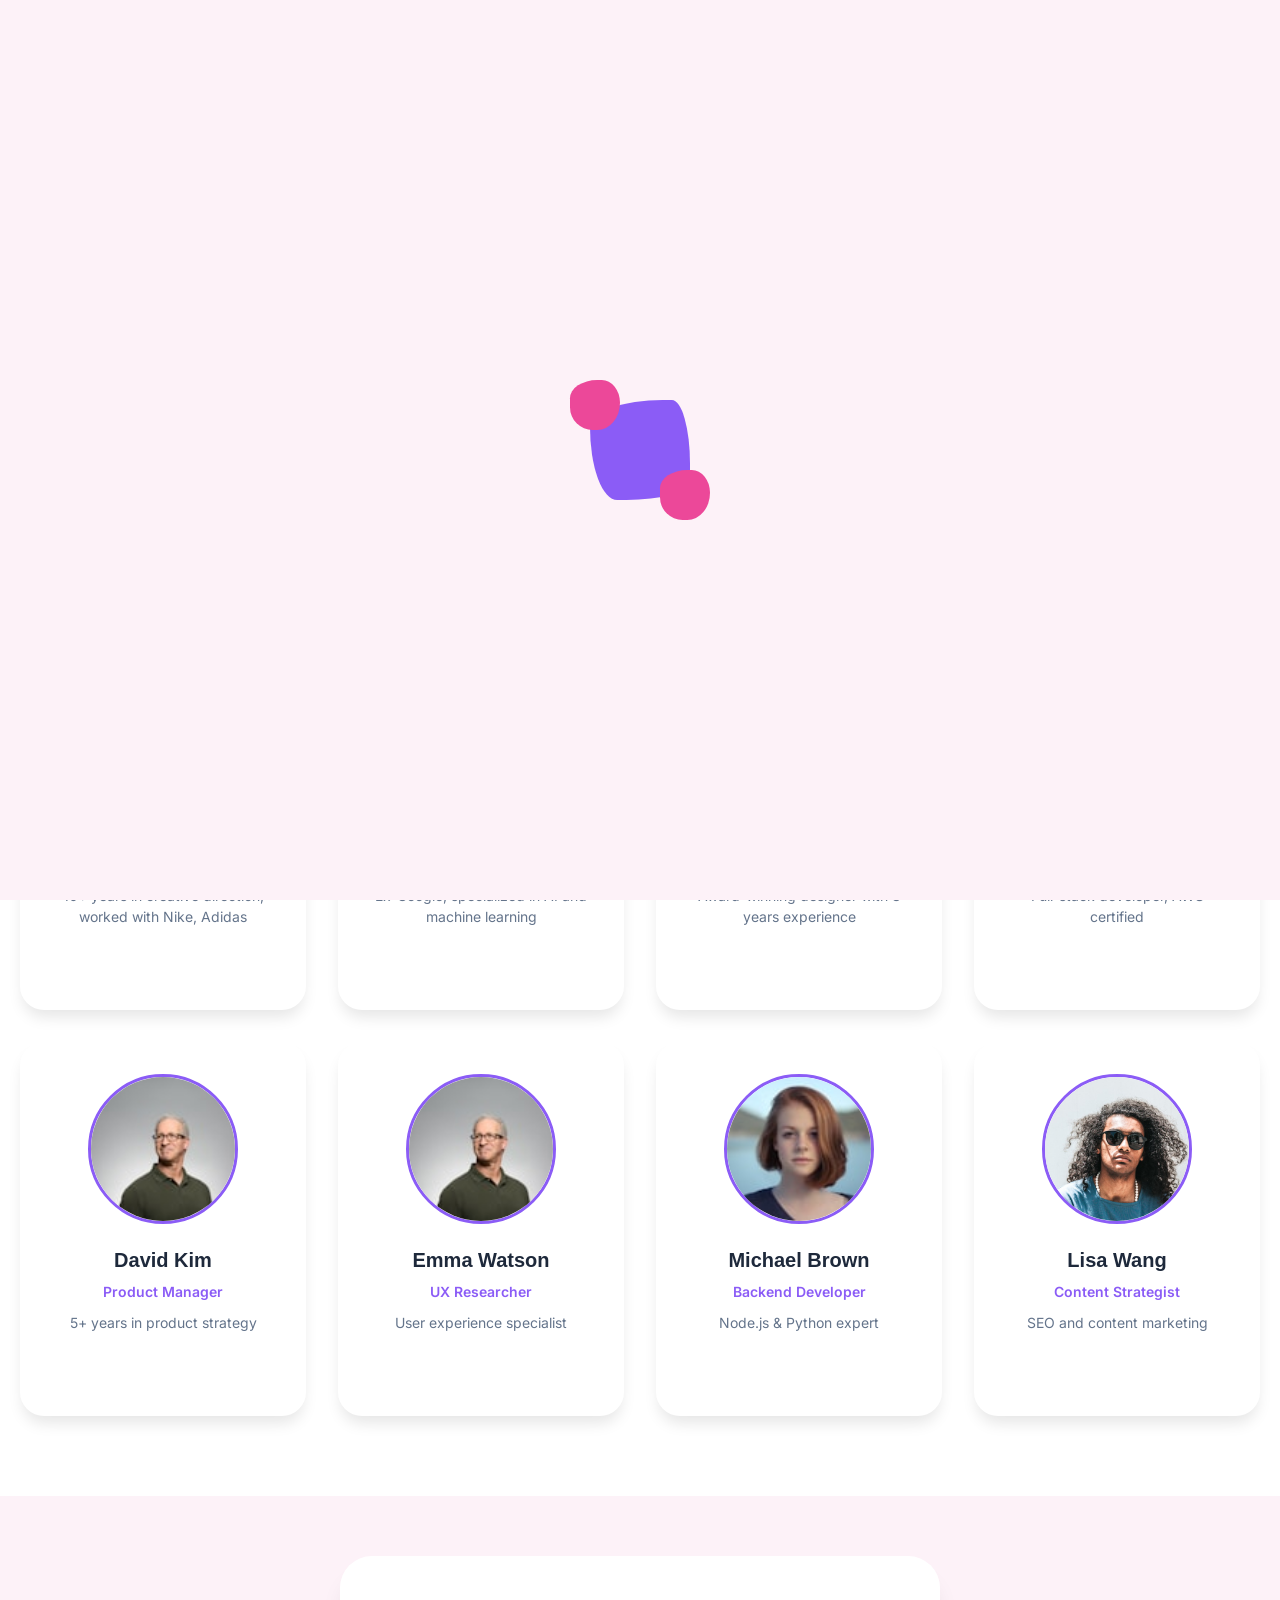
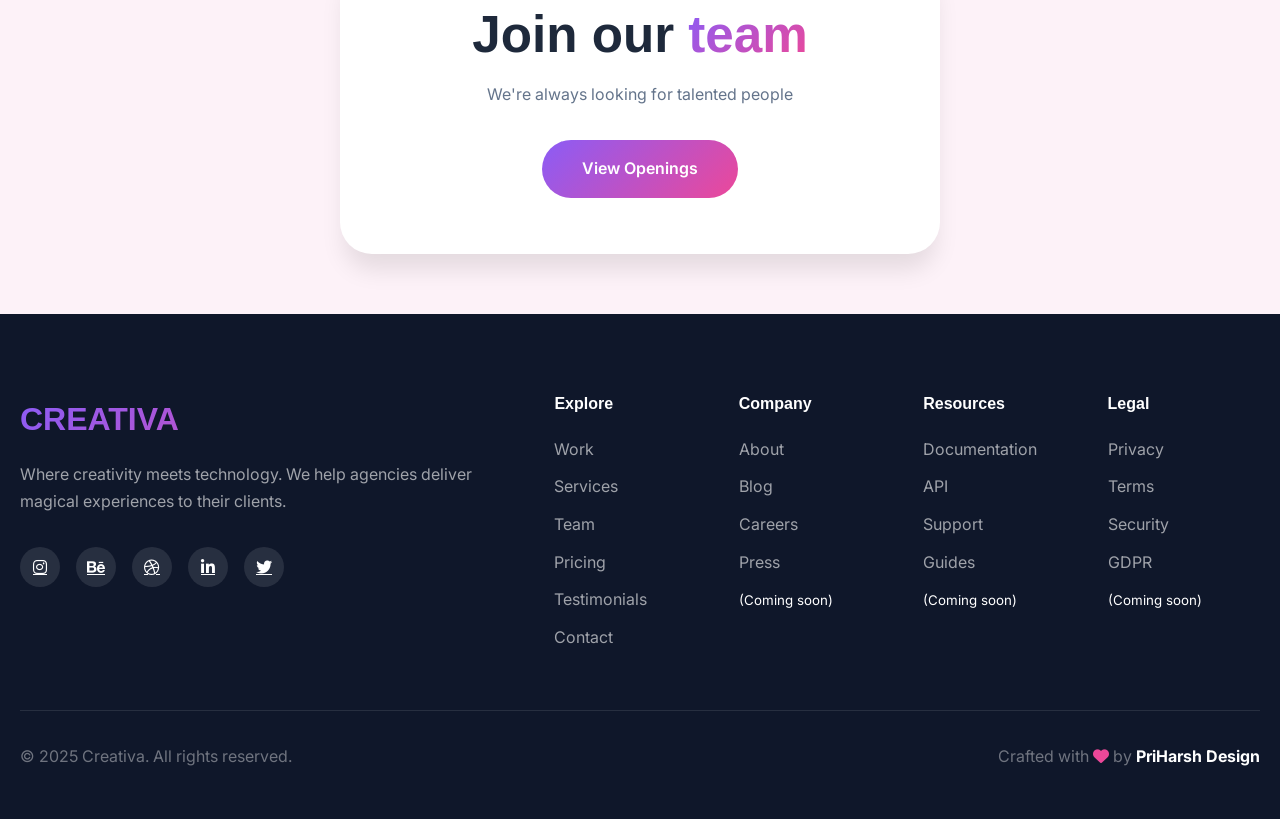
<file: xhtml/team.html>
<!DOCTYPE html>
<html lang="en">

<head>
  <meta charset="UTF-8">
  <meta name="viewport" content="width=device-width, initial-scale=1.0, maximum-scale=5.0">

  <!-- Title & Description -->
  <title>Creativa — Creative AI Agency</title>
  <meta name="description"
    content="Creativa — Innovative AI-powered creative solutions for brands, startups, and businesses. Explore web design, AI content, and digital marketing.">
  <meta name="keywords"
    content="Creativa, AI agency, creative AI, web design, digital marketing, startup branding, AI solutions">
  <meta name="author" content="PriHarsh Design">

  <!-- Favicon -->
  <link rel="icon" type="image/png" href="assets/images/favicon.ico">

  <!-- Open Graph / Facebook -->
  <meta property="og:title" content="Creativa — Creative AI Agency">
  <meta property="og:description"
    content="Innovative AI-powered creative solutions for brands, startups, and businesses. Explore web design, AI content, and digital marketing.">
  <meta property="og:image" content="assets/images/preview.png">
  <meta property="og:url" content="https://www.priharshdesign.com">
  <meta property="og:type" content="website">
  <meta property="og:site_name" content="PriHarsh Design">

  <!-- Twitter Card -->
  <meta name="twitter:card" content="summary_large_image">
  <meta name="twitter:title" content="Creativa — Creative AI Agency">
  <meta name="twitter:description"
    content="Innovative AI-powered creative solutions for brands, startups, and businesses. Explore web design, AI content, and digital marketing.">
  <meta name="twitter:image" content="assets/images/preview.png">
  <meta name="twitter:creator" content="@PriHarshDesign">
  <meta name="twitter:site" content="@PriHarshDesign">

  <!-- Bootstrap 5.3 CSS (only for grid) -->
  

  <!-- Google Fonts - Creative Fonts -->
  <link href="https://api.fontshare.com/v2/css?f[]=clash-display@400,500,600,700&f[]=sentient@400,500&display=swap"
    rel="stylesheet">
  <link href="https://fonts.googleapis.com/css2?family=Inter:wght@400;500;600;700&display=swap" rel="stylesheet">

  <!-- Font Awesome -->
  <link rel="stylesheet" href="https://cdnjs.cloudflare.com/ajax/libs/font-awesome/6.4.0/css/all.min.css">

  <!-- AOS Animation -->
  <link href="assets/css/aos.css" rel="stylesheet">

  <!-- Custom CSS -->
  <link rel="stylesheet" href="assets/css/main-min.css">
</head>

<body>

  <!-- ======================================== -->
  <!-- SECTION 1: CREATIVE LOADER -->
  <!-- ======================================== -->
  <div class="creative-loader">
    <div class="paint-splash"></div>
  </div>


  <!-- Navbar (Same as before) -->
  <nav class="creative-nav">
    <div class="container">
      <div class="nav-container">
        <div class="nav-wrapper">
          <!-- Logo - always goes to home -->
          <a href="index.html" class="logo">
            <span class="logo-text">CREATIVA</span>
            <span class="logo-dot"></span>
          </a>

          <!-- Navigation Menu - with correct links -->
          <div class="nav-menu">
            <!-- Home page sections -->
            
            <!-- Other pages -->
            <a href="work.html">Work</a>
            <a href="services.html">Services</a>
            <a href="team.html"class="active">Team</a>
            <a href="pricing.html">Pricing</a>

            <!-- Back to home section -->
            <a href="testimonials.html">Testimonials</a>

            <!-- Contact page -->
            <a href="contact.html">Contact</a>
          </div>

          <!-- Action Buttons -->
          <div class="nav-actions">
            <a href="contact.html" class="creative-btn">
              <span>Let's Talk</span>
              <i class="fas fa-arrow-right"></i>
            </a>
            <div class="menu-toggle">
              <span></span>
              <span></span>
              <span></span>
            </div>
          </div>
        </div>
      </div>
    </div>
  </nav>

  <!-- Page Header -->
  <section class="page-header">
    <div class="container">
      <div class="page-header-content" data-aos="fade-up">
        <span class="page-badge">✦ MEET THE TEAM</span>
        <h1>Creative minds behind<span class="gradient-text"> the magic</span></h1>
        <p>We're a team of designers, developers, and strategists passionate about creating amazing work.</p>
      </div>
    </div>
  </section>

  <!-- Team Grid - 8 Members -->
  <section class="team-page-section">
    <div class="container">
      <div class="team-grid">
        <div class="team-card" data-aos="fade-up">
          <div class="team-image">
            <img src="assets/images/6.jpeg" alt="Alex Chen">
          </div>
          <h4>Alex Chen</h4>
          <p class="team-role">Creative Director</p>
          <p class="team-bio">10+ years in creative direction, worked with Nike, Adidas</p>
          <div class="team-social">
            <a href="#"><i class="fab fa-linkedin-in"></i></a>
            <a href="#"><i class="fab fa-twitter"></i></a>
            <a href="#"><i class="fab fa-dribbble"></i></a>
          </div>
        </div>

        <div class="team-card" data-aos="fade-up" data-aos-delay="50">
          <div class="team-image">
            <img src="assets/images/7.jpeg"
              alt="Maya Patel">
          </div>
          <h4>Maya Patel</h4>
          <p class="team-role">AI Strategist</p>
          <p class="team-bio">Ex-Google, specialized in AI and machine learning</p>
          <div class="team-social">
            <a href="#"><i class="fab fa-linkedin-in"></i></a>
            <a href="#"><i class="fab fa-twitter"></i></a>
            <a href="#"><i class="fab fa-github"></i></a>
          </div>
        </div>

        <div class="team-card" data-aos="fade-up" data-aos-delay="100">
          <div class="team-image">
            <img src="assets/images/8.jpeg"
              alt="James Wilson">
          </div>
          <h4>James Wilson</h4>
          <p class="team-role">Lead Designer</p>
          <p class="team-bio">Award-winning designer with 8 years experience</p>
          <div class="team-social">
            <a href="#"><i class="fab fa-linkedin-in"></i></a>
            <a href="#"><i class="fab fa-behance"></i></a>
            <a href="#"><i class="fab fa-instagram"></i></a>
          </div>
        </div>

        <div class="team-card" data-aos="fade-up" data-aos-delay="150">
          <div class="team-image">
            <img src="assets/images/9.jpeg"
              alt="Sophia Lee">
          </div>
          <h4>Sophia Lee</h4>
          <p class="team-role">Tech Lead</p>
          <p class="team-bio">Full-stack developer, AWS certified</p>
          <div class="team-social">
            <a href="#"><i class="fab fa-linkedin-in"></i></a>
            <a href="#"><i class="fab fa-github"></i></a>
            <a href="#"><i class="fab fa-dev"></i></a>
          </div>
        </div>

        <div class="team-card" data-aos="fade-up" data-aos-delay="200">
          <div class="team-image">
            <img src="assets/images/10.jpeg"
              alt="David Kim">
          </div>
          <h4>David Kim</h4>
          <p class="team-role">Product Manager</p>
          <p class="team-bio">5+ years in product strategy</p>
          <div class="team-social">
            <a href="#"><i class="fab fa-linkedin-in"></i></a>
            <a href="#"><i class="fab fa-twitter"></i></a>
          </div>
        </div>

        <div class="team-card" data-aos="fade-up" data-aos-delay="250">
          <div class="team-image">
            <img src="assets/images/10.jpeg"
              alt="Emma Watson">
          </div>
          <h4>Emma Watson</h4>
          <p class="team-role">UX Researcher</p>
          <p class="team-bio">User experience specialist</p>
          <div class="team-social">
            <a href="#"><i class="fab fa-linkedin-in"></i></a>
            <a href="#"><i class="fab fa-behance"></i></a>
          </div>
        </div>

        <div class="team-card" data-aos="fade-up" data-aos-delay="300">
          <div class="team-image">
            <img src="assets/images/12.jpeg"
              alt="Michael Brown">
          </div>
          <h4>Michael Brown</h4>
          <p class="team-role">Backend Developer</p>
          <p class="team-bio">Node.js & Python expert</p>
          <div class="team-social">
            <a href="#"><i class="fab fa-linkedin-in"></i></a>
            <a href="#"><i class="fab fa-github"></i></a>
          </div>
        </div>

        <div class="team-card" data-aos="fade-up" data-aos-delay="350">
          <div class="team-image">
            <img src="assets/images/8.jpeg"
              alt="Lisa Wang">
          </div>
          <h4>Lisa Wang</h4>
          <p class="team-role">Content Strategist</p>
          <p class="team-bio">SEO and content marketing</p>
          <div class="team-social">
            <a href="#"><i class="fab fa-linkedin-in"></i></a>
            <a href="#"><i class="fab fa-twitter"></i></a>
          </div>
        </div>
      </div>
    </div>
  </section>

  <!-- Join Us Section -->
  <section class="join-section">
    <div class="container">
      <div class="join-card" data-aos="fade-up">
        <h2>Join our <span class="gradient-text">team</span></h2>
        <p>We're always looking for talented people</p>
        <a href="contact.html" class="btn-primary">View Openings</a>
      </div>
    </div>
  </section>

  <!-- Footer -->
  <footer class="creative-footer">
    <div class="container">
      <div class="footer-top">
        <div class="footer-brand">
          <div class="logo">CREATIVA</div>
          <p>Where creativity meets technology. We help agencies deliver magical experiences to their clients.</p>
          <div class="footer-social">
            <a href="#" class="social-link"><i class="fab fa-instagram"></i></a>
            <a href="#" class="social-link"><i class="fab fa-behance"></i></a>
            <a href="#" class="social-link"><i class="fab fa-dribbble"></i></a>
            <a href="#" class="social-link"><i class="fab fa-linkedin-in"></i></a>
            <a href="#" class="social-link"><i class="fab fa-twitter"></i></a>
          </div>
        </div>

        <div class="footer-links">
          <!-- Explore Section - Sab pages exist karte hain -->
          <div class="link-group">
            <h5>Explore</h5>
            <ul>
              <li><a href="work.html">Work</a></li>
              <li><a href="services.html">Services</a></li>
              <li><a href="team.html">Team</a></li>
              <li><a href="pricing.html">Pricing</a></li>
              <li><a href="testimonials.html">Testimonials</a></li>
              <li><a href="contact.html">Contact</a></li>
            </ul>
          </div>

          <!-- Company Section - Placeholder links -->
          <div class="link-group">
            <h5>Company</h5>
            <ul>
              <li><a href="#" onclick="return false;">About</a></li>
              <li><a href="#" onclick="return false;">Blog</a></li>
              <li><a href="#" onclick="return false;">Careers</a></li>
              <li><a href="#" onclick="return false;">Press</a></li>
            </ul>
            <small class="text-muted">(Coming soon)</small>
          </div>

          <!-- Resources Section - Placeholder links -->
          <div class="link-group">
            <h5>Resources</h5>
            <ul>
              <li><a href="#" onclick="return false;">Documentation</a></li>
              <li><a href="#" onclick="return false;">API</a></li>
              <li><a href="#" onclick="return false;">Support</a></li>
              <li><a href="#" onclick="return false;">Guides</a></li>
            </ul>
            <small class="text-muted">(Coming soon)</small>
          </div>

          <!-- Legal Section - Placeholder links -->
          <div class="link-group">
            <h5>Legal</h5>
            <ul>
              <li><a href="#" onclick="return false;">Privacy</a></li>
              <li><a href="#" onclick="return false;">Terms</a></li>
              <li><a href="#" onclick="return false;">Security</a></li>
              <li><a href="#" onclick="return false;">GDPR</a></li>
            </ul>
            <small class="text-muted">(Coming soon)</small>
          </div>
        </div>

      </div>

      <div class="footer-bottom">
        <p class="copyright">© 2025 Creativa. All rights reserved.</p>
        <p class="credit">Crafted with <i class="fas fa-heart"></i> by <strong>PriHarsh Design</strong></p>
      </div>
    </div>
  </footer>

  <!-- Back to Top -->
  <button class="back-to-top">
    <i class="fas fa-arrow-up"></i>
  </button>

  <!-- Scripts -->
  <script src="assets/js/bootstrap.bundle.min.js"></script>
  <script src="assets/js/aos.js"></script>
  <script src="assets/js/app-min.js"></script>
</body>

</html>
</file>
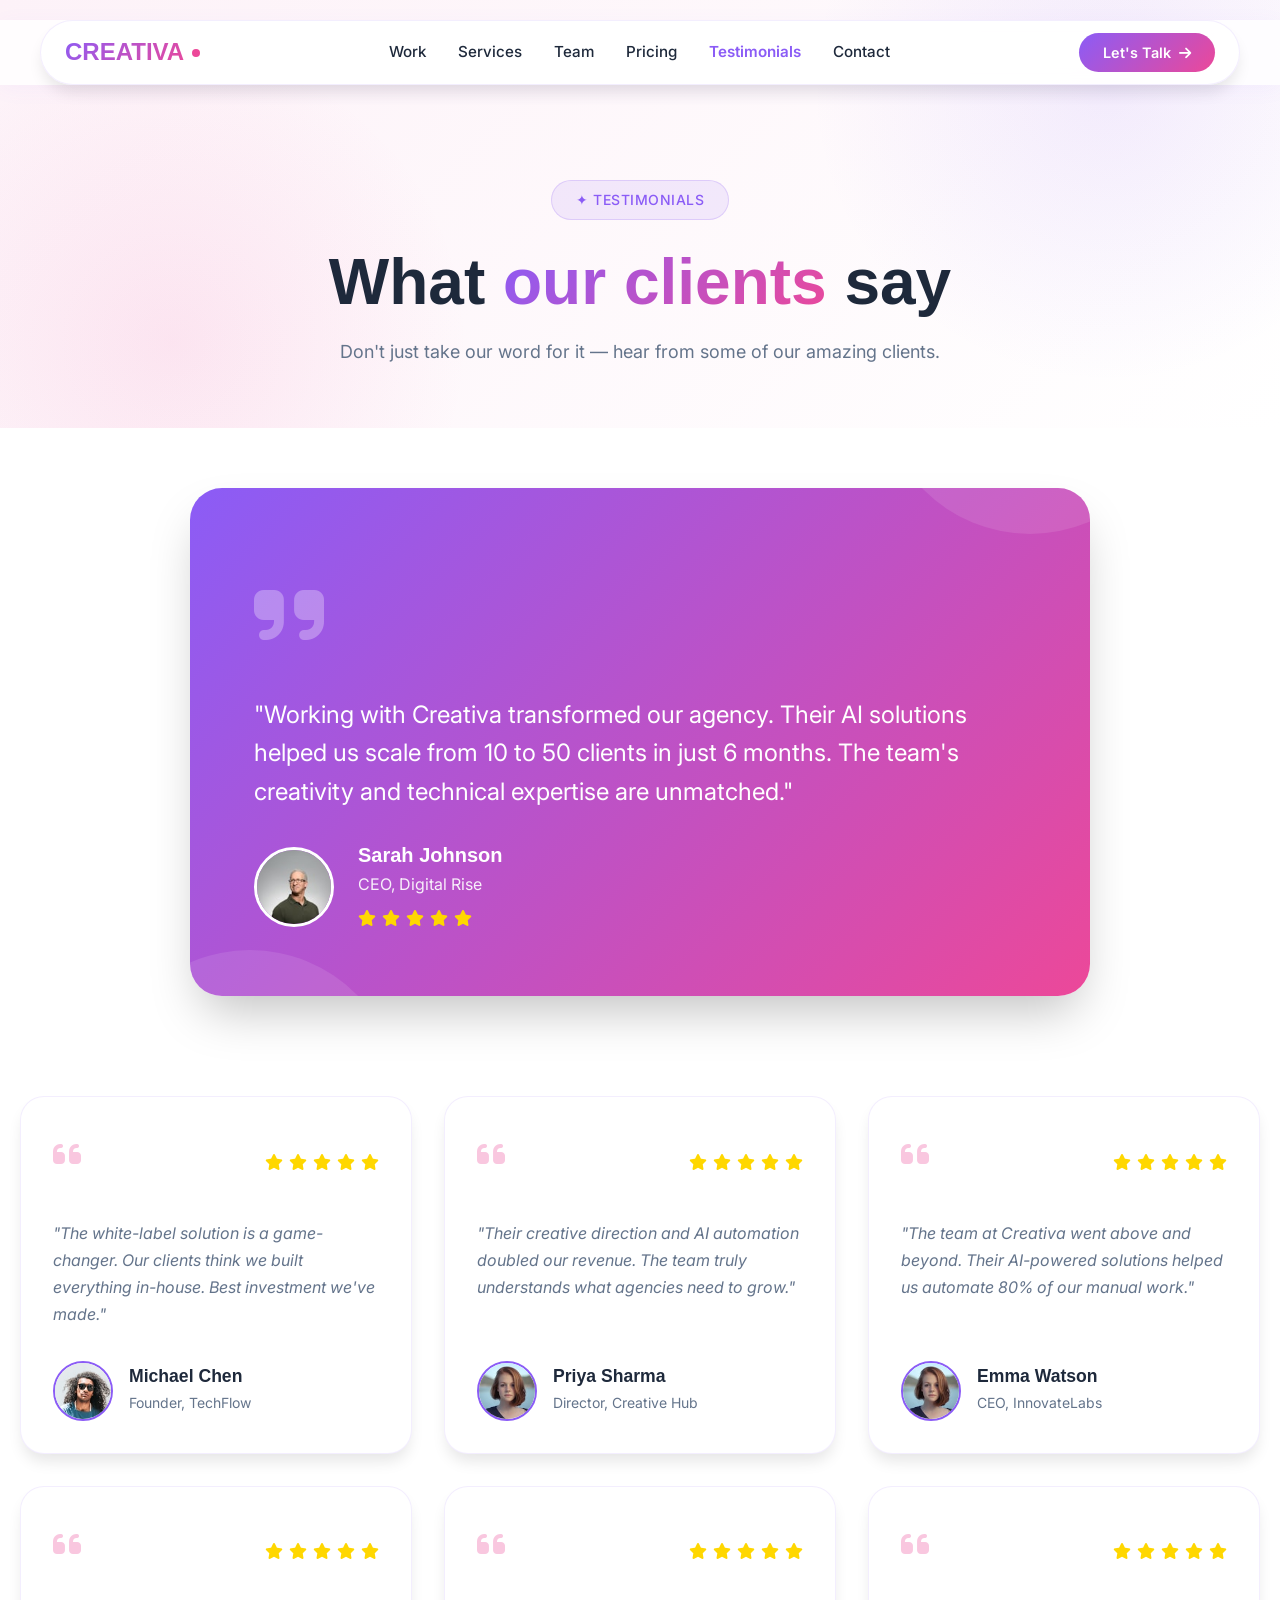
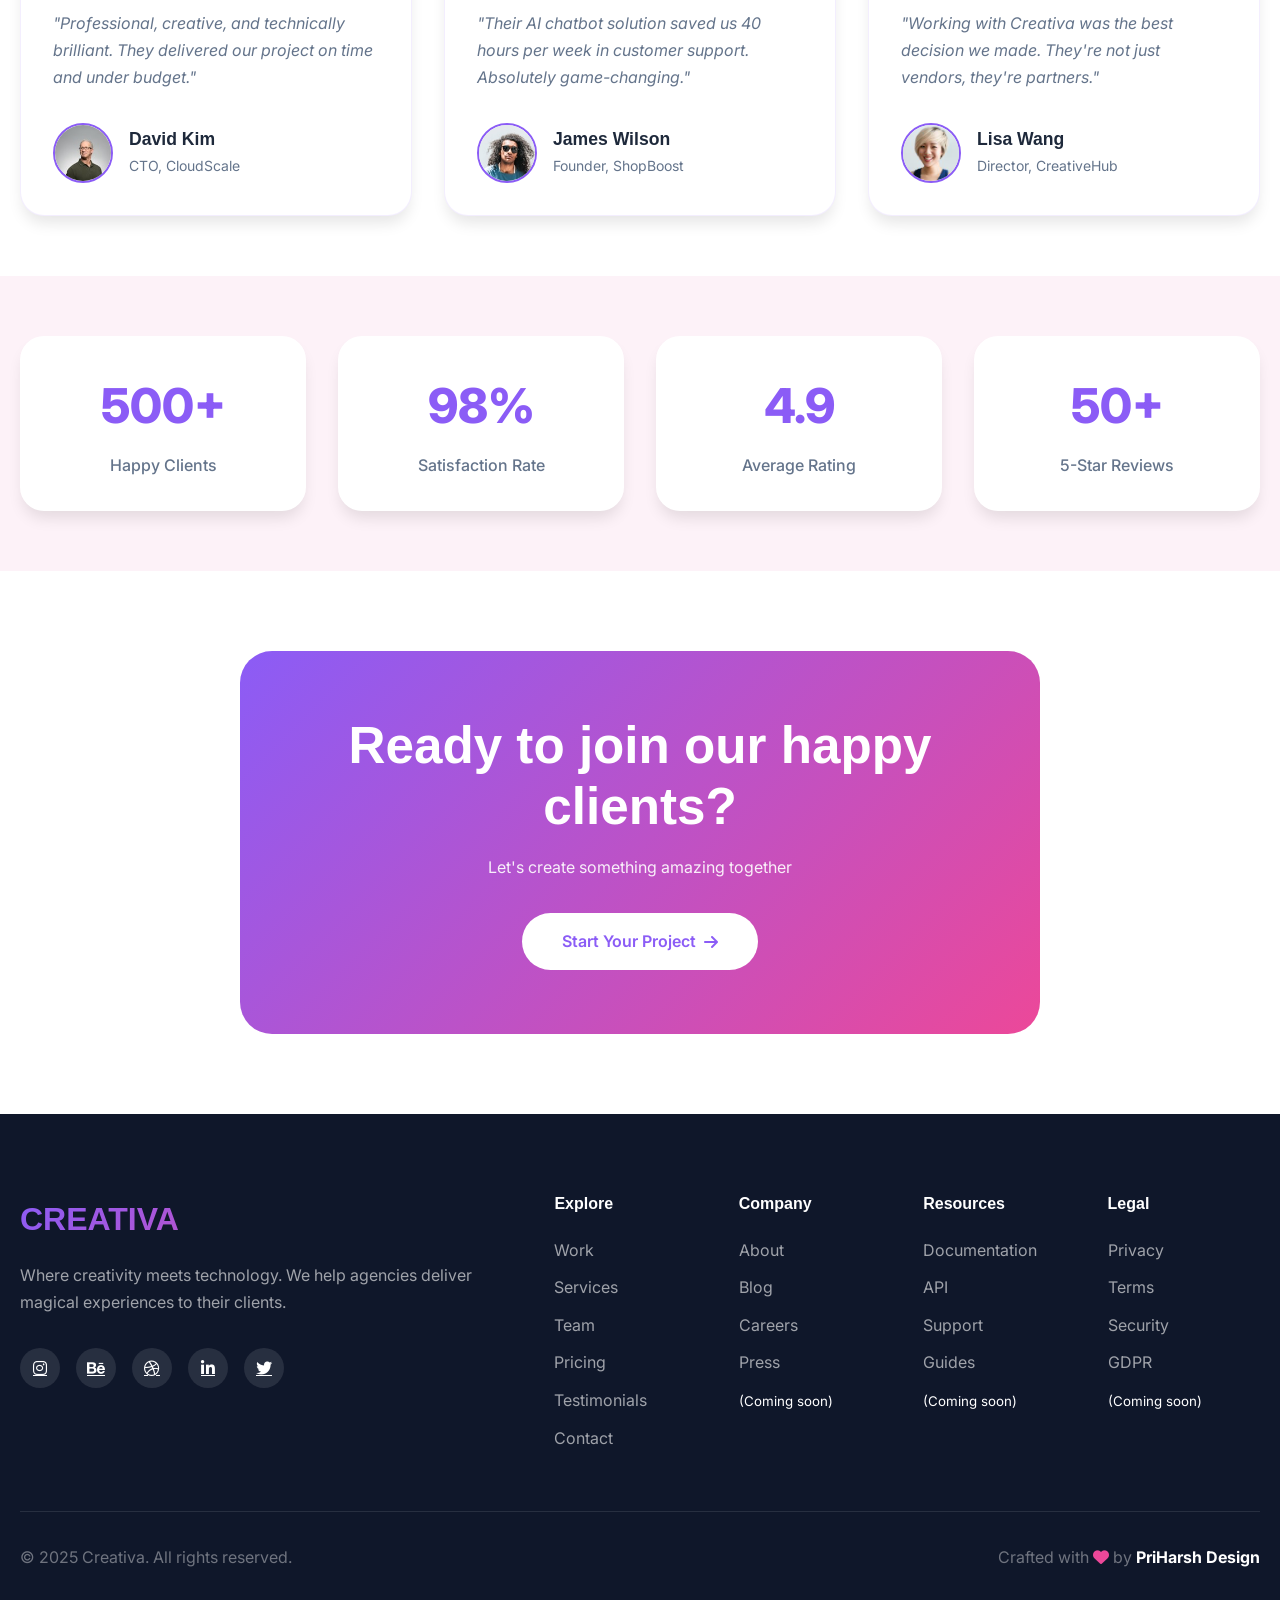
<file: xhtml/testimonials.html>
<!DOCTYPE html>
<html lang="en">

<head>
  <meta charset="UTF-8">
  <meta name="viewport" content="width=device-width, initial-scale=1.0, maximum-scale=5.0">

  <!-- Title & Description -->
  <title>Testimonials — Creativa</title>
  <meta name="description"
    content="See what our clients say about Creativa — Innovative AI-powered creative solutions for brands, startups, and businesses.">
  <meta name="keywords"
    content="Creativa, testimonials, client reviews, AI agency, creative AI, web design, digital marketing">
  <meta name="author" content="PriHarsh Design">

  <!-- Favicon -->
  <link rel="icon" type="image/png" href="assets/images/favicon.ico">

  <!-- Open Graph / Facebook -->
  <meta property="og:title" content="Testimonials — Creativa">
  <meta property="og:description"
    content="See what our clients say about Creativa — Innovative AI-powered creative solutions for brands, startups, and businesses.">
  <meta property="og:image" content="assets/images/preview.png">
  <meta property="og:url" content="https://www.priharshdesign.com">
  <meta property="og:type" content="website">
  <meta property="og:site_name" content="PriHarsh Design">

  <!-- Twitter Card -->
  <meta name="twitter:card" content="summary_large_image">
  <meta name="twitter:title" content="Testimonials — Creativa">
  <meta name="twitter:description"
    content="See what our clients say about Creativa — Innovative AI-powered creative solutions for brands, startups, and businesses.">
  <meta name="twitter:image" content="assets/images/preview.png">
  <meta name="twitter:creator" content="@PriHarshDesign">
  <meta name="twitter:site" content="@PriHarshDesign">

  
  

  <!-- Google Fonts -->
  <link href="https://api.fontshare.com/v2/css?f[]=clash-display@400,500,600,700&f[]=sentient@400,500&display=swap"
    rel="stylesheet">
  <link href="https://fonts.googleapis.com/css2?family=Inter:wght@400;500;600;700&display=swap" rel="stylesheet">

  <!-- Font Awesome -->
  <link rel="stylesheet" href="https://cdnjs.cloudflare.com/ajax/libs/font-awesome/6.4.0/css/all.min.css">

  <!-- AOS Animation -->
  <link href="assets/css/aos.css" rel="stylesheet">

  <!-- Custom CSS -->
  <link rel="stylesheet" href="assets/css/main-min.css">
</head>

<body>

  <!-- ======================================== -->
  <!-- SECTION 1: CREATIVE LOADER -->
  <!-- ======================================== -->
  <div class="creative-loader">
    <div class="paint-splash"></div>
  </div>


  <!-- Navbar -->
  <nav class="creative-nav">
    <div class="container">
      <div class="nav-container">
        <div class="nav-wrapper">
          <!-- Logo -->
          <a href="index.html" class="logo">
            <span class="logo-text">CREATIVA</span>
            <span class="logo-dot"></span>
          </a>

          <!-- Navigation Menu -->
          <div class="nav-menu">
                        <a href="work.html">Work</a>
            <a href="services.html">Services</a>
            <a href="team.html">Team</a>
            <a href="pricing.html">Pricing</a>
            <a href="testimonials.html" class="active">Testimonials</a>
            <a href="contact.html">Contact</a>
          </div>

          <!-- Action Buttons -->
          <div class="nav-actions">
            <a href="contact.html" class="creative-btn">
              <span>Let's Talk</span>
              <i class="fas fa-arrow-right"></i>
            </a>
            <div class="menu-toggle">
              <span></span>
              <span></span>
              <span></span>
            </div>
          </div>
        </div>
      </div>
    </div>
  </nav>

  <!-- Page Header -->
  <section class="page-header">
    <div class="container">
      <div class="page-header-content" data-aos="fade-up">
        <span class="page-badge">✦ TESTIMONIALS</span>
        <h1>What <span class="gradient-text">our clients</span> say</h1>
        <p>Don't just take our word for it — hear from some of our amazing clients.</p>
      </div>
    </div>
  </section>

  <!-- Featured Testimonial -->
  <section class="featured-testimonial">
    <div class="container">
      <div class="featured-card" data-aos="fade-up">
        <div class="quote-mark">
          <i class="fas fa-quote-right"></i>
        </div>
        <p class="featured-quote">"Working with Creativa transformed our agency. Their AI solutions helped us scale from
          10 to 50 clients in just 6 months. The team's creativity and technical expertise are unmatched."</p>
        <div class="featured-author">
          <img src="assets/images/10.jpeg"
            alt="Sarah Johnson">
          <div class="author-info">
            <h4>Sarah Johnson</h4>
            <p>CEO, Digital Rise</p>
            <div class="rating">
              <i class="fas fa-star"></i>
              <i class="fas fa-star"></i>
              <i class="fas fa-star"></i>
              <i class="fas fa-star"></i>
              <i class="fas fa-star"></i>
            </div>
          </div>
        </div>
      </div>
    </div>
  </section>

  <!-- Testimonials Grid -->
  <section class="testimonials-page-section">
    <div class="container">
      <div class="testimonials-grid">
        <!-- Testimonial 1 -->
        <div class="testimonial-card" data-aos="fade-up">
          <div class="card-header">
            <div class="quote-icon">
              <i class="fas fa-quote-left"></i>
            </div>
            <div class="rating">
              <i class="fas fa-star"></i>
              <i class="fas fa-star"></i>
              <i class="fas fa-star"></i>
              <i class="fas fa-star"></i>
              <i class="fas fa-star"></i>
            </div>
          </div>
          <p class="testimonial-text">"The white-label solution is a game-changer. Our clients think we built everything
            in-house. Best investment we've made."</p>
          <div class="testimonial-author">
            <img src="assets/images/11.jpeg"
              alt="Michael Chen">
            <div class="author-info">
              <h4>Michael Chen</h4>
              <p>Founder, TechFlow</p>
            </div>
          </div>
        </div>

        <!-- Testimonial 2 -->
        <div class="testimonial-card" data-aos="fade-up" data-aos-delay="50">
          <div class="card-header">
            <div class="quote-icon">
              <i class="fas fa-quote-left"></i>
            </div>
            <div class="rating">
              <i class="fas fa-star"></i>
              <i class="fas fa-star"></i>
              <i class="fas fa-star"></i>
              <i class="fas fa-star"></i>
              <i class="fas fa-star"></i>
            </div>
          </div>
          <p class="testimonial-text">"Their creative direction and AI automation doubled our revenue. The team truly
            understands what agencies need to grow."</p>
          <div class="testimonial-author">
            <img src="assets/images/12.jpeg"
              alt="Priya Sharma">
            <div class="author-info">
              <h4>Priya Sharma</h4>
              <p>Director, Creative Hub</p>
            </div>
          </div>
        </div>

        <!-- Testimonial 3 -->
        <div class="testimonial-card" data-aos="fade-up" data-aos-delay="100">
          <div class="card-header">
            <div class="quote-icon">
              <i class="fas fa-quote-left"></i>
            </div>
            <div class="rating">
              <i class="fas fa-star"></i>
              <i class="fas fa-star"></i>
              <i class="fas fa-star"></i>
              <i class="fas fa-star"></i>
              <i class="fas fa-star"></i>
            </div>
          </div>
          <p class="testimonial-text">"The team at Creativa went above and beyond. Their AI-powered solutions helped us
            automate 80% of our manual work."</p>
          <div class="testimonial-author">
            <img src="assets/images/12.jpeg"
              alt="Emma Watson">
            <div class="author-info">
              <h4>Emma Watson</h4>
              <p>CEO, InnovateLabs</p>
            </div>
          </div>
        </div>

        <!-- Testimonial 4 -->
        <div class="testimonial-card" data-aos="fade-up" data-aos-delay="150">
          <div class="card-header">
            <div class="quote-icon">
              <i class="fas fa-quote-left"></i>
            </div>
            <div class="rating">
              <i class="fas fa-star"></i>
              <i class="fas fa-star"></i>
              <i class="fas fa-star"></i>
              <i class="fas fa-star"></i>
              <i class="fas fa-star"></i>
            </div>
          </div>
          <p class="testimonial-text">"Professional, creative, and technically brilliant. They delivered our project on
            time and under budget."</p>
          <div class="testimonial-author">
            <img src="assets/images/10.jpeg"
              alt="David Kim">
            <div class="author-info">
              <h4>David Kim</h4>
              <p>CTO, CloudScale</p>
            </div>
          </div>
        </div>

        <!-- Testimonial 5 -->
        <div class="testimonial-card" data-aos="fade-up" data-aos-delay="200">
          <div class="card-header">
            <div class="quote-icon">
              <i class="fas fa-quote-left"></i>
            </div>
            <div class="rating">
              <i class="fas fa-star"></i>
              <i class="fas fa-star"></i>
              <i class="fas fa-star"></i>
              <i class="fas fa-star"></i>
              <i class="fas fa-star"></i>
            </div>
          </div>
          <p class="testimonial-text">"Their AI chatbot solution saved us 40 hours per week in customer support.
            Absolutely game-changing."</p>
          <div class="testimonial-author">
            <img src="assets/images/11.jpeg"
              alt="James Wilson">
            <div class="author-info">
              <h4>James Wilson</h4>
              <p>Founder, ShopBoost</p>
            </div>
          </div>
        </div>

        <!-- Testimonial 6 -->
        <div class="testimonial-card" data-aos="fade-up" data-aos-delay="250">
          <div class="card-header">
            <div class="quote-icon">
              <i class="fas fa-quote-left"></i>
            </div>
            <div class="rating">
              <i class="fas fa-star"></i>
              <i class="fas fa-star"></i>
              <i class="fas fa-star"></i>
              <i class="fas fa-star"></i>
              <i class="fas fa-star"></i>
            </div>
          </div>
          <p class="testimonial-text">"Working with Creativa was the best decision we made. They're not just vendors,
            they're partners."</p>
          <div class="testimonial-author">
            <img src="assets/images/1.jpg"
              alt="Lisa Wang">
            <div class="author-info">
              <h4>Lisa Wang</h4>
              <p>Director, CreativeHub</p>
            </div>
          </div>
        </div>
      </div>
    </div>
  </section>

  <!-- Stats Section -->
  <section class="testimonials-stats">
    <div class="container">
      <div class="stats-grid">
        <div class="stat-card" data-aos="fade-up">
          <div class="stat-number">500+</div>
          <div class="stat-label">Happy Clients</div>
        </div>
        <div class="stat-card" data-aos="fade-up" data-aos-delay="50">
          <div class="stat-number">98%</div>
          <div class="stat-label">Satisfaction Rate</div>
        </div>
        <div class="stat-card" data-aos="fade-up" data-aos-delay="100">
          <div class="stat-number">4.9</div>
          <div class="stat-label">Average Rating</div>
        </div>
        <div class="stat-card" data-aos="fade-up" data-aos-delay="150">
          <div class="stat-number">50+</div>
          <div class="stat-label">5-Star Reviews</div>
        </div>
      </div>
    </div>
  </section>

  <!-- CTA Section -->
  <section class="cta-section">
    <div class="container">
      <div class="cta-card" data-aos="zoom-in">
        <h2>Ready to join our <span>happy clients</span>?</h2>
        <p>Let's create something amazing together</p>
        <a href="contact.html" class="cta-btn">
          Start Your Project
          <i class="fas fa-arrow-right"></i>
        </a>
      </div>
    </div>
  </section>

  <!-- Footer -->
  <footer class="creative-footer">
    <div class="container">
      <div class="footer-top">
        <div class="footer-brand">
          <div class="logo">CREATIVA</div>
          <p>Where creativity meets technology. We help agencies deliver magical experiences to their clients.</p>
          <div class="footer-social">
            <a href="#" class="social-link"><i class="fab fa-instagram"></i></a>
            <a href="#" class="social-link"><i class="fab fa-behance"></i></a>
            <a href="#" class="social-link"><i class="fab fa-dribbble"></i></a>
            <a href="#" class="social-link"><i class="fab fa-linkedin-in"></i></a>
            <a href="#" class="social-link"><i class="fab fa-twitter"></i></a>
          </div>
        </div>

        <div class="footer-links">
          <!-- Explore Section -->
          <div class="link-group">
            <h5>Explore</h5>
            <ul>
              <li><a href="work.html">Work</a></li>
              <li><a href="services.html">Services</a></li>
              <li><a href="team.html">Team</a></li>
              <li><a href="pricing.html">Pricing</a></li>
              <li><a href="testimonials.html">Testimonials</a></li>
              <li><a href="contact.html">Contact</a></li>
            </ul>
          </div>

          <!-- Company Section -->
          <div class="link-group">
            <h5>Company</h5>
            <ul>
              <li><a href="#" onclick="return false;">About</a></li>
              <li><a href="#" onclick="return false;">Blog</a></li>
              <li><a href="#" onclick="return false;">Careers</a></li>
              <li><a href="#" onclick="return false;">Press</a></li>
            </ul>
            <small class="text-muted">(Coming soon)</small>
          </div>

          <!-- Resources Section -->
          <div class="link-group">
            <h5>Resources</h5>
            <ul>
              <li><a href="#" onclick="return false;">Documentation</a></li>
              <li><a href="#" onclick="return false;">API</a></li>
              <li><a href="#" onclick="return false;">Support</a></li>
              <li><a href="#" onclick="return false;">Guides</a></li>
            </ul>
            <small class="text-muted">(Coming soon)</small>
          </div>

          <!-- Legal Section -->
          <div class="link-group">
            <h5>Legal</h5>
            <ul>
              <li><a href="#" onclick="return false;">Privacy</a></li>
              <li><a href="#" onclick="return false;">Terms</a></li>
              <li><a href="#" onclick="return false;">Security</a></li>
              <li><a href="#" onclick="return false;">GDPR</a></li>
            </ul>
            <small class="text-muted">(Coming soon)</small>
          </div>
        </div>
      </div>

      <div class="footer-bottom">
        <p class="copyright">© 2025 Creativa. All rights reserved.</p>
        <p class="credit">Crafted with <i class="fas fa-heart"></i> by <strong>PriHarsh Design</strong></p>
      </div>
    </div>
  </footer>

  <!-- Back to Top -->
  <button class="back-to-top">
    <i class="fas fa-arrow-up"></i>
  </button>

  <!-- Scripts -->
  <script src="assets/js/bootstrap.bundle.min.js"></script>
  <script src="assets/js/aos.js"></script>
  <script src="assets/js/app-min.js"></script>
</body>

</html>
</file>
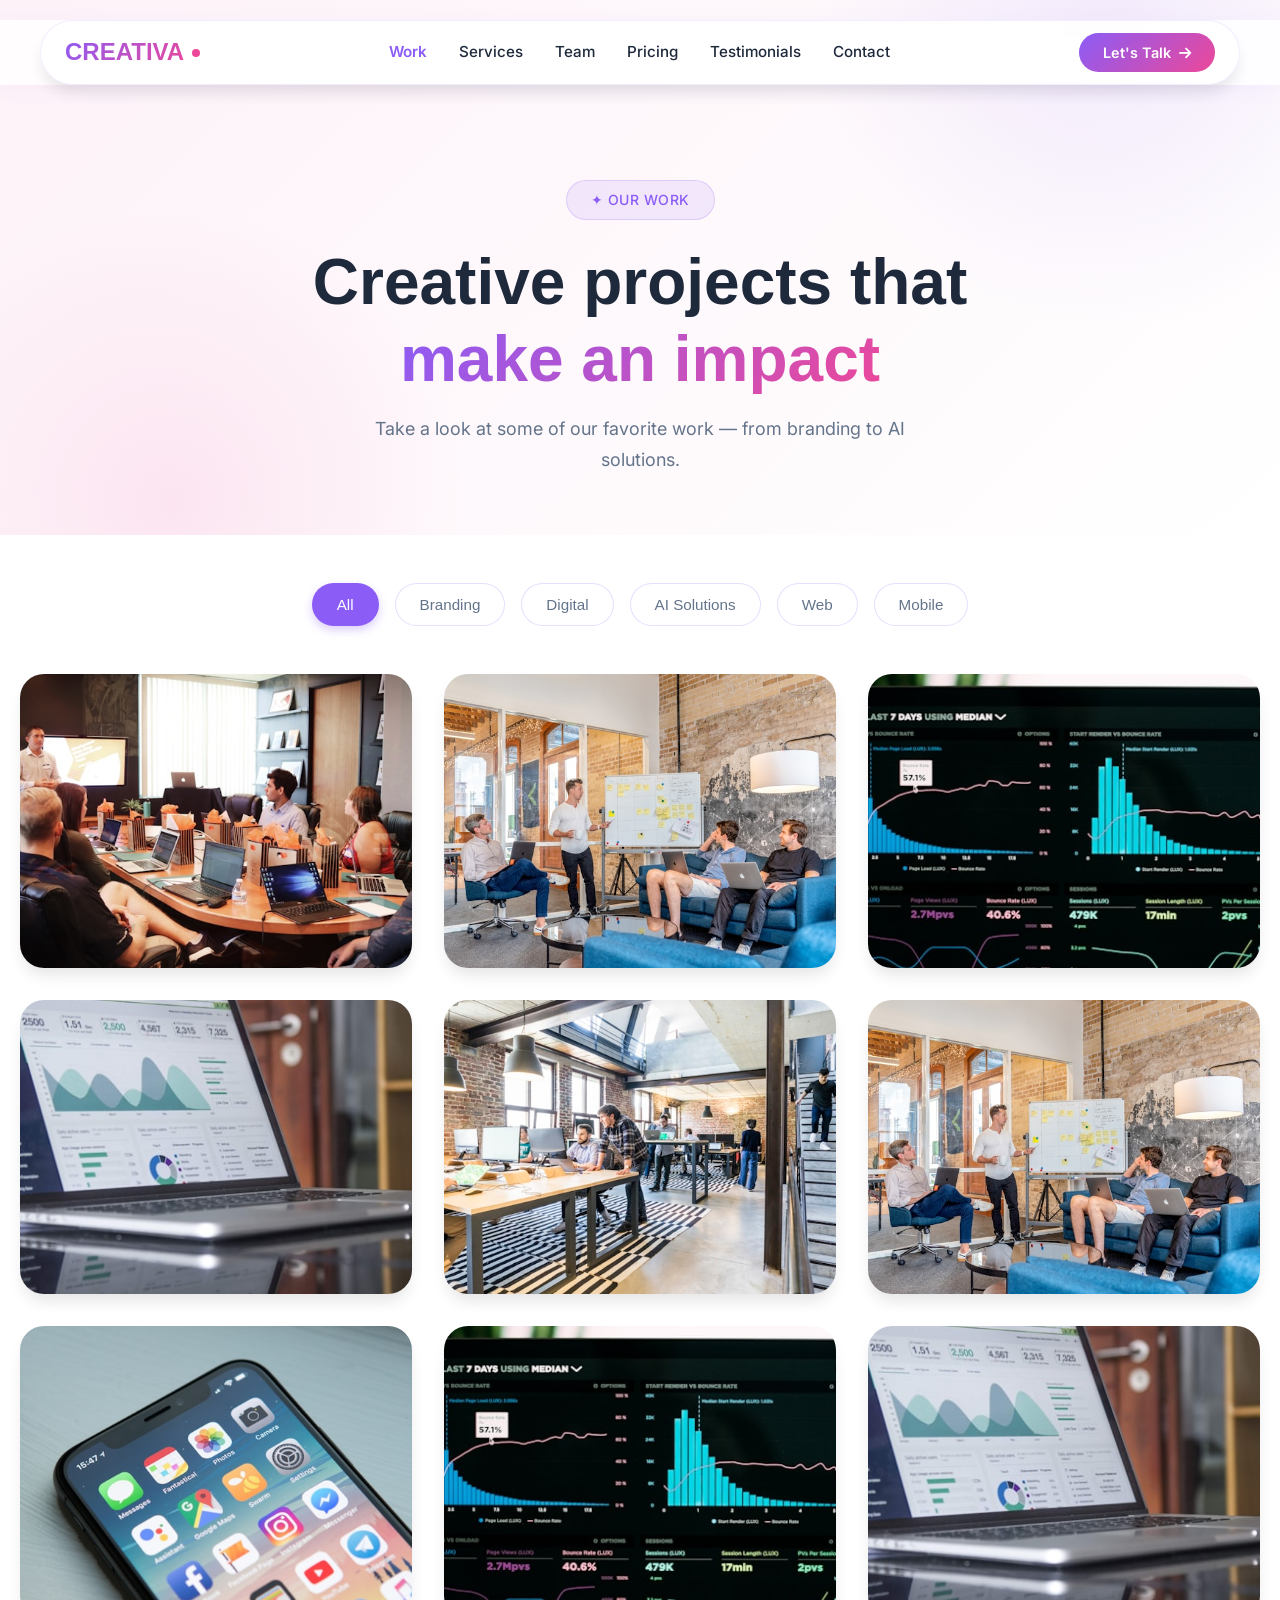
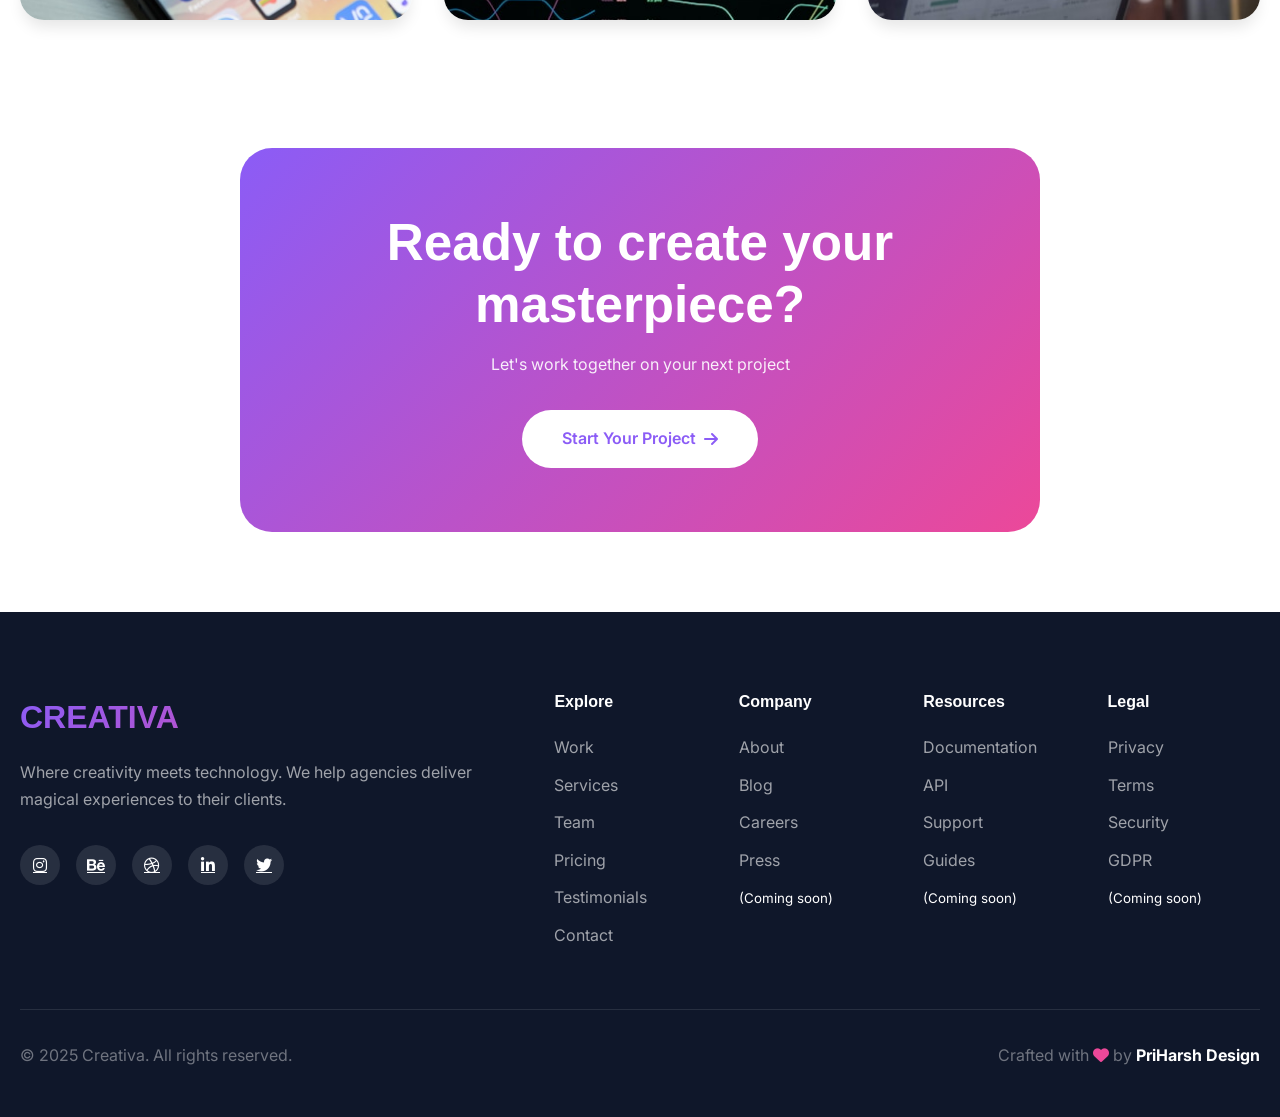
<file: xhtml/work.html>
<!DOCTYPE html>
<html lang="en">

<head>
  <meta charset="UTF-8">
  <meta name="viewport" content="width=device-width, initial-scale=1.0, maximum-scale=5.0">

  <!-- Title & Description -->
  <title>Creativa — Creative AI Agency</title>
  <meta name="description"
    content="Creativa — Innovative AI-powered creative solutions for brands, startups, and businesses. Explore web design, AI content, and digital marketing.">
  <meta name="keywords"
    content="Creativa, AI agency, creative AI, web design, digital marketing, startup branding, AI solutions">
  <meta name="author" content="PriHarsh Design">

  <!-- Favicon -->
  <link rel="icon" type="image/png" href="assets/images/favicon.ico">

  <!-- Open Graph / Facebook -->
  <meta property="og:title" content="Creativa — Creative AI Agency">
  <meta property="og:description"
    content="Innovative AI-powered creative solutions for brands, startups, and businesses. Explore web design, AI content, and digital marketing.">
  <meta property="og:image" content="assets/images/preview.png">
  <meta property="og:url" content="https://www.priharshdesign.com">
  <meta property="og:type" content="website">
  <meta property="og:site_name" content="PriHarsh Design">

  <!-- Twitter Card -->
  <meta name="twitter:card" content="summary_large_image">
  <meta name="twitter:title" content="Creativa — Creative AI Agency">
  <meta name="twitter:description"
    content="Innovative AI-powered creative solutions for brands, startups, and businesses. Explore web design, AI content, and digital marketing.">
  <meta name="twitter:image" content="assets/images/preview.png">
  <meta name="twitter:creator" content="@PriHarshDesign">
  <meta name="twitter:site" content="@PriHarshDesign">

  <!-- Bootstrap 5.3 CSS (only for grid) -->
  

  <!-- Google Fonts - Creative Fonts -->
  <link href="https://api.fontshare.com/v2/css?f[]=clash-display@400,500,600,700&f[]=sentient@400,500&display=swap"
    rel="stylesheet">
  <link href="https://fonts.googleapis.com/css2?family=Inter:wght@400;500;600;700&display=swap" rel="stylesheet">

  <!-- Font Awesome -->
  <link rel="stylesheet" href="https://cdnjs.cloudflare.com/ajax/libs/font-awesome/6.4.0/css/all.min.css">

  <!-- AOS Animation -->
  <link href="assets/css/aos.css" rel="stylesheet">

  <!-- Custom CSS -->
  <link rel="stylesheet" href="assets/css/main-min.css">
</head>

<body>

  <!-- ======================================== -->
  <!-- SECTION 1: CREATIVE LOADER -->
  <!-- ======================================== -->
  <div class="creative-loader">
    <div class="paint-splash"></div>
  </div>


  <!-- ======================================== -->
  <!-- NAVBAR -->
  <!-- ======================================== -->
  <nav class="creative-nav">
    <div class="container">
      <div class="nav-container">
        <div class="nav-wrapper">
          <!-- Logo - always goes to home -->
          <a href="index.html" class="logo">
            <span class="logo-text">CREATIVA</span>
            <span class="logo-dot"></span>
          </a>

          <!-- Navigation Menu - with correct links -->
          <div class="nav-menu">
            <!-- Home page sections -->
            
            <!-- Other pages -->
            <a href="work.html" class="active">Work</a>
            <a href="services.html">Services</a>
            <a href="team.html">Team</a>
            <a href="pricing.html">Pricing</a>

            <!-- Back to home section -->
            <a href="testimonials.html">Testimonials</a>

            <!-- Contact page -->
            <a href="contact.html">Contact</a>
          </div>

          <!-- Action Buttons -->
          <div class="nav-actions">
            <a href="contact.html" class="creative-btn">
              <span>Let's Talk</span>
              <i class="fas fa-arrow-right"></i>
            </a>
            <div class="menu-toggle">
              <span></span>
              <span></span>
              <span></span>
            </div>
          </div>
        </div>
      </div>
    </div>
  </nav>

  <!-- ======================================== -->
  <!-- PAGE HEADER -->
  <!-- ======================================== -->
  <section class="page-header">
    <div class="container">
      <div class="page-header-content" data-aos="fade-up">
        <span class="page-badge">✦ OUR WORK</span>
        <h1>Creative projects that<span class="gradient-text"> make an impact</span></h1>
        <p>Take a look at some of our favorite work — from branding to AI solutions.</p>
      </div>
    </div>
  </section>

  <!-- ======================================== -->
  <!-- PORTFOLIO FILTER -->
  <!-- ======================================== -->
  <section class="work-section">
    <div class="container">
      <div class="portfolio-filters" data-aos="fade-up">
        <button class="filter-btn active" data-filter="all">All</button>
        <button class="filter-btn" data-filter="branding">Branding</button>
        <button class="filter-btn" data-filter="digital">Digital</button>
        <button class="filter-btn" data-filter="ai">AI Solutions</button>
        <button class="filter-btn" data-filter="web">Web</button>
        <button class="filter-btn" data-filter="mobile">Mobile</button>
      </div>

      <!-- Portfolio Grid - 9 Items -->
      <div class="portfolio-grid">
        <div class="portfolio-item" data-category="branding" data-aos="zoom-in">
          <div class="portfolio-card">
            <img src="assets/images/15.jpeg" alt="Project">
            <div class="portfolio-overlay">
              <span class="project-cat">Branding</span>
              <h4>Nike Digital</h4>
              <p>Complete brand identity redesign</p>
              <a href="#" class="project-link">View Case Study →</a>
            </div>
          </div>
        </div>

        <div class="portfolio-item" data-category="digital" data-aos="zoom-in" data-aos-delay="50">
          <div class="portfolio-card">
            <img src="assets/images/5.jpeg" alt="Project">
            <div class="portfolio-overlay">
              <span class="project-cat">Digital</span>
              <h4>Adidas Rebrand</h4>
              <p>Digital campaign & strategy</p>
              <a href="#" class="project-link">View Case Study →</a>
            </div>
          </div>
        </div>

        <div class="portfolio-item" data-category="ai" data-aos="zoom-in" data-aos-delay="100">
          <div class="portfolio-card">
            <img src="assets/images/13.jpeg" alt="Project">
            <div class="portfolio-overlay">
              <span class="project-cat">AI Solutions</span>
              <h4>Spotify AI</h4>
              <p>AI-powered playlist generator</p>
              <a href="#" class="project-link">View Case Study →</a>
            </div>
          </div>
        </div>

        <div class="portfolio-item" data-category="web" data-aos="zoom-in" data-aos-delay="150">
          <div class="portfolio-card">
            <img src="assets/images/14.jpeg" alt="Project">
            <div class="portfolio-overlay">
              <span class="project-cat">Web</span>
              <h4>Google Creative</h4>
              <p>Interactive campaign website</p>
              <a href="#" class="project-link">View Case Study →</a>
            </div>
          </div>
        </div>

        <div class="portfolio-item" data-category="ai" data-aos="zoom-in" data-aos-delay="200">
          <div class="portfolio-card">
            <img src="assets/images/17.jpeg" alt="Project">
            <div class="portfolio-overlay">
              <span class="project-cat">AI Solutions</span>
              <h4>Netflix</h4>
              <p>AI recommendation engine</p>
              <a href="#" class="project-link">View Case Study →</a>
            </div>
          </div>
        </div>

        <div class="portfolio-item" data-category="branding" data-aos="zoom-in" data-aos-delay="250">
          <div class="portfolio-card">
            <img src="assets/images/5.jpeg" alt="Project">
            <div class="portfolio-overlay">
              <span class="project-cat">Branding</span>
              <h4>Apple Vision</h4>
              <p>AR Experience branding</p>
              <a href="#" class="project-link">View Case Study →</a>
            </div>
          </div>
        </div>

        <div class="portfolio-item" data-category="mobile" data-aos="zoom-in" data-aos-delay="300">
          <div class="portfolio-card">
            <img src="assets/images/16.jpeg" alt="Project">
            <div class="portfolio-overlay">
              <span class="project-cat">Mobile</span>
              <h4>Uber Eats</h4>
              <p>Mobile app redesign</p>
              <a href="#" class="project-link">View Case Study →</a>
            </div>
          </div>
        </div>

        <div class="portfolio-item" data-category="digital" data-aos="zoom-in" data-aos-delay="350">
          <div class="portfolio-card">
            <img src="assets/images/13.jpeg" alt="Project">
            <div class="portfolio-overlay">
              <span class="project-cat">Digital</span>
              <h4>TikTok</h4>
              <p>Viral campaign strategy</p>
              <a href="#" class="project-link">View Case Study →</a>
            </div>
          </div>
        </div>

        <div class="portfolio-item" data-category="web" data-aos="zoom-in" data-aos-delay="400">
          <div class="portfolio-card">
            <img src="assets/images/14.jpeg" alt="Project">
            <div class="portfolio-overlay">
              <span class="project-cat">Web</span>
              <h4>Stripe</h4>
              <p>Developer documentation site</p>
              <a href="#" class="project-link">View Case Study →</a>
            </div>
          </div>
        </div>
      </div>
    </div>
  </section>

  <!-- ======================================== -->
  <!-- CTA SECTION -->
  <!-- ======================================== -->
  <section class="cta-section">
    <div class="container">
      <div class="cta-card" data-aos="zoom-in">
        <h2>Ready to create <span>your masterpiece</span>?</h2>
        <p>Let's work together on your next project</p>
        <a href="contact.html" class="cta-btn">
          Start Your Project
          <i class="fas fa-arrow-right"></i>
        </a>
      </div>
    </div>
  </section>

  <!-- ======================================== -->
  <!-- FOOTER -->
  <!-- ======================================== -->
  <footer class="creative-footer">
    <div class="container">
      <div class="footer-top">
        <div class="footer-brand">
          <div class="logo">CREATIVA</div>
          <p>Where creativity meets technology. We help agencies deliver magical experiences to their clients.</p>
          <div class="footer-social">
            <a href="#" class="social-link"><i class="fab fa-instagram"></i></a>
            <a href="#" class="social-link"><i class="fab fa-behance"></i></a>
            <a href="#" class="social-link"><i class="fab fa-dribbble"></i></a>
            <a href="#" class="social-link"><i class="fab fa-linkedin-in"></i></a>
            <a href="#" class="social-link"><i class="fab fa-twitter"></i></a>
          </div>
        </div>

        <div class="footer-links">
          <!-- Explore Section - Sab pages exist karte hain -->
          <div class="link-group">
            <h5>Explore</h5>
            <ul>
              <li><a href="work.html">Work</a></li>
              <li><a href="services.html">Services</a></li>
              <li><a href="team.html">Team</a></li>
              <li><a href="pricing.html">Pricing</a></li>
              <li><a href="testimonials.html">Testimonials</a></li>
              <li><a href="contact.html">Contact</a></li>
            </ul>
          </div>

          <!-- Company Section - Placeholder links -->
          <div class="link-group">
            <h5>Company</h5>
            <ul>
              <li><a href="#" onclick="return false;">About</a></li>
              <li><a href="#" onclick="return false;">Blog</a></li>
              <li><a href="#" onclick="return false;">Careers</a></li>
              <li><a href="#" onclick="return false;">Press</a></li>
            </ul>
            <small class="text-muted">(Coming soon)</small>
          </div>

          <!-- Resources Section - Placeholder links -->
          <div class="link-group">
            <h5>Resources</h5>
            <ul>
              <li><a href="#" onclick="return false;">Documentation</a></li>
              <li><a href="#" onclick="return false;">API</a></li>
              <li><a href="#" onclick="return false;">Support</a></li>
              <li><a href="#" onclick="return false;">Guides</a></li>
            </ul>
            <small class="text-muted">(Coming soon)</small>
          </div>

          <!-- Legal Section - Placeholder links -->
          <div class="link-group">
            <h5>Legal</h5>
            <ul>
              <li><a href="#" onclick="return false;">Privacy</a></li>
              <li><a href="#" onclick="return false;">Terms</a></li>
              <li><a href="#" onclick="return false;">Security</a></li>
              <li><a href="#" onclick="return false;">GDPR</a></li>
            </ul>
            <small class="text-muted">(Coming soon)</small>
          </div>
        </div>

      </div>

      <div class="footer-bottom">
        <p class="copyright">© 2025 Creativa. All rights reserved.</p>
        <p class="credit">Crafted with <i class="fas fa-heart"></i> by <strong>PriHarsh Design</strong></p>
      </div>
    </div>
  </footer>

  <!-- Back to Top -->
  <button class="back-to-top">
    <i class="fas fa-arrow-up"></i>
  </button>

  <!-- Scripts -->
  <script src="assets/js/bootstrap.bundle.min.js"></script>
  <script src="assets/js/aos.js"></script>
  <script src="assets/js/app-min.js"></script>
</body>

</html>
</file>
<file: welcome/welcome.css>
/* ========================================
   CREATIVA - ULTRA PREMIUM WELCOME PAGE CSS
   Complete Premium Styles - Version 2.0
   ======================================== */

/* ========================================
   VARIABLES
   ======================================== */
:root {
  --primary: #8B5CF6;
  --primary-light: #A78BFA;
  --primary-dark: #7C3AED;
  --secondary: #EC4899;
  --secondary-light: #F472B6;
  --secondary-dark: #DB2777;
  --accent-1: #F59E0B;
  --accent-2: #10B981;
  --bg-dark: #0F172A;
  --bg-light: #FFFFFF;
  --bg-creative: #FDF2F8;
  --bg-gray: #F8FAFC;
  --text-dark: #1E293B;
  --text-gray: #64748B;
  --text-light: #94A3B8;
  --gradient-primary: linear-gradient(135deg, var(--primary), var(--secondary));
  --gradient-secondary: linear-gradient(135deg, var(--secondary), var(--accent-1));
  --shadow-sm: 0 4px 6px -1px rgba(0, 0, 0, 0.1);
  --shadow-md: 0 10px 15px -3px rgba(0, 0, 0, 0.1);
  --shadow-lg: 0 20px 25px -5px rgba(0, 0, 0, 0.1);
  --shadow-xl: 0 25px 50px -12px rgba(0, 0, 0, 0.25);
  --shadow-2xl: 0 30px 60px -15px rgba(0, 0, 0, 0.3);
  --radius-sm: 8px;
  --radius-md: 12px;
  --radius-lg: 16px;
  --radius-xl: 24px;
  --radius-2xl: 32px;
  --radius-3xl: 48px;
  --radius-full: 9999px;
  --font-display: 'Clash Display', sans-serif;
  --font-primary: 'Inter', sans-serif;
}

/* ========================================
   RESET & BASE
   ======================================== */
* {
  margin: 0;
  padding: 0;
  box-sizing: border-box;
}

html {
  scroll-behavior: smooth;
  overflow-x: hidden;
}

body {
  font-family: var(--font-primary);
  color: var(--text-dark);
  background: var(--bg-light);
  line-height: 1.6;
  overflow-x: hidden;
}

.container {
  max-width: 1280px;
  margin: 0 auto;
  padding: 0 20px;
}

.gradient-text {
  background: var(--gradient-primary);
  -webkit-background-clip: text;
  -webkit-text-fill-color: transparent;
  background-clip: text;
}

/* ========================================
   ANIMATIONS - UPDATED
   ======================================== */
@keyframes float {

  0%,
  100% {
    transform: translateY(0) rotate(0deg);
  }

  25% {
    transform: translateY(-15px) rotate(2deg);
  }

  75% {
    transform: translateY(15px) rotate(-2deg);
  }
}

@keyframes pulse {

  0%,
  100% {
    opacity: 0.3;
    transform: scale(1);
  }

  50% {
    opacity: 0.6;
    transform: scale(1.1);
  }
}

@keyframes slideInDown {
  from {
    opacity: 0;
    transform: translateY(-30px);
  }

  to {
    opacity: 1;
    transform: translateY(0);
  }
}

@keyframes slideInUp {
  from {
    opacity: 0;
    transform: translateY(30px);
  }

  to {
    opacity: 1;
    transform: translateY(0);
  }
}

@keyframes slideInLeft {
  from {
    opacity: 0;
    transform: translateX(-30px);
  }

  to {
    opacity: 1;
    transform: translateX(0);
  }
}

@keyframes slideInRight {
  from {
    opacity: 0;
    transform: translateX(30px);
  }

  to {
    opacity: 1;
    transform: translateX(0);
  }
}

@keyframes rotate {
  from {
    transform: rotate(0deg);
  }

  to {
    transform: rotate(360deg);
  }
}

@keyframes scaleIn {
  from {
    opacity: 0;
    transform: scale(0.9);
  }

  to {
    opacity: 1;
    transform: scale(1);
  }
}

@keyframes floatShape {

  0%,
  100% {
    transform: translate(0, 0) rotate(0deg);
  }

  25% {
    transform: translate(30px, -30px) rotate(5deg);
  }

  50% {
    transform: translate(-20px, 20px) rotate(-5deg);
  }

  75% {
    transform: translate(-30px, -20px) rotate(3deg);
  }
}

/* ========================================
   LOADER
   ======================================== */
.premium-loader {
  position: fixed;
  top: 0;
  left: 0;
  width: 100%;
  height: 100%;
  background: var(--bg-creative);
  display: flex;
  justify-content: center;
  align-items: center;
  z-index: 9999;
  transition: opacity 0.5s ease, visibility 0.5s ease;
}

.premium-loader.hidden {
  opacity: 0;
  visibility: hidden;
  pointer-events: none;
}

.loader-content {
  text-align: center;
}

.loader-logo {
  font-family: var(--font-display);
  font-size: 3rem;
  font-weight: 800;
  background: var(--gradient-primary);
  -webkit-background-clip: text;
  -webkit-text-fill-color: transparent;
  margin-bottom: 2rem;
  animation: pulse 2s ease infinite;
}

.loader-progress {
  width: 300px;
  height: 4px;
  background: rgba(139, 92, 246, 0.1);
  border-radius: var(--radius-full);
  overflow: hidden;
}

.progress-bar {
  width: 0%;
  height: 100%;
  background: var(--gradient-primary);
  animation: loadProgress 2s ease forwards;
}

@keyframes loadProgress {
  0% {
    width: 0%;
  }

  100% {
    width: 100%;
  }
}

/* ========================================
   HERO SECTION - CINEMATIC
   ======================================== */
.hero-section {
  min-height: 100vh;
  padding: 120px 0 60px;
  position: relative;
  overflow: hidden;
  background: linear-gradient(135deg, var(--bg-creative) 0%, white 100%);
}

.hero-background {
  position: absolute;
  top: 0;
  left: 0;
  width: 100%;
  height: 100%;
  pointer-events: none;
}

.gradient-orb {
  position: absolute;
  border-radius: 50%;
  filter: blur(80px);
  opacity: 0.15;
}

.orb-1 {
  width: 600px;
  height: 600px;
  background: var(--primary);
  top: -200px;
  right: -200px;
  animation: float 20s ease infinite;
}

.orb-2 {
  width: 500px;
  height: 500px;
  background: var(--secondary);
  bottom: -200px;
  left: -200px;
  animation: float 15s ease infinite reverse;
}

.orb-3 {
  width: 400px;
  height: 400px;
  background: var(--accent-1);
  top: 50%;
  left: 20%;
  transform: translate(-50%, -50%);
  animation: pulse 10s ease infinite;
}

/* Floating Shapes - New */
.floating-shapes {
  position: absolute;
  width: 100%;
  height: 100%;
  pointer-events: none;
}

.shape {
  position: absolute;
  background: rgba(139, 92, 246, 0.1);
  border-radius: 50%;
  filter: blur(40px);
  animation: floatShape 15s ease-in-out infinite;
}

.shape-1 {
  width: 300px;
  height: 300px;
  background: var(--primary);
  top: 10%;
  left: 5%;
  opacity: 0.1;
  animation-delay: 0s;
}

.shape-2 {
  width: 400px;
  height: 400px;
  background: var(--secondary);
  bottom: 10%;
  right: 5%;
  opacity: 0.1;
  animation-delay: -5s;
}

.shape-3 {
  width: 250px;
  height: 250px;
  background: var(--accent-1);
  top: 30%;
  right: 20%;
  opacity: 0.1;
  animation-delay: -2s;
}

.shape-4 {
  width: 350px;
  height: 350px;
  background: var(--accent-2);
  bottom: 20%;
  left: 15%;
  opacity: 0.1;
  animation-delay: -7s;
}

.particles {
  position: absolute;
  width: 100%;
  height: 100%;
  background-image:
    radial-gradient(circle at 20% 30%, rgba(139, 92, 246, 0.1) 0%, transparent 20%),
    radial-gradient(circle at 80% 70%, rgba(236, 72, 153, 0.1) 0%, transparent 20%),
    radial-gradient(circle at 40% 80%, rgba(245, 158, 11, 0.1) 0%, transparent 20%),
    radial-gradient(circle at 60% 20%, rgba(16, 185, 129, 0.1) 0%, transparent 20%);
  animation: pulse 10s ease infinite;
}

.hero-content {
  max-width: 900px;
  margin: 0 auto;
  text-align: center;
  position: relative;
  z-index: 10;
  padding-top: 60px;
}

.hero-badge {
  margin-bottom: 2rem;
  animation: slideInDown 0.8s ease;
}

.badge-glow {
  display: inline-block;
  padding: 0.5rem 1.5rem;
  background: rgba(139, 92, 246, 0.1);
  border: 1px solid rgba(139, 92, 246, 0.2);
  border-radius: var(--radius-full);
  color: var(--primary);
  font-weight: 500;
  font-size: 0.875rem;
  backdrop-filter: blur(10px);
  box-shadow: 0 4px 20px rgba(139, 92, 246, 0.1);
}

.hero-title {
  font-size: clamp(2.5rem, 5vw, 4.5rem);
  font-family: var(--font-display);
  font-weight: 800;
  line-height: 1.2;
  margin-bottom: 1.5rem;
  text-shadow: 0 4px 20px rgba(139, 92, 246, 0.1);
  animation: slideInUp 0.8s ease;
}

.hero-description {
  font-size: 1.25rem;
  color: var(--text-gray);
  max-width: 700px;
  margin: 0 auto 2rem;
  line-height: 1.8;
  animation: slideInUp 0.8s ease 0.1s both;
}

.hero-buttons {
  display: flex;
  gap: 1rem;
  justify-content: center;
  margin-bottom: 2rem;
  flex-wrap: wrap;
  animation: slideInUp 0.8s ease 0.2s both;
}

.btn-primary {
  display: inline-flex;
  align-items: center;
  gap: 0.5rem;
  padding: 1rem 2rem;
  background: var(--gradient-primary);
  border: none;
  border-radius: var(--radius-full);
  color: white;
  font-weight: 600;
  text-decoration: none;
  transition: all 0.3s ease;
  box-shadow: 0 4px 20px rgba(139, 92, 246, 0.3);
  position: relative;
  overflow: hidden;
}

.btn-primary::before {
  content: '';
  position: absolute;
  top: 0;
  left: -100%;
  width: 100%;
  height: 100%;
  background: linear-gradient(90deg, transparent, rgba(255, 255, 255, 0.2), transparent);
  transition: left 0.5s ease;
}

.btn-primary:hover {
  transform: translateY(-2px);
  box-shadow: 0 8px 30px rgba(139, 92, 246, 0.4);
}

.btn-primary:hover::before {
  left: 100%;
}

.btn-primary:hover i {
  transform: translateX(5px);
}

.btn-primary i {
  transition: transform 0.2s ease;
}

.btn-outline {
  display: inline-flex;
  align-items: center;
  gap: 0.5rem;
  padding: 1rem 2rem;
  border: 2px solid var(--primary);
  border-radius: var(--radius-full);
  color: var(--primary);
  font-weight: 600;
  text-decoration: none;
  transition: all 0.3s ease;
  background: transparent;
  position: relative;
  overflow: hidden;
}

.btn-outline::before {
  content: '';
  position: absolute;
  top: 0;
  left: 0;
  width: 100%;
  height: 100%;
  background: var(--gradient-primary);
  opacity: 0;
  transition: opacity 0.3s ease;
  z-index: -1;
}

.btn-outline:hover {
  color: white;
  border-color: transparent;
  transform: translateY(-2px);
  box-shadow: 0 8px 30px rgba(139, 92, 246, 0.3);
}

.btn-outline:hover::before {
  opacity: 1;
}

.btn-outline:hover i {
  transform: translateX(5px);
}

.btn-outline i {
  transition: transform 0.2s ease;
}

.btn-large {
  padding: 1.2rem 2.5rem;
  font-size: 1.1rem;
}

.hero-avatars {
  display: flex;
  align-items: center;
  justify-content: center;
  animation: slideInUp 0.8s ease 0.3s both;
}

.avatar-group {
  display: flex;
  align-items: center;
}

.avatar-group img {
  width: 45px;
  height: 45px;
  border-radius: 50%;
  border: 3px solid white;
  box-shadow: var(--shadow-md);
  transition: transform 0.3s ease;
}

.avatar-group img:hover {
  transform: scale(1.1);
  z-index: 10;
}

.avatar-group img:not(:first-child) {
  margin-left: -15px;
}

.avatar-group span {
  margin-left: 1rem;
  color: var(--text-gray);
  font-weight: 500;
}

/* ========================================
   WHY BUY SECTION - NEW
   ======================================== */
.why-buy-section {
  padding: 80px 0;
  background: white;
}

.why-buy-grid {
  display: grid;
  grid-template-columns: repeat(3, 1fr);
  gap: 2rem;
}

.why-card {
  background: white;
  padding: 2.5rem 2rem;
  border-radius: var(--radius-xl);
  box-shadow: var(--shadow-lg);
  border: 1px solid rgba(139, 92, 246, 0.1);
  transition: all 0.3s ease;
  position: relative;
  overflow: hidden;
}

.why-card:hover {
  transform: translateY(-5px);
  box-shadow: var(--shadow-2xl);
}

.why-card:hover .why-icon {
  background: var(--gradient-primary);
}

.why-card:hover .why-icon i {
  color: white;
}

.why-icon {
  width: 70px;
  height: 70px;
  background: rgba(139, 92, 246, 0.1);
  border-radius: 50%;
  display: flex;
  align-items: center;
  justify-content: center;
  margin-bottom: 1.5rem;
  transition: all 0.3s ease;
}

.why-icon i {
  font-size: 2rem;
  color: var(--primary);
  transition: all 0.3s ease;
}

.why-card h3 {
  margin-bottom: 1rem;
  font-size: 1.35rem;
}

.why-card p {
  color: var(--text-gray);
  margin-bottom: 1.5rem;
  line-height: 1.7;
}

.why-badge {
  display: inline-block;
  padding: 0.35rem 1rem;
  background: var(--gradient-primary);
  color: white;
  border-radius: var(--radius-full);
  font-size: 0.8rem;
  font-weight: 600;
  position: absolute;
  top: 1rem;
  right: 1rem;
}

@media (max-width: 991px) {
  .why-buy-grid {
    grid-template-columns: repeat(2, 1fr);
  }
}

@media (max-width: 576px) {
  .why-buy-grid {
    grid-template-columns: 1fr;
  }
}

/* ========================================
   USE CASES SECTION - NEW
   ======================================== */
.use-cases-section {
  padding: 80px 0;
  background: var(--bg-creative);
}

.use-cases-grid {
  display: grid;
  grid-template-columns: repeat(4, 1fr);
  gap: 2rem;
}

.use-card {
  background: white;
  padding: 2rem;
  border-radius: var(--radius-xl);
  box-shadow: var(--shadow-md);
  border: 1px solid rgba(139, 92, 246, 0.1);
  transition: all 0.3s ease;
  text-align: center;
}

.use-card:hover {
  transform: translateY(-5px);
  box-shadow: var(--shadow-xl);
}

.use-card:hover .use-icon {
  background: var(--gradient-primary);
}

.use-card:hover .use-icon i {
  color: white;
}

.use-icon {
  width: 60px;
  height: 60px;
  background: rgba(139, 92, 246, 0.1);
  border-radius: 50%;
  display: flex;
  align-items: center;
  justify-content: center;
  margin: 0 auto 1.5rem;
  transition: all 0.3s ease;
}

.use-icon i {
  font-size: 1.75rem;
  color: var(--primary);
  transition: all 0.3s ease;
}

.use-card h3 {
  margin-bottom: 0.75rem;
  font-size: 1.2rem;
}

.use-card p {
  color: var(--text-gray);
  margin-bottom: 1.5rem;
  font-size: 0.95rem;
  line-height: 1.6;
}

.use-tags {
  display: flex;
  flex-wrap: wrap;
  gap: 0.5rem;
  justify-content: center;
}

.use-tags span {
  background: rgba(139, 92, 246, 0.1);
  padding: 0.25rem 0.75rem;
  border-radius: var(--radius-full);
  color: var(--primary);
  font-size: 0.75rem;
  font-weight: 500;
}

@media (max-width: 991px) {
  .use-cases-grid {
    grid-template-columns: repeat(2, 1fr);
  }
}

@media (max-width: 576px) {
  .use-cases-grid {
    grid-template-columns: 1fr;
  }
}

/* ========================================
   STATS SECTION
   ======================================== */
.stats-section {
  padding: 60px 0;
  background: white;
}

.stats-grid {
  display: grid;
  grid-template-columns: repeat(4, 1fr);
  gap: 2rem;
}

.stat-card {
  text-align: center;
  padding: 2rem;
  background: white;
  border-radius: var(--radius-xl);
  box-shadow: var(--shadow-md);
  border: 1px solid rgba(139, 92, 246, 0.1);
  transition: all 0.3s ease;
}

.stat-card:hover {
  transform: translateY(-5px);
  box-shadow: var(--shadow-xl);
}

.stat-number {
  display: block;
  font-size: 3rem;
  font-weight: 800;
  color: var(--primary);
  margin-bottom: 0.5rem;
}

.stat-label {
  color: var(--text-gray);
  font-size: 1rem;
}

@media (max-width: 768px) {
  .stats-grid {
    grid-template-columns: repeat(2, 1fr);
  }
}

/* ========================================
   SECTION HEADER
   ======================================== */
.section-header {
  text-align: center;
  margin-bottom: 3rem;
}

.section-badge {
  display: inline-block;
  padding: 0.5rem 1.5rem;
  background: rgba(139, 92, 246, 0.1);
  border-radius: var(--radius-full);
  color: var(--primary);
  font-weight: 500;
  font-size: 0.875rem;
  margin-bottom: 1rem;
  backdrop-filter: blur(10px);
}

.section-header h2 {
  font-size: clamp(2rem, 4vw, 3rem);
  margin-bottom: 1rem;
}

.section-header p {
  color: var(--text-gray);
  max-width: 600px;
  margin: 0 auto;
}

/* ========================================
   SHOWCASE SECTION - BIGGER CARDS
   ======================================== */
.showcase-section {
  padding: 80px 0;
  background: var(--bg-creative);
}

.showcase-grid {
  display: grid;
  grid-template-columns: repeat(3, 1fr);
  gap: 2.5rem;
}

.showcase-card {
  position: relative;
  border-radius: var(--radius-lg);
  overflow: hidden;
  box-shadow: var(--shadow-xl);
  transition: all 0.4s cubic-bezier(0.175, 0.885, 0.32, 1.275);
  aspect-ratio: 4/3;
  cursor: pointer;
}

.showcase-card:hover {
  transform: scale(1.05) translateY(-10px);
  box-shadow: var(--shadow-2xl);
  z-index: 10;
}

.showcase-card:hover .card-overlay {
  opacity: 1;
}

.showcase-card:hover img {
  transform: scale(1.15);
}

.card-image {
  position: relative;
  width: 100%;
  height: 100%;
  overflow: hidden;
}

.card-image img {
  width: 100%;
  height: 100%;
  object-fit: cover;
  transition: transform 0.6s ease;
}

.card-overlay {
  position: absolute;
  top: 0;
  left: 0;
  width: 100%;
  height: 100%;
  background: linear-gradient(135deg, rgba(139, 92, 246, 0.98), rgba(236, 72, 153, 0.98));
  display: flex;
  flex-direction: column;
  justify-content: center;
  align-items: center;
  text-align: center;
  padding: 2rem;
  opacity: 0;
  transition: opacity 0.4s ease;
  color: white;
}

.page-number {
  position: absolute;
  top: 1.5rem;
  right: 1.5rem;
  font-size: 2.5rem;
  font-weight: 800;
  opacity: 0.15;
  color: white;
  font-family: var(--font-display);
}

.card-overlay h3 {
  color: white;
  margin-bottom: 1rem;
  font-size: 2.2rem;
  font-family: var(--font-display);
  letter-spacing: -0.02em;
}

.card-overlay p {
  color: rgba(255, 255, 255, 0.9);
  margin-bottom: 1.5rem;
  font-size: 1.1rem;
  max-width: 80%;
}

.card-features {
  display: flex;
  gap: 1rem;
  flex-wrap: wrap;
  justify-content: center;
  margin-bottom: 2rem;
}

.card-features span {
  background: rgba(255, 255, 255, 0.2);
  padding: 0.5rem 1.2rem;
  border-radius: var(--radius-full);
  font-size: 0.9rem;
  font-weight: 500;
  backdrop-filter: blur(5px);
  border: 1px solid rgba(255, 255, 255, 0.1);
}

.card-link {
  color: white;
  text-decoration: none;
  font-weight: 600;
  display: inline-flex;
  align-items: center;
  gap: 0.75rem;
  padding: 0.8rem 2rem;
  background: rgba(255, 255, 255, 0.15);
  border-radius: var(--radius-full);
  transition: all 0.3s ease;
  backdrop-filter: blur(5px);
  border: 1px solid rgba(255, 255, 255, 0.2);
  font-size: 1rem;
}

.card-link:hover {
  background: white;
  color: var(--primary);
  transform: scale(1.05);
}

.card-link:hover i {
  transform: translateX(5px);
}

.card-link i {
  transition: transform 0.2s ease;
}

@media (max-width: 991px) {
  .showcase-grid {
    grid-template-columns: repeat(2, 1fr);
  }
}

@media (max-width: 576px) {
  .showcase-grid {
    grid-template-columns: 1fr;
  }
}

/* ========================================
   TECH STACK SECTION
   ======================================== */
.tech-section {
  padding: 80px 0;
  background: white;
}

.tech-grid {
  display: grid;
  grid-template-columns: repeat(4, 1fr);
  gap: 2rem;
  max-width: 1000px;
  margin: 0 auto;
}

.tech-item {
  text-align: center;
  padding: 2rem 1rem;
  background: white;
  border-radius: var(--radius-xl);
  box-shadow: var(--shadow-md);
  border: 1px solid rgba(139, 92, 246, 0.1);
  transition: all 0.3s ease;
}

.tech-item:hover {
  transform: translateY(-5px);
  box-shadow: var(--shadow-xl);
}

.tech-item i {
  font-size: 3rem;
  color: var(--primary);
  margin-bottom: 1rem;
}

.tech-item span {
  display: block;
  font-weight: 600;
  margin-bottom: 0.25rem;
  font-size: 1.1rem;
}

.tech-item small {
  color: var(--text-gray);
  font-size: 0.75rem;
}

@media (max-width: 768px) {
  .tech-grid {
    grid-template-columns: repeat(2, 1fr);
  }
}

/* ========================================
   FEATURES SECTION
   ======================================== */
.features-section {
  padding: 80px 0;
  background: var(--bg-creative);
}

.features-grid {
  display: grid;
  grid-template-columns: repeat(4, 1fr);
  gap: 2rem;
}

.feature-card {
  text-align: center;
  padding: 2.5rem 2rem;
  background: white;
  border-radius: var(--radius-xl);
  box-shadow: var(--shadow-md);
  border: 1px solid rgba(139, 92, 246, 0.1);
  transition: all 0.3s ease;
}

.feature-card:hover {
  transform: translateY(-5px);
  box-shadow: var(--shadow-xl);
}

.feature-icon {
  width: 80px;
  height: 80px;
  background: rgba(139, 92, 246, 0.1);
  border-radius: 50%;
  display: flex;
  align-items: center;
  justify-content: center;
  margin: 0 auto 1.5rem;
}

.feature-icon i {
  font-size: 2.5rem;
  color: var(--primary);
  transition: transform 0.3s ease;
}

.feature-card:hover .feature-icon i {
  transform: scale(1.2);
}

.feature-card h3 {
  margin-bottom: 1rem;
  font-size: 1.35rem;
}

.feature-card p {
  color: var(--text-gray);
  margin: 0;
  font-size: 0.95rem;
  line-height: 1.7;
}

@media (max-width: 991px) {
  .features-grid {
    grid-template-columns: repeat(2, 1fr);
  }
}

@media (max-width: 576px) {
  .features-grid {
    grid-template-columns: 1fr;
  }
}

/* ========================================
   CUSTOMIZATION SECTION
   ======================================== */
.customization-section {
  padding: 80px 0;
  background: white;
}

.customization-grid {
  display: grid;
  grid-template-columns: repeat(3, 1fr);
  gap: 2rem;
}

.customization-card {
  background: white;
  padding: 2.5rem 2rem;
  border-radius: var(--radius-xl);
  box-shadow: var(--shadow-lg);
  border: 1px solid rgba(139, 92, 246, 0.1);
  transition: all 0.3s ease;
}

.customization-card:hover {
  transform: translateY(-5px);
  box-shadow: var(--shadow-xl);
}

.card-icon {
  width: 70px;
  height: 70px;
  background: rgba(139, 92, 246, 0.1);
  border-radius: 50%;
  display: flex;
  align-items: center;
  justify-content: center;
  margin-bottom: 1.5rem;
}

.card-icon i {
  font-size: 2rem;
  color: var(--primary);
}

.customization-card h3 {
  margin-bottom: 1rem;
  font-size: 1.35rem;
}

.customization-card p {
  color: var(--text-gray);
  margin-bottom: 1.5rem;
  font-size: 0.95rem;
}

.code-block {
  background: #1E293B;
  border-radius: var(--radius-md);
  padding: 1.25rem;
  margin-top: 1rem;
  overflow-x: auto;
}

.code-block pre {
  margin: 0;
  color: #E2E8F0;
  font-family: 'Fira Code', monospace;
  font-size: 0.9rem;
}

@media (max-width: 768px) {
  .customization-grid {
    grid-template-columns: 1fr;
  }
}

/* ========================================
   HOW TO SECTION
   ======================================== */
.howto-section {
  padding: 80px 0;
  background: var(--bg-creative);
}

.howto-grid {
  display: grid;
  grid-template-columns: repeat(4, 1fr);
  gap: 2rem;
}

.howto-card {
  background: white;
  padding: 2rem;
  border-radius: var(--radius-xl);
  box-shadow: var(--shadow-md);
  position: relative;
  border: 1px solid rgba(139, 92, 246, 0.1);
  transition: all 0.3s ease;
  text-align: center;
}

.howto-card:hover {
  transform: translateY(-5px);
  box-shadow: var(--shadow-xl);
}

.step-number {
  font-size: 3rem;
  font-weight: 800;
  color: rgba(139, 92, 246, 0.1);
  margin-bottom: 1rem;
  font-family: var(--font-display);
}

.howto-card h3 {
  margin-bottom: 0.5rem;
  font-size: 1.25rem;
}

.howto-card p {
  color: var(--text-gray);
  margin-bottom: 0;
  font-size: 0.9rem;
  line-height: 1.6;
}

@media (max-width: 768px) {
  .howto-grid {
    grid-template-columns: repeat(2, 1fr);
  }
}

@media (max-width: 480px) {
  .howto-grid {
    grid-template-columns: 1fr;
  }
}

/* ========================================
   FAQ SECTION - MINIMAL
   ======================================== */
.faq-section {
  padding: 80px 0;
  background: white;
}

.faq-grid {
  max-width: 700px;
  margin: 0 auto;
}

.faq-item {
  background: white;
  border-radius: var(--radius-lg);
  margin-bottom: 1rem;
  border: 1px solid rgba(139, 92, 246, 0.1);
  overflow: hidden;
  transition: all 0.3s ease;
}

.faq-item:hover {
  border-color: var(--primary);
  box-shadow: var(--shadow-md);
}

.faq-question {
  padding: 1.25rem 1.5rem;
  display: flex;
  justify-content: space-between;
  align-items: center;
  cursor: pointer;
}

.faq-question h3 {
  margin: 0;
  font-size: 1.1rem;
  color: var(--text-dark);
  font-weight: 600;
}

.faq-question i {
  color: var(--text-gray);
  transition: transform 0.2s ease;
}

.faq-question.active i {
  transform: rotate(180deg);
  color: var(--primary);
}

.faq-answer {
  padding: 0 1.5rem 1.25rem;
  display: none;
}

.faq-answer p {
  margin: 0;
  color: var(--text-gray);
  line-height: 1.6;
  font-size: 0.95rem;
}

.faq-answer a {
  color: var(--primary);
  text-decoration: none;
  font-weight: 600;
}

.faq-answer a:hover {
  text-decoration: underline;
}

.faq-answer.show {
  display: block;
}

/* ========================================
   CTA SECTION - PREMIUM
   ======================================== */
.cta-section {
  padding: 80px 0;
  background: var(--bg-creative);
}

.cta-card {
  max-width: 700px;
  margin: 0 auto;
  background: var(--gradient-primary);
  padding: 4rem;
  border-radius: var(--radius-3xl);
  text-align: center;
  color: white;
  box-shadow: 0 20px 40px -15px rgba(139, 92, 246, 0.4);
  position: relative;
  overflow: hidden;
}

.cta-card::before {
  content: '';
  position: absolute;
  top: -50%;
  right: -10%;
  width: 300px;
  height: 300px;
  background: rgba(255, 255, 255, 0.1);
  border-radius: 50%;
}

.cta-card::after {
  content: '';
  position: absolute;
  bottom: -50%;
  left: -10%;
  width: 300px;
  height: 300px;
  background: rgba(255, 255, 255, 0.1);
  border-radius: 50%;
}

.cta-card h2 {
  color: white;
  margin-bottom: 0.5rem;
  font-size: 2.5rem;
  position: relative;
  z-index: 2;
}

.cta-card p {
  color: rgba(255, 255, 255, 0.9);
  margin-bottom: 2rem;
  font-size: 1.1rem;
  position: relative;
  z-index: 2;
}

.cta-buttons {
  display: flex;
  gap: 1rem;
  justify-content: center;
  margin-bottom: 1.5rem;
  flex-wrap: wrap;
  position: relative;
  z-index: 2;
}

.cta-card .btn-primary {
  background: white;
  color: var(--primary);
  box-shadow: 0 4px 20px rgba(0, 0, 0, 0.2);
}

.cta-card .btn-primary:hover {
  transform: translateY(-2px);
  box-shadow: 0 8px 30px rgba(0, 0, 0, 0.3);
}

.trust-badge {
  color: rgba(255, 255, 255, 0.8);
  font-size: 0.9rem;
  position: relative;
  z-index: 2;
}

.trust-badge i {
  color: var(--accent-2);
  margin-right: 0.5rem;
}

.trust-badge a {
  color: white;
  text-decoration: underline;
  opacity: 0.9;
}

.trust-badge a:hover {
  opacity: 1;
}

@media (max-width: 768px) {
  .cta-card {
    padding: 3rem 2rem;
  }

  .cta-card h2 {
    font-size: 2rem;
  }

  .cta-buttons {
    flex-direction: column;
  }
}

/* ========================================
   FOOTER - PREMIUM
   ======================================== */
.welcome-footer {
  background: var(--bg-dark);
  color: white;
  padding: 3rem 0 2rem;
}

.footer-content {
  display: flex;
  flex-direction: column;
  gap: 2rem;
}

.footer-brand .logo {
  font-family: var(--font-display);
  font-size: 2rem;
  font-weight: 800;
  background: var(--gradient-primary);
  -webkit-background-clip: text;
  -webkit-text-fill-color: transparent;
  margin-bottom: 0.5rem;
}

.footer-brand p {
  color: rgba(255, 255, 255, 0.6);
  margin-bottom: 1rem;
  font-size: 0.95rem;
}

.support-email {
  display: flex;
  align-items: center;
  gap: 0.5rem;
  margin-top: 0.5rem;
}

.support-email i {
  color: var(--secondary);
}

.support-email a {
  color: white;
  text-decoration: none;
  font-size: 0.95rem;
  transition: color 0.2s ease;
}

.support-email a:hover {
  color: var(--secondary);
}

.footer-links {
  display: flex;
  gap: 2rem;
  flex-wrap: wrap;
  padding: 1.5rem 0;
  border-top: 1px solid rgba(255, 255, 255, 0.1);
  border-bottom: 1px solid rgba(255, 255, 255, 0.1);
}

.footer-links a {
  color: rgba(255, 255, 255, 0.6);
  text-decoration: none;
  transition: all 0.2s ease;
  font-size: 0.9rem;
}

.footer-links a:hover {
  color: white;
  transform: translateX(3px);
}

.footer-copyright {
  padding-top: 1.5rem;
  color: rgba(255, 255, 255, 0.4);
  display: flex;
  justify-content: space-between;
  align-items: center;
  flex-wrap: wrap;
  gap: 1rem;
  font-size: 0.9rem;
}

.footer-copyright .credit i {
  color: var(--secondary);
  animation: pulse 1.5s ease infinite;
}

.footer-copyright .credit strong {
  color: white;
}

@media (max-width: 768px) {
  .footer-copyright {
    flex-direction: column;
    text-align: center;
  }
}

/* ========================================
   BACK TO TOP
   ======================================== */
.back-to-top {
  position: fixed;
  bottom: 30px;
  right: 30px;
  width: 50px;
  height: 50px;
  background: var(--gradient-primary);
  border: none;
  border-radius: 50%;
  color: white;
  font-size: 1.25rem;
  cursor: pointer;
  z-index: 99;
  opacity: 0;
  visibility: hidden;
  transition: all 0.3s ease;
  box-shadow: 0 4px 20px rgba(139, 92, 246, 0.3);
}

.back-to-top.show {
  opacity: 1;
  visibility: visible;
}

.back-to-top:hover {
  transform: translateY(-5px);
  box-shadow: 0 8px 30px rgba(139, 92, 246, 0.4);
}

/* ========================================
   RESPONSIVE FIXES
   ======================================== */
@media (max-width: 1200px) {
  .container {
    max-width: 960px;
  }
}

@media (max-width: 992px) {
  .container {
    max-width: 720px;
  }
}

@media (max-width: 768px) {
  .container {
    max-width: 540px;
  }

  .hero-buttons {
    flex-direction: column;
    align-items: center;
  }

  .hero-buttons a {
    width: 100%;
    justify-content: center;
  }
}

@media (max-width: 576px) {
  .container {
    padding: 0 15px;
  }

  .hero-title {
    font-size: 2rem;
  }

  .hero-description {
    font-size: 1rem;
  }
}
</file>
<file: xhtml/assets/css/main-min.css>
@charset "UTF-8";*,::after,::before{box-sizing:border-box}body,html{overflow-x:hidden}body,h1,h2,h3,h4,h5,h6{color:var(--text-dark)}.back-to-top,.creative-loader.hidden{visibility:hidden;opacity:0}.contact-form input,.contact-form textarea,body{font-family:var(--font-primary);font-family:var(--font-primary)}.blog-section .blog-card img,.portfolio-card img,.team-card .team-image img,.testimonial-card .testimonial-author img{object-fit:cover;object-fit:cover}:root{--primary:#8B5CF6;--primary-light:#A78BFA;--primary-dark:#7C3AED;--secondary:#EC4899;--secondary-light:#F472B6;--secondary-dark:#DB2777;--accent-1:#F59E0B;--accent-2:#10B981;--accent-3:#3B82F6;--bg-dark:#0F172A;--bg-light:#FFFFFF;--bg-creative:#FDF2F8;--bg-gray:#F8FAFC;--bg-card:#FFFFFF;--text-dark:#1E293B;--text-gray:#64748B;--text-light:#94A3B8;--text-white:#FFFFFF;--gradient-primary:linear-gradient(135deg, var(--primary), var(--secondary));--gradient-secondary:linear-gradient(135deg, var(--secondary), var(--accent-1));--gradient-glow:linear-gradient(135deg, rgba(139, 92, 246, 0.2), rgba(236, 72, 153, 0.2));--shadow-sm:0 4px 6px -1px rgba(0, 0, 0, 0.1);--shadow-md:0 10px 15px -3px rgba(0, 0, 0, 0.1);--shadow-lg:0 20px 25px -5px rgba(0, 0, 0, 0.1);--shadow-xl:0 25px 50px -12px rgba(0, 0, 0, 0.25);--radius-sm:8px;--radius-md:12px;--radius-lg:16px;--radius-xl:24px;--radius-2xl:32px;--radius-full:9999px;--font-display:'Clash Display',sans-serif;--font-primary:'Inter',sans-serif;--font-accent:'Sentient',serif;--transition-fast:0.2s ease;--transition-normal:0.3s ease;--transition-slow:0.5s ease;--z-below:-1;--z-normal:1;--z-above:10;--z-dropdown:100;--z-sticky:200;--z-fixed:300;--z-modal:400;--z-loader:9999}.service-card .card-icon,.service-card .card-icon i{transition:all var(--transition-normal);transition:.3s}*{margin:0;padding:0}html{scroll-behavior:smooth;-webkit-font-smoothing:antialiased;-moz-osx-font-smoothing:grayscale}body{background:var(--bg-light);line-height:1.6;min-height:100vh}.container{width:100%;max-width:1280px;margin:0 auto;padding:0 20px}::selection{background:var(--primary);color:var(--text-white)}::-webkit-scrollbar{width:10px}::-webkit-scrollbar-track{background:var(--bg-gray)}::-webkit-scrollbar-thumb{background:var(--primary);border-radius:var(--radius-full)}::-webkit-scrollbar-thumb:hover{background:var(--primary-dark)}h1,h2,h3,h4,h5,h6{font-family:var(--font-display);font-weight:700;line-height:1.2;margin-bottom:1rem}h1{font-size:clamp(2.5rem, 5vw, 4.5rem)}h2{font-size:clamp(2rem, 4vw, 3.5rem)}h3{font-size:clamp(1.25rem, 3vw, 1.5rem)}p{color:var(--text-gray);line-height:1.7;margin-bottom:1rem}.gradient-text{background:var(--gradient-primary);-webkit-background-clip:text;-webkit-text-fill-color:transparent;background-clip:text}.faq-section .section-header,.office-locations h2,.process-section .section-header,.section-header{text-align:center;margin-bottom:3rem}.section-header .section-badge{display:inline-block;padding:.5rem 1.5rem;background:rgba(139,92,246,.1);border-radius:var(--radius-full);color:var(--primary);font-weight:500;font-size:.875rem;margin-bottom:1rem;letter-spacing:.5px}.join-section .join-card h2,.newsletter-section .newsletter-card h3,.page-header .page-header-content h1,.process-section .process-card h3,.section-header h2,.services-header .services-header-content h1,.social-connect h3,.values-section .value-card h3{margin-bottom:1rem}.page-header .page-header-content p,.section-header p{color:var(--text-gray);max-width:600px;margin:0 auto}@keyframes float{0%,100%{transform:translateY(0) rotate(0)}25%{transform:translateY(-10px) rotate(1deg)}75%{transform:translateY(10px) rotate(-1deg)}}@keyframes pulse{0%,100%{opacity:1;transform:scale(1)}50%{opacity:.5;transform:scale(1.1)}}@keyframes shimmer{0%{left:-100%}100%,20%{left:100%}}@keyframes slideInUp{from{opacity:0;transform:translateY(30px)}to{opacity:1;transform:translateY(0)}}@keyframes slideInLeft{from{opacity:0;transform:translateX(-30px)}to{opacity:1;transform:translateX(0)}}@keyframes slideInRight{from{opacity:0;transform:translateX(30px)}to{opacity:1;transform:translateX(0)}}@keyframes rotate{from{transform:rotate(0)}to{transform:rotate(360deg)}}@keyframes splash{0%,100%{border-radius:80% 20% 70% 30%/30% 70% 20% 80%}25%{border-radius:30% 70% 20% 80%/70% 20% 80% 30%}50%{border-radius:60% 40% 80% 20%/40% 80% 20% 60%}75%{border-radius:20% 80% 30% 70%/80% 30% 70% 20%}}@keyframes heartbeat{0%,100%,50%{transform:scale(1)}25%,75%{transform:scale(1.1)}}.pricing-card,.service-card,.team-card,.testimonial-card{background:var(--bg-card);border-radius:var(--radius-xl);box-shadow:var(--shadow-md);transition:all var(--transition-normal)}.pricing-card:hover,.service-card:hover,.team-card:hover,.testimonial-card:hover{box-shadow:var(--shadow-lg)}.service-card .card-number{position:absolute;top:1.5rem;right:1.5rem;font-size:3rem;font-weight:800;color:rgba(139,92,246,.1);font-family:var(--font-display)}.service-card .card-icon{display:flex;align-items:center;justify-content:center;transition:all var(--transition-normal)}.service-card .card-icon i{color:var(--primary);transition:all var(--transition-normal)}.service-card .service-features li{color:var(--text-gray);position:relative}.service-card .service-features li::before{content:"→";position:absolute;left:0;color:var(--primary)}.blog-section .blog-card .blog-content .blog-link,.service-card .card-link{color:var(--primary);text-decoration:none;font-weight:600;display:inline-flex;align-items:center;gap:.5rem}.blog-section .blog-card .blog-content .blog-link:hover i,.contact-form .btn-primary:hover i,.cta-section .cta-card .cta-btn:hover i,.portfolio-card .portfolio-overlay .project-link:hover i,.service-card .card-link:hover i,.service-card .service-link:hover i{transform:translateX(5px)}.blog-section .blog-card .blog-content .blog-link i,.btn-play i,.btn-primary i,.cta-section .cta-card .cta-btn i,.portfolio-card .portfolio-overlay .project-link i,.service-card .card-link i{transition:transform var(--transition-fast)}.team-card .team-image{border:3px solid var(--primary)}.btn-outline,.pricing-card.popular{border:2px solid var(--primary)}.team-card .team-image img{transition:transform var(--transition-normal)}.contact-info .contact-item a:hover,.contact-info .contact-item span:hover,.creative-hero .hero-visual .showreel-card .floating-badge i,.creative-nav .nav-menu a:hover,.pricing-card .pricing-price .amount,.team-card .team-role,.trusted-section .trusted-grid .company:hover{color:var(--primary)}.team-card .team-social{display:flex;justify-content:center;gap:1rem}.team-card .team-social a,.testimonial-card .testimonial-author{align-items:center;display:flex}.team-card .team-social a{justify-content:center;color:var(--primary);transition:all var(--transition-fast)}.btn-play:hover,.pricing-card.popular .pricing-badge,.team-card .team-social a:hover{background:var(--primary);color:var(--text-white)}.testimonial-card .quote-icon{font-size:2rem;color:var(--secondary);opacity:.3;margin-bottom:1rem}.testimonial-card .testimonial-author .author-info h5{margin-bottom:.25rem}.pricing-card .pricing-badge{background:var(--accent-1);color:var(--text-white);border-radius:var(--radius-full)}.pricing-card .pricing-features li{color:var(--text-gray);display:flex;align-items:center;gap:.5rem}.cta-section .cta-card .trust-badge i,.pricing-card .pricing-features li i{color:var(--accent-2)}.contact-form input,.contact-form textarea{border-radius:var(--radius-md);transition:all var(--transition-fast)}.contact-form textarea{resize:vertical;min-height:150px;resize:vertical}.contact-info .contact-social,.creative-footer .footer-brand .footer-social,.newsletter-form{display:flex;gap:1rem}.newsletter-form input{flex:1;padding:1rem 1.5rem;border:1px solid rgba(139,92,246,.2);border-radius:var(--radius-full)}.btn-outline,.btn-primary{align-items:center;font-size:1rem;cursor:pointer}.newsletter-form input:focus{outline:0;border-color:var(--primary)}.btn-primary{display:inline-flex;justify-content:center;gap:.5rem;padding:.875rem 2rem;background:var(--gradient-primary);border:none;border-radius:var(--radius-full);color:var(--text-white);font-weight:600;transition:all var(--transition-normal);text-decoration:none;position:relative;overflow:hidden}.btn-outline,.btn-play{display:inline-flex;padding:.875rem 2rem;background:0 0;font-weight:600;gap:.5rem;transition:all var(--transition-normal);text-decoration:none}.btn-primary::before{content:"";position:absolute;top:0;left:-100%;width:100%;height:100%;background:linear-gradient(90deg,transparent,rgba(255,255,255,.2),transparent);transition:left .5s}.btn-primary:hover,.contact-form .btn-primary:hover,.creative-nav .nav-actions .creative-btn:hover,.join-section .join-card .btn-primary:hover{transform:translateY(-2px);box-shadow:var(--shadow-lg)}.btn-primary:hover::before{left:100%}.btn-primary:hover i{transform:translateX(4px)}.btn-outline.w-100,.btn-primary.w-100{width:100%}.btn-outline{justify-content:center;border-radius:var(--radius-full);color:var(--primary)}.btn-outline:hover{background:var(--primary);color:var(--text-white);transform:translateY(-2px)}.btn-play{align-items:center;border:2px solid var(--primary);border-radius:var(--radius-full);color:var(--primary)}.btn-play:hover i,.portfolio-card:hover img,.team-card:hover .team-image img{transform:scale(1.1)}.creative-nav{position:fixed;top:20px;left:0;width:100%;z-index:var(--z-fixed);padding:0 20px}.creative-nav .nav-container{max-width:1280px;margin:0 auto;background:rgba(255,255,255,.8);backdrop-filter:blur(20px);-webkit-backdrop-filter:blur(20px);border:1px solid rgba(139,92,246,.1);border-radius:var(--radius-full);padding:.75rem 1.5rem;box-shadow:var(--shadow-md)}.portfolio-section .portfolio-cta,.pricing-section .pricing-note{margin-top:3rem;text-align:center}.creative-nav .nav-wrapper{display:flex;align-items:center;justify-content:space-between}.creative-nav .logo{display:flex;align-items:center;gap:.5rem;text-decoration:none}.creative-nav .logo .logo-text{font-family:var(--font-display);font-size:1.5rem;font-weight:800;background:var(--gradient-primary);-webkit-background-clip:text;-webkit-text-fill-color:transparent;background-clip:text}.creative-nav .logo .logo-dot{width:8px;height:8px;background:var(--secondary);border-radius:50%;animation:2s infinite pulse}.creative-nav .nav-menu{display:flex;gap:2rem}.creative-nav .nav-menu a{color:var(--text-dark);text-decoration:none;font-weight:500;transition:color var(--transition-fast);font-size:.95rem}.creative-nav .nav-menu a.active{color:var(--primary);font-weight:600}.creative-nav .nav-actions{display:flex;align-items:center;gap:1rem}.creative-nav .nav-actions .creative-btn{display:inline-flex;align-items:center;gap:.5rem;padding:.5rem 1.5rem;background:var(--gradient-primary);border-radius:var(--radius-full);color:var(--text-white);text-decoration:none;font-weight:600;font-size:.9rem;transition:all var(--transition-normal)}.creative-nav .nav-actions .creative-btn i{font-size:.875rem}.creative-nav .nav-actions .menu-toggle{width:30px;height:30px;display:none;flex-direction:column;justify-content:center;gap:6px;cursor:pointer}.creative-nav .nav-actions .menu-toggle span{width:100%;height:2px;background:var(--text-dark);transition:all var(--transition-normal);border-radius:var(--radius-full)}.creative-nav .nav-actions .menu-toggle span:nth-child(2){width:70%}.creative-nav .nav-actions .menu-toggle span:nth-child(3){width:40%}.creative-nav .nav-actions .menu-toggle.active span:first-child{transform:rotate(45deg) translate(8px,8px);width:100%}.creative-nav .nav-actions .menu-toggle.active span:nth-child(2){opacity:0}.creative-nav .nav-actions .menu-toggle.active span:nth-child(3){transform:rotate(-45deg) translate(8px,-8px);width:100%}.creative-loader{position:fixed;top:0;left:0;width:100%;height:100%;background:var(--bg-creative);display:flex;justify-content:center;align-items:center;z-index:var(--z-loader);transition:opacity .5s,visibility .5s}.creative-loader .paint-splash{width:100px;height:100px;background:var(--primary);border-radius:80% 20% 70% 30%/30% 70% 20% 80%;animation:2s ease-in-out infinite splash;position:relative}.creative-loader .paint-splash::after,.creative-loader .paint-splash::before{content:"";position:absolute;width:50px;height:50px;background:var(--secondary);border-radius:60% 40% 50% 50%/40% 50% 60%;animation:2s ease-in-out infinite reverse splash}.creative-loader .paint-splash::before{top:-20px;left:-20px}.creative-loader .paint-splash::after{bottom:-20px;right:-20px}.featured-testimonial .featured-card::after,.page-header::after{bottom:-50%;left:-10%}.creative-footer{background:var(--bg-dark);color:var(--text-white);padding:5rem 0 2rem}.creative-footer .footer-top{display:grid;grid-template-columns:2fr 3fr;gap:4rem;margin-bottom:3rem}.creative-footer .footer-brand .logo{font-family:var(--font-display);font-size:2rem;font-weight:800;background:var(--gradient-primary);-webkit-background-clip:text;-webkit-text-fill-color:transparent;background-clip:text;margin-bottom:1rem}.creative-footer .footer-brand p{color:rgba(255,255,255,.6);margin-bottom:2rem}.creative-footer .footer-brand .footer-social .social-link{width:40px;height:40px;background:rgba(255,255,255,.1);border-radius:50%;display:flex;align-items:center;justify-content:center;color:var(--text-white);transition:all var(--transition-fast)}.creative-footer .footer-brand .footer-social .social-link:hover{background:var(--primary);transform:translateY(-3px)}.creative-footer .footer-links,.process-section .process-grid,.project-stats .stats-grid,.stats-counter .stats-grid,.team-page-section .team-grid,.team-section .team-grid,.testimonials-stats .stats-grid{display:grid;grid-template-columns:repeat(4,1fr);gap:2rem}.creative-footer .footer-links .link-group h5{color:var(--text-white);margin-bottom:1.5rem;font-size:1rem}.creative-footer .footer-links .link-group ul{list-style:none;padding:0}.creative-footer .footer-links .link-group ul li{margin-bottom:.75rem}.creative-footer .footer-links .link-group ul li a{color:rgba(255,255,255,.6);text-decoration:none;transition:color var(--transition-fast)}.creative-footer .footer-bottom .credit strong,.creative-footer .footer-links .link-group ul li a:hover{color:var(--text-white)}.creative-footer .footer-bottom{padding-top:2rem;border-top:1px solid rgba(255,255,255,.1);display:flex;align-items:center;justify-content:space-between}.creative-footer .footer-bottom .copyright,.creative-footer .footer-bottom .credit{color:rgba(255,255,255,.4)}.creative-footer .footer-bottom .credit i{color:var(--secondary);animation:1.5s infinite heartbeat}.creative-hero{min-height:100vh;padding:140px 0 80px;position:relative;overflow:hidden}.creative-hero .hero-background{position:absolute;top:0;left:0;width:100%;height:100%;pointer-events:none}.creative-hero .hero-background .gradient-sphere{position:absolute;top:50%;left:50%;transform:translate(-50%,-50%);width:800px;height:800px;background:radial-gradient(circle,rgba(139,92,246,.1) 0,transparent 70%);border-radius:50%;filter:blur(60px);animation:8s infinite pulse}.creative-hero .hero-background .floating-shapes .shape{position:absolute;filter:blur(40px);opacity:.2}.creative-hero .hero-background .floating-shapes .shape-1{width:400px;height:400px;background:var(--primary);top:-100px;right:-100px;border-radius:60% 40% 50% 50%/40% 50% 60%;animation:20s infinite float}.creative-hero .hero-background .floating-shapes .shape-2{width:500px;height:500px;background:var(--secondary);bottom:-200px;left:-200px;border-radius:30% 70% 70% 30%/30% 30% 70% 70%;animation:15s infinite reverse float}.creative-hero .hero-grid{display:grid;grid-template-columns:1fr 1fr;gap:4rem;align-items:center;position:relative;z-index:var(--z-above)}.contact-info .contact-details,.contact-section .contact-info p,.creative-hero .hero-content .hero-badge,.newsletter-section .newsletter-card p{margin-bottom:2rem}.creative-hero .hero-content .hero-badge .badge-glow{display:inline-block;padding:.5rem 1.5rem;background:rgba(139,92,246,.1);border:1px solid rgba(139,92,246,.2);border-radius:var(--radius-full);color:var(--primary);font-weight:500;font-size:.875rem}.contact-section .contact-form-wrapper h3,.contact-section .contact-info h2,.creative-hero .hero-content .hero-title,.featured-project .featured-content h2{margin-bottom:1.5rem}.creative-hero .hero-content .hero-description{font-size:1.125rem;max-width:500px;margin-bottom:2rem}.creative-hero .hero-content .hero-actions{display:flex;gap:1rem;margin-bottom:3rem}@media (max-width:991px){.creative-nav .nav-menu{display:none}.creative-nav .nav-menu.show{display:flex;flex-direction:column;position:absolute;top:100%;left:0;right:0;background:var(--bg-light);padding:2rem;margin-top:1rem;border-radius:var(--radius-lg);box-shadow:var(--shadow-lg);gap:1rem;animation:.3s slideInUp;border:1px solid rgba(139,92,246,.1)}.creative-nav .nav-menu a{padding:.75rem 1rem;border-radius:var(--radius-md)}.creative-nav .nav-menu a:hover{background:var(--bg-creative)}.creative-nav .nav-actions .menu-toggle{display:flex}.creative-footer .footer-top{grid-template-columns:1fr;gap:3rem}.creative-hero{padding:120px 0 60px}.creative-hero .hero-grid{grid-template-columns:1fr;gap:3rem;text-align:center}.creative-hero .hero-content .hero-description{margin-left:auto;margin-right:auto}.creative-hero .hero-content .hero-actions{justify-content:center}}@media (max-width:480px){.creative-nav .logo .logo-text{font-size:1.25rem}.creative-hero .hero-content .hero-actions{flex-direction:column}}.creative-hero .hero-content .hero-stats{display:flex;gap:3rem;margin-bottom:2rem}.creative-hero .hero-content .hero-stats .stat-item{text-align:center}.creative-hero .hero-content .hero-stats .stat-item .stat-number{display:block;font-size:2rem;font-weight:800;color:var(--primary)}.creative-hero .hero-content .hero-stats .stat-item .stat-label,.trusted-section .trusted-label{font-size:.875rem;color:var(--text-gray)}.creative-hero .hero-content .hero-clients .client-avatars{display:flex;align-items:center;gap:.5rem}.creative-hero .hero-content .hero-clients .client-avatars img{width:40px;height:40px;border-radius:50%;border:2px solid #fff;box-shadow:var(--shadow-md)}.creative-hero .hero-content .hero-clients .client-avatars img:not(:first-child){margin-left:-10px}.creative-hero .hero-content .hero-clients .client-avatars span{margin-left:1rem;color:var(--text-gray);font-size:.875rem}.creative-hero .hero-visual .showreel-card{position:relative}.creative-hero .hero-visual .showreel-card .showreel-preview,.featured-project .featured-image{position:relative;border-radius:var(--radius-2xl);overflow:hidden;box-shadow:var(--shadow-xl)}.creative-hero .hero-visual .showreel-card .showreel-preview img,.featured-project .featured-image img{width:100%;height:auto;display:block}.creative-hero .hero-visual .showreel-card .showreel-preview .play-button{position:absolute;top:50%;left:50%;transform:translate(-50%,-50%);width:80px;height:80px;background:#fff;border-radius:50%;display:flex;align-items:center;justify-content:center;color:var(--primary);font-size:2rem;cursor:pointer;animation:2s infinite pulse}.creative-hero .hero-visual .showreel-card .floating-badge{position:absolute;background:#fff;padding:.75rem 1.5rem;border-radius:var(--radius-full);box-shadow:var(--shadow-lg);display:flex;align-items:center;gap:.5rem;animation:6s infinite float}.creative-hero .hero-visual .showreel-card .floating-badge.badge-1{top:20%;left:-10%}.creative-hero .hero-visual .showreel-card .floating-badge.badge-2{bottom:20%;right:-10%;animation-delay:-2s}.trusted-section{padding:60px 0;background:var(--bg-gray);border-top:1px solid rgba(139,92,246,.1);border-bottom:1px solid rgba(139,92,246,.1)}.trusted-section .trusted-label{text-align:center;text-transform:uppercase;letter-spacing:2px;margin-bottom:2rem}.trusted-section .trusted-grid{display:flex;gap:3rem;justify-content:center;flex-wrap:wrap}.trusted-section .trusted-grid .company{color:var(--text-gray);font-weight:600;transition:color var(--transition-fast)}.contact-page-section,.cta-section,.featured-project,.office-locations,.pricing-page-section,.services-page-section,.stats-counter,.team-page-section,.values-section{padding:80px 0}.process-section .process-card,.stats-counter .stat-card{text-align:center;padding:2rem;background:#fff;border-radius:var(--radius-xl);box-shadow:var(--shadow-md);border:1px solid rgba(139,92,246,.1)}.project-stats .stat-item .stat-number,.stats-counter .stat-card .stat-value,.testimonials-stats .stat-card .stat-number{display:block;font-size:3rem;font-weight:800;color:var(--primary);margin-bottom:.5rem}.stats-counter .stat-card .stat-label{color:var(--text-gray);font-size:.875rem;text-transform:uppercase;letter-spacing:1px}.contact-section,.services-section,.testimonials-section{padding:100px 0}.blog-section .blog-grid,.office-locations .locations-grid,.portfolio-section .portfolio-grid,.pricing-section .pricing-grid,.services-page-section .services-grid,.services-section .services-grid,.testimonials-grid,.testimonials-section .testimonials-grid,.values-section .values-grid{display:grid;grid-template-columns:repeat(3,1fr);gap:2rem}.blog-section,.portfolio-section,.pricing-section,.team-section{padding:100px 0;background:var(--bg-creative)}.portfolio-section .portfolio-filters{display:flex;justify-content:center;gap:1rem;margin-bottom:3rem;flex-wrap:wrap}.portfolio-section .portfolio-filters .filter-btn{padding:.5rem 1.5rem;background:#fff;border:1px solid rgba(139,92,246,.2);border-radius:var(--radius-full);color:var(--text-gray);font-weight:500;cursor:pointer;transition:all var(--transition-fast)}.back-to-top,.blog-section .blog-card,.cta-section .cta-card .cta-btn{transition:all var(--transition-normal)}.portfolio-section .portfolio-filters .filter-btn.active{background:var(--primary);color:#fff;border-color:transparent}.portfolio-section .portfolio-filters .filter-btn:hover,.pricing-card .btn-outline:hover,.pricing-card.popular .pricing-badge,.service-card .service-link:hover{background:var(--primary);color:#fff}.process-section .process-card .process-duration{display:inline-block;padding:.25rem 1rem;background:rgba(139,92,246,.1);border-radius:var(--radius-full);color:var(--primary);font-size:.75rem;font-weight:600}.pricing-section .pricing-note{padding:1rem;background:#fff;border-radius:var(--radius-full);color:var(--text-gray);font-size:.875rem}.pricing-section .pricing-note i{color:var(--accent-2);margin-right:.5rem}.faq-section .faq-item{border-radius:var(--radius-lg)}.faq-section .faq-item .faq-question i{color:var(--text-gray);transition:transform var(--transition-fast)}.blog-section .blog-card{background:#fff;border-radius:var(--radius-xl);overflow:hidden;box-shadow:var(--shadow-md)}.back-to-top:hover,.blog-section .blog-card:hover,.office-locations .location-card:hover,.testimonials-stats .stat-card:hover{transform:translateY(-5px);box-shadow:var(--shadow-lg)}.blog-section .blog-card img{width:100%;height:200px}.blog-section .blog-card .blog-content{padding:1.5rem}.blog-section .blog-card .blog-content .blog-category{display:inline-block;padding:.25rem 1rem;background:rgba(139,92,246,.1);border-radius:var(--radius-full);color:var(--primary);font-size:.75rem;margin-bottom:.5rem}.blog-section .blog-card .blog-content h3,.faq-section .section-header h2,.office-locations .location-card h3,.process-section .section-header h2,.success-message h4{margin-bottom:.5rem}.blog-section .blog-card .blog-content p{font-size:.875rem;margin-bottom:1rem}.cta-section .cta-card{background:var(--gradient-primary);border-radius:var(--radius-2xl)}.cta-section .cta-card .cta-btn{display:inline-flex;align-items:center;color:var(--primary);border-radius:var(--radius-full)}.cta-section .cta-card .trust-badge{margin-top:2rem;color:rgba(255,255,255,.8)}.contact-grid,.contact-section .contact-grid{display:grid;grid-template-columns:1fr 1.5fr;gap:4rem}.contact-section .contact-info .contact-badge{display:inline-block;padding:.5rem 1.5rem;background:rgba(139,92,246,.1);border-radius:var(--radius-full);color:var(--primary);font-weight:500;font-size:.875rem;margin-bottom:1rem}.contact-section .contact-info .contact-details .contact-item{display:flex;align-items:center;gap:1rem;padding:1rem;background:var(--bg-gray);border-radius:var(--radius-lg);margin-bottom:1rem}.contact-section .contact-info .contact-details .contact-item i{width:40px;height:40px;background:#fff;border-radius:50%;display:flex;align-items:center;justify-content:center;color:var(--primary)}.contact-section .contact-info .contact-details .contact-item .label{display:block;font-size:.75rem;color:var(--text-gray)}.contact-section .contact-info .contact-details .contact-item a,.contact-section .contact-info .contact-details .contact-item span{color:var(--text-dark);text-decoration:none;font-weight:500}.contact-section .contact-form-wrapper{background:#fff;padding:2rem;border-radius:var(--radius-xl);box-shadow:var(--shadow-lg)}.faq-section,.newsletter-section,.process-section,.project-stats{padding:80px 0;background:var(--bg-creative)}.newsletter-section .newsletter-card{max-width:600px;margin:0 auto;background:#fff;padding:3rem;border-radius:var(--radius-2xl);text-align:center;box-shadow:var(--shadow-lg)}.newsletter-section .newsletter-card .newsletter-note{margin-top:1rem;font-size:.75rem;color:var(--text-gray)}.back-to-top{position:fixed;bottom:30px;right:30px;width:50px;height:50px;background:var(--gradient-primary);border:none;border-radius:50%;color:#fff;font-size:1.25rem;cursor:pointer;z-index:var(--z-fixed)}.page-header::after,.page-header::before{position:absolute;width:600px;height:600px;border-radius:50%;content:""}.back-to-top.show{opacity:1;visibility:visible}.services-page,.team-page,.work-page{padding-top:100px}.page-header{background:var(--bg-creative);position:relative;overflow:hidden}.page-header::before{top:-50%;right:-10%;background:radial-gradient(circle,rgba(139,92,246,.1) 0,transparent 70%);animation:20s infinite float}.page-header::after{background:radial-gradient(circle,rgba(236,72,153,.1) 0,transparent 70%);animation:15s infinite reverse float}.page-header .page-header-content{position:relative;z-index:10}.page-header .page-header-content .page-badge{border-radius:var(--radius-full);color:var(--primary);letter-spacing:.5px;border:1px solid rgba(139,92,246,.2)}.page-header .page-header-content h1{font-size:clamp(2.5rem, 5vw, 4rem)}.page-header .page-header-content h1 .gradient-text{display:inline-block}.portfolio-filters{display:flex;justify-content:center;gap:1rem;margin:3rem 0;flex-wrap:wrap}.portfolio-filters .filter-btn{padding:.75rem 1.5rem;background:#fff;border:1px solid rgba(139,92,246,.2);border-radius:var(--radius-full);color:var(--text-gray);font-weight:500;font-size:.95rem;cursor:pointer;transition:all var(--transition-fast)}.portfolio-card,.service-card{border-radius:var(--radius-xl)}.portfolio-filters .filter-btn:hover{background:var(--primary);color:#fff;border-color:transparent;transform:translateY(-2px)}.portfolio-filters .filter-btn.active{background:var(--primary);color:#fff;border-color:transparent;box-shadow:0 4px 10px rgba(139,92,246,.3)}.portfolio-grid,.pricing-grid{display:grid;grid-template-columns:repeat(3,1fr);gap:2rem;margin-bottom:3rem}.portfolio-card{position:relative;overflow:hidden;aspect-ratio:4/3;box-shadow:var(--shadow-md)}.portfolio-card::before{content:"";position:absolute;top:0;left:0;width:100%;height:100%;background:linear-gradient(180deg,transparent 0,rgba(0,0,0,.8) 100%);opacity:0;transition:opacity var(--transition-normal);z-index:1}.portfolio-card:hover::before{opacity:1}.portfolio-card:hover .portfolio-overlay,.team-card:hover .team-social{transform:translateY(0);opacity:1}.portfolio-card img{width:100%;height:100%;transition:transform var(--transition-slow)}.portfolio-card .portfolio-overlay{position:absolute;bottom:0;left:0;right:0;padding:2rem;z-index:2;transform:translateY(20px);opacity:0;transition:all var(--transition-normal);color:#fff}.portfolio-card .portfolio-overlay .project-cat{display:inline-block;padding:.25rem 1rem;background:var(--primary);border-radius:var(--radius-full);font-size:.75rem;font-weight:600;margin-bottom:1rem;letter-spacing:.5px}.portfolio-card .portfolio-overlay h4{color:#fff;margin-bottom:.25rem;font-size:1.5rem}.portfolio-card .portfolio-overlay p{color:rgba(255,255,255,.8);margin-bottom:1rem;font-size:.875rem}.portfolio-card .portfolio-overlay .project-link{color:#fff;text-decoration:none;font-weight:600;font-size:.875rem;display:inline-flex;align-items:center;gap:.5rem;padding:.5rem 1rem;background:rgba(255,255,255,.2);border-radius:var(--radius-full);transition:all var(--transition-fast)}.portfolio-card .portfolio-overlay .project-link:hover{background:var(--primary)}.portfolio-cta{text-align:center;margin:3rem 0}.portfolio-cta .btn-outline{padding:1rem 2.5rem;font-size:1.125rem}.project-stats .stat-item,.values-section .value-card{text-align:center;padding:2rem;background:#fff;border-radius:var(--radius-xl);box-shadow:var(--shadow-md)}.project-stats .stat-item .stat-label,.testimonials-stats .stat-card .stat-label{color:var(--text-gray);font-size:1rem;font-weight:500}.featured-project .featured-grid{display:grid;grid-template-columns:1fr 1fr;gap:4rem;align-items:center}.featured-project .featured-content .featured-meta{display:flex;gap:2rem;margin:2rem 0}.featured-project .featured-content .featured-meta .meta-item .label{display:block;font-size:.75rem;color:var(--text-gray);text-transform:uppercase;letter-spacing:1px}.featured-project .featured-content .featured-meta .meta-item .value{font-size:1.5rem;font-weight:700;color:var(--primary)}.featured-project .featured-content .featured-tags{display:flex;flex-wrap:wrap;gap:.5rem;margin-bottom:2rem}.featured-project .featured-content .featured-tags span{padding:.5rem 1rem;background:rgba(139,92,246,.1);border-radius:var(--radius-full);color:var(--primary);font-size:.875rem}.featured-project .featured-image .featured-badge{position:absolute;top:2rem;right:2rem;background:var(--primary);color:#fff;padding:.5rem 1.5rem;border-radius:var(--radius-full);font-weight:600;font-size:.875rem;transform:rotate(5deg)}.page-header,.services-header{padding:180px 0 60px;background:linear-gradient(135deg,var(--bg-creative) 0,#fff 100%);text-align:center}.service-card,.team-card{background:#fff;position:relative;box-shadow:var(--shadow-md);overflow:hidden;height:100%}.faq-section .faq-grid,.page-header .page-header-content,.services-header .services-header-content{max-width:800px;margin:0 auto}.page-header .page-header-content .page-badge,.services-header .services-header-content .services-badge{display:inline-block;padding:.5rem 1.5rem;background:rgba(139,92,246,.1);border-radius:var(--radius-full);color:var(--primary);font-weight:500;font-size:.875rem;margin-bottom:1.5rem}.service-card::before,.service-card:hover .card-icon{background:linear-gradient(135deg,var(--primary),var(--secondary))}.page-header .page-header-content p,.services-header .services-header-content p{color:var(--text-gray);font-size:1.125rem}@media (max-width:991px){.creative-hero .hero-content .hero-clients .client-avatars{justify-content:center}.blog-section .blog-grid,.portfolio-section .portfolio-grid,.pricing-section .pricing-grid,.process-section .process-grid,.services-section .services-grid,.team-section .team-grid,.testimonials-section .testimonials-grid{display:grid;grid-template-columns:repeat(2,1fr);gap:2rem}.contact-section .contact-grid{grid-template-columns:1fr;gap:3rem}.portfolio-grid,.project-stats .stats-grid,.services-page-section .services-grid{grid-template-columns:repeat(2,1fr)}.featured-project .featured-grid{grid-template-columns:1fr;gap:2rem}}@media (max-width:768px){.container{padding:0 16px}.pricing-card .pricing-price .amount{font-size:3rem}.contact-form .form-row,.portfolio-grid,.project-stats .stats-grid,.services-page-section .services-grid{grid-template-columns:1fr}.newsletter-form{flex-direction:column}.creative-nav{top:10px}.creative-nav .nav-container{padding:.5rem 1rem}.creative-nav .nav-actions .creative-btn{padding:.5rem 1rem;font-size:.85rem}.creative-hero .hero-content .hero-title br,.creative-nav .nav-actions .creative-btn span{display:none}.creative-footer .footer-links{grid-template-columns:repeat(2,1fr)}.creative-footer .footer-bottom{flex-direction:column;gap:1rem;text-align:center}.creative-hero .hero-content .hero-stats{gap:1.5rem;justify-content:center}.creative-hero .hero-visual .showreel-card .showreel-preview .play-button{width:60px;height:60px;font-size:1.5rem}.stats-counter .stats-grid{display:grid;grid-template-columns:repeat(2,1fr);gap:1.5rem}.blog-section .blog-grid,.portfolio-section .portfolio-grid,.pricing-section .pricing-grid,.process-section .process-grid,.services-section .services-grid,.team-section .team-grid,.testimonials-section .testimonials-grid{display:grid;grid-template-columns:repeat(1,1fr);gap:2rem}}.service-card{padding:2.5rem 2rem;border:1px solid rgba(139,92,246,.1);transition:.3s;display:flex;flex-direction:column}.service-card::before{content:"";position:absolute;top:0;left:0;width:100%;height:4px;transform:translateX(-100%);transition:transform .3s}.pricing-card:hover,.service-card:hover,.team-card:hover,.testimonial-card:hover{transform:translateY(-5px);box-shadow:var(--shadow-xl)}.service-card:hover::before{transform:translateX(0)}.service-card:hover .card-icon i{color:#fff;transform:scale(1.1)}.service-card .card-icon{width:70px;height:70px;background:rgba(139,92,246,.1);border-radius:20px;display:flex;align-items:center;justify-content:center;margin-bottom:1.5rem}.service-card .card-icon i{font-size:2rem;color:var(--primary)}.service-card h3{font-size:1.5rem;margin-bottom:1rem;color:var(--text-dark)}.service-card p{color:var(--text-gray);margin-bottom:1.5rem;line-height:1.6;flex-grow:1}.service-card .service-features{list-style:none;padding:0;margin-bottom:1.5rem}.service-card .service-features li{padding:.4rem 0;color:var(--text-gray);display:flex;align-items:center;gap:.75rem;font-size:.95rem}.service-card .service-features li i{color:var(--secondary);font-size:1rem;width:18px}.service-card .service-link{color:var(--primary);text-decoration:none;font-weight:600;display:inline-flex;align-items:center;gap:.5rem;padding:.75rem 1.5rem;background:rgba(139,92,246,.1);border-radius:var(--radius-full);transition:.2s;margin-top:auto;align-self:flex-start}.contact-form .btn-primary i,.cta-section .cta-card .cta-btn i,.service-card .service-link i{transition:transform .2s}.process-section .section-header p{color:var(--text-gray)}.process-section .process-card .process-number{width:60px;height:60px;background:rgba(139,92,246,.1);border-radius:50%;display:flex;align-items:center;justify-content:center;margin:0 auto 1.5rem;font-size:1.5rem;font-weight:800;color:var(--primary)}.process-section .process-card p{color:var(--text-gray);margin-bottom:1.5rem}@media (max-width:1199px){.team-page-section .team-grid{grid-template-columns:repeat(3,1fr)}}@media (max-width:991px){.process-section .process-grid,.team-page-section .team-grid,.values-section .values-grid{grid-template-columns:repeat(2,1fr)}}.team-card{padding:2rem;border-radius:var(--radius-xl);text-align:center;transition:.3s;display:flex;flex-direction:column}.team-card::before{content:"";position:absolute;top:0;left:0;width:100%;height:4px;background:linear-gradient(135deg,var(--primary),var(--secondary));transform:scaleX(0);transition:transform .3s;transform-origin:left}.team-card:hover::before{transform:scaleX(1)}.team-card .team-image{width:150px;height:150px;margin:0 auto 1.5rem;border-radius:50%;overflow:hidden;border:3px solid var(--primary);position:relative}.team-card .team-image img{width:100%;height:100%;transition:transform .3s}.team-card h4{margin-bottom:.5rem;font-size:1.25rem;color:var(--text-dark)}.team-card .team-role{color:var(--primary);font-weight:600;margin-bottom:.5rem;font-size:.875rem}.team-card .team-bio{color:var(--text-gray);font-size:.875rem;margin-bottom:1rem;line-height:1.5;flex-grow:1}.team-card .team-social{display:flex;justify-content:center;gap:.75rem;transform:translateY(10px);opacity:0;transition:.3s}.team-card .team-social a{width:35px;height:35px;background:rgba(139,92,246,.1);border-radius:50%;display:flex;align-items:center;justify-content:center;color:var(--primary);transition:.2s}.contact-info .contact-social a:hover,.team-card .team-social a:hover{background:var(--primary);color:#fff;transform:translateY(-3px)}.join-section,.testimonials-stats{padding:60px 0;background:var(--bg-creative)}.join-section .join-card .btn-primary,.team-stats{background:linear-gradient(135deg,var(--primary),var(--secondary));color:#fff}.join-section .join-card{max-width:600px;margin:0 auto;text-align:center;padding:3rem;background:#fff;border-radius:var(--radius-2xl);box-shadow:var(--shadow-lg)}.pricing-card .plan-name,.pricing-card .pricing-price{margin-bottom:1rem;text-align:center}.join-section .join-card p{color:var(--text-gray);margin-bottom:2rem}.join-section .join-card .btn-primary{display:inline-block;padding:1rem 2.5rem;text-decoration:none;border-radius:var(--radius-full);font-weight:600;transition:.3s}.team-stats{padding:60px 0}.team-stats .stats-grid{display:grid;grid-template-columns:repeat(4,1fr);gap:2rem;text-align:center}.team-stats .stat-item .stat-number{display:block;font-size:3rem;font-weight:800;margin-bottom:.5rem}.team-stats .stat-item .stat-label{font-size:1rem;opacity:.9}.office-locations .location-card .location-icon,.values-section .value-card .value-icon{width:70px;height:70px;background:rgba(139,92,246,.1);border-radius:50%;display:flex;align-items:center;justify-content:center;margin:0 auto 1.5rem}.office-locations .location-card .location-icon i,.values-section .value-card .value-icon i{font-size:2rem;color:var(--primary)}.success-message p,.values-section .value-card p{color:var(--text-gray);margin:0}.pricing-card{background:#fff;padding:2.5rem 2rem;border-radius:var(--radius-xl);box-shadow:var(--shadow-md);border:1px solid rgba(139,92,246,.1);position:relative;transition:.3s;height:100%;display:flex;flex-direction:column}.pricing-card.popular{border:2px solid var(--primary);transform:scale(1.05);box-shadow:var(--shadow-lg);z-index:2}.pricing-card .pricing-badge{position:absolute;top:-12px;left:50%;transform:translateX(-50%);background:var(--secondary);color:#fff;padding:.5rem 1.5rem;border-radius:var(--radius-full);font-size:.75rem;font-weight:600;white-space:nowrap;box-shadow:0 4px 10px rgba(0,0,0,.1)}.pricing-card .plan-name{font-size:1.5rem;color:var(--text-dark)}.pricing-card .pricing-price .currency{font-size:1.5rem;vertical-align:top;color:var(--primary)}.pricing-card .pricing-price .amount{font-size:3.5rem;font-weight:800;color:var(--primary);line-height:1}.pricing-card .pricing-price .period{font-size:1rem;color:var(--text-gray)}.pricing-card .plan-description{text-align:center;color:var(--text-gray);margin-bottom:1.5rem;font-size:.95rem;padding-bottom:1rem;border-bottom:1px solid rgba(139,92,246,.1)}.pricing-card .pricing-features{list-style:none;padding:0;margin-bottom:2rem;flex-grow:1}.pricing-card .pricing-features li{padding:.6rem 0;color:var(--text-gray);display:flex;align-items:center;gap:.75rem;font-size:.95rem}.pricing-card .pricing-features li i{color:var(--secondary);font-size:1rem;width:20px}.pricing-card .btn-outline,.pricing-card .btn-primary{width:100%;padding:.875rem;border-radius:var(--radius-full);font-weight:600;font-size:1rem;cursor:pointer;transition:.2s;text-align:center;text-decoration:none;display:inline-block}.pricing-card .btn-primary{background:linear-gradient(135deg,var(--primary),var(--secondary));border:none;color:#fff}.pricing-card .btn-primary:hover{transform:translateY(-2px);box-shadow:0 10px 20px rgba(139,92,246,.3)}.pricing-card .btn-outline{background:0 0;border:2px solid var(--primary);color:var(--primary)}.pricing-note{text-align:center;margin-top:2rem;padding:1rem;background:#fff;border-radius:var(--radius-full);color:var(--text-gray);font-size:.875rem;box-shadow:var(--shadow-sm)}.pricing-note i{color:var(--secondary);margin-right:.5rem}.faq-section .faq-item{background:#fff;border-radius:var(--radius-lg);margin-bottom:1rem;overflow:hidden;border:1px solid rgba(139,92,246,.1)}.faq-section .faq-item .faq-question{padding:1.5rem;display:flex;justify-content:space-between;align-items:center;cursor:pointer}.faq-section .faq-item .faq-question h3{margin:0;font-size:1.125rem;color:var(--text-dark)}.faq-section .faq-item .faq-question i{color:var(--text-gray);transition:transform .2s}.faq-section .faq-item .faq-question.active i{transform:rotate(180deg)}.faq-section .faq-item .faq-answer{padding:0 1.5rem 1.5rem;display:none}.faq-section .faq-item .faq-answer p{margin:0;color:var(--text-gray);line-height:1.6}.faq-section .faq-item .faq-answer.show{display:block}.contact-form-wrapper,.contact-info{background:#fff;padding:2.5rem;border-radius:var(--radius-xl);box-shadow:var(--shadow-lg)}.contact-form-wrapper h3,.contact-info h2{margin-bottom:2rem;color:var(--text-dark)}.contact-info .contact-item{display:flex;align-items:flex-start;gap:1.5rem;margin-bottom:1.5rem;padding:1.25rem;background:var(--bg-gray);border-radius:var(--radius-lg);transition:.2s}.contact-info .contact-item i,.contact-info .contact-social a{border-radius:50%;display:flex;align-items:center;transition:.2s}.contact-info .contact-item:hover{transform:translateX(5px);background:rgba(139,92,246,.05)}.contact-info .contact-item i{width:50px;height:50px;background:#fff;justify-content:center;color:var(--primary);font-size:1.25rem}.contact-info .contact-item .label{display:block;font-size:.75rem;color:var(--text-gray);text-transform:uppercase;letter-spacing:1px;margin-bottom:.25rem}.contact-info .contact-item a,.contact-info .contact-item span{color:var(--text-dark);font-weight:600;text-decoration:none;font-size:1rem}.contact-info .contact-social a{width:45px;height:45px;background:rgba(139,92,246,.1);justify-content:center;color:var(--primary)}.contact-info .contact-social a i{font-size:1.25rem}.contact-form .form-row{display:grid;grid-template-columns:1fr 1fr;gap:1rem;margin-bottom:1rem}@media (max-width:576px){.contact-form .form-row,.team-page-section .team-grid{grid-template-columns:1fr}}.contact-form input,.contact-form textarea{width:100%;padding:1rem;border:1px solid rgba(139,92,246,.2);border-radius:var(--radius-md);font-family:var(--font-primary);transition:.2s;margin-bottom:1rem}.contact-form input:focus,.contact-form textarea:focus{outline:0;border-color:var(--primary);box-shadow:0 0 0 3px rgba(139,92,246,.1)}.contact-form input::placeholder,.contact-form textarea::placeholder{color:var(--text-light)}.contact-form .btn-primary{width:100%;padding:1rem;background:linear-gradient(135deg,var(--primary),var(--secondary));border:none;border-radius:var(--radius-full);color:#fff;font-weight:600;font-size:1rem;cursor:pointer;transition:.3s;display:inline-flex;align-items:center;justify-content:center;gap:.5rem}.map-section iframe{width:100%;height:450px;display:block;filter:grayscale(.2);transition:filter .3s}.map-section iframe:hover{filter:grayscale(0)}.office-locations .location-card,.testimonials-stats .stat-card{text-align:center;padding:2rem;background:#fff;border-radius:var(--radius-xl);box-shadow:var(--shadow-md);transition:.3s}.office-locations .location-card p{color:var(--text-gray);margin-bottom:.25rem;font-size:.95rem}.social-connect{padding:60px 0;background:var(--bg-creative);text-align:center}.social-connect p{margin-bottom:2rem;color:var(--text-gray)}.social-connect .social-grid{display:flex;justify-content:center;gap:1.5rem;flex-wrap:wrap}.social-connect .social-icon{width:60px;height:60px;background:#fff;border-radius:50%;display:flex;align-items:center;justify-content:center;color:var(--primary);font-size:1.5rem;transition:.3s;box-shadow:var(--shadow-md)}.cta-section .cta-card,.featured-testimonial .featured-card,.social-connect .social-icon:hover{background:linear-gradient(135deg,var(--primary),var(--secondary))}.social-connect .social-icon:hover{color:#fff;transform:translateY(-5px) scale(1.1)}.featured-testimonial .featured-card::after,.featured-testimonial .featured-card::before{content:"";position:absolute;width:300px;height:300px;background:rgba(255,255,255,.1);border-radius:50%}.success-message{position:fixed;top:50%;left:50%;transform:translate(-50%,-50%);background:#fff;padding:2rem;border-radius:var(--radius-xl);box-shadow:var(--shadow-xl);text-align:center;z-index:9999;animation:.3s slideInUp}.success-message i{font-size:3rem;color:var(--secondary);margin-bottom:1rem}.featured-testimonial{padding:60px 0 40px}.featured-testimonial .featured-card{max-width:900px;margin:0 auto;padding:4rem;border-radius:var(--radius-2xl);position:relative;overflow:hidden;color:#fff;box-shadow:var(--shadow-xl)}.featured-testimonial .featured-card::before{top:-50%;right:-10%}.featured-testimonial .featured-card .quote-mark{font-size:5rem;opacity:.3;margin-bottom:1rem;position:relative;z-index:2}.featured-testimonial .featured-card .featured-quote{font-size:1.5rem;line-height:1.6;margin-bottom:2rem;color:#fff;position:relative;z-index:2}.featured-testimonial .featured-card .featured-author{display:flex;align-items:center;gap:1.5rem;position:relative;z-index:2}.featured-testimonial .featured-card .featured-author img{width:80px;height:80px;border-radius:50%;border:3px solid #fff;object-fit:cover}.featured-testimonial .featured-card .featured-author .author-info h4{color:#fff;margin-bottom:.25rem;font-size:1.25rem}.featured-testimonial .featured-card .featured-author .author-info p{color:rgba(255,255,255,.9);margin-bottom:.5rem}.featured-testimonial .featured-card .featured-author .author-info .rating,.testimonial-card .card-header .rating{color:gold}.featured-testimonial .featured-card .featured-author .author-info .rating i{margin-right:2px}.testimonials-page-section{padding:60px 0}@media (max-width:991px){.office-locations .locations-grid,.pricing-grid,.testimonials-grid{grid-template-columns:repeat(2,1fr)}.pricing-card.popular{transform:scale(1)}.contact-grid{grid-template-columns:1fr;gap:3rem}}.testimonial-card{background:#fff;padding:2rem;border-radius:var(--radius-xl);box-shadow:var(--shadow-md);border:1px solid rgba(139,92,246,.1);transition:.3s;height:100%;display:flex;flex-direction:column}.testimonial-card .card-header{display:flex;justify-content:space-between;align-items:center;margin-bottom:1.5rem}.testimonial-card .card-header .quote-icon{font-size:2rem;color:var(--secondary);opacity:.3}.testimonial-card .card-header .rating i{margin-left:2px}.testimonial-card .testimonial-text{color:var(--text-gray);line-height:1.7;margin-bottom:2rem;flex-grow:1;font-style:italic}.testimonial-card .testimonial-author{display:flex;align-items:center;gap:1rem;margin-top:auto}.testimonial-card .testimonial-author img{width:60px;height:60px;border-radius:50%;border:2px solid var(--primary)}.testimonial-card .testimonial-author .author-info h4{margin-bottom:.25rem;font-size:1.1rem;color:var(--text-dark)}.testimonial-card .testimonial-author .author-info p{color:var(--text-gray);font-size:.875rem;margin:0}.cta-section .cta-card{max-width:800px;margin:0 auto;padding:4rem;border-radius:var(--radius-2xl);text-align:center;color:#fff}@media (max-width:768px){.office-locations .locations-grid,.pricing-grid,.process-section .process-grid,.testimonials-grid,.values-section .values-grid{grid-template-columns:1fr}.team-stats .stats-grid{grid-template-columns:repeat(2,1fr)}.cta-section .cta-card,.featured-testimonial .featured-card{padding:3rem 2rem}.featured-testimonial .featured-card .featured-quote{font-size:1.25rem}.testimonials-stats .stats-grid{grid-template-columns:repeat(2,1fr);gap:1rem}.testimonials-stats .stat-card .stat-number{font-size:2.5rem}}.cta-section .cta-card h2{color:#fff;margin-bottom:1rem}.cta-section .cta-card p{color:rgba(255,255,255,.9);margin-bottom:2rem}.cta-section .cta-card .cta-btn{display:inline-flex;align-items:center;gap:.5rem;padding:1rem 2.5rem;background:#fff;color:var(--primary);border-radius:var(--radius-full);text-decoration:none;font-weight:600;transition:.3s}.cta-section .cta-card .cta-btn:hover{transform:translateY(-2px);box-shadow:0 10px 30px rgba(0,0,0,.2)}
</file>
